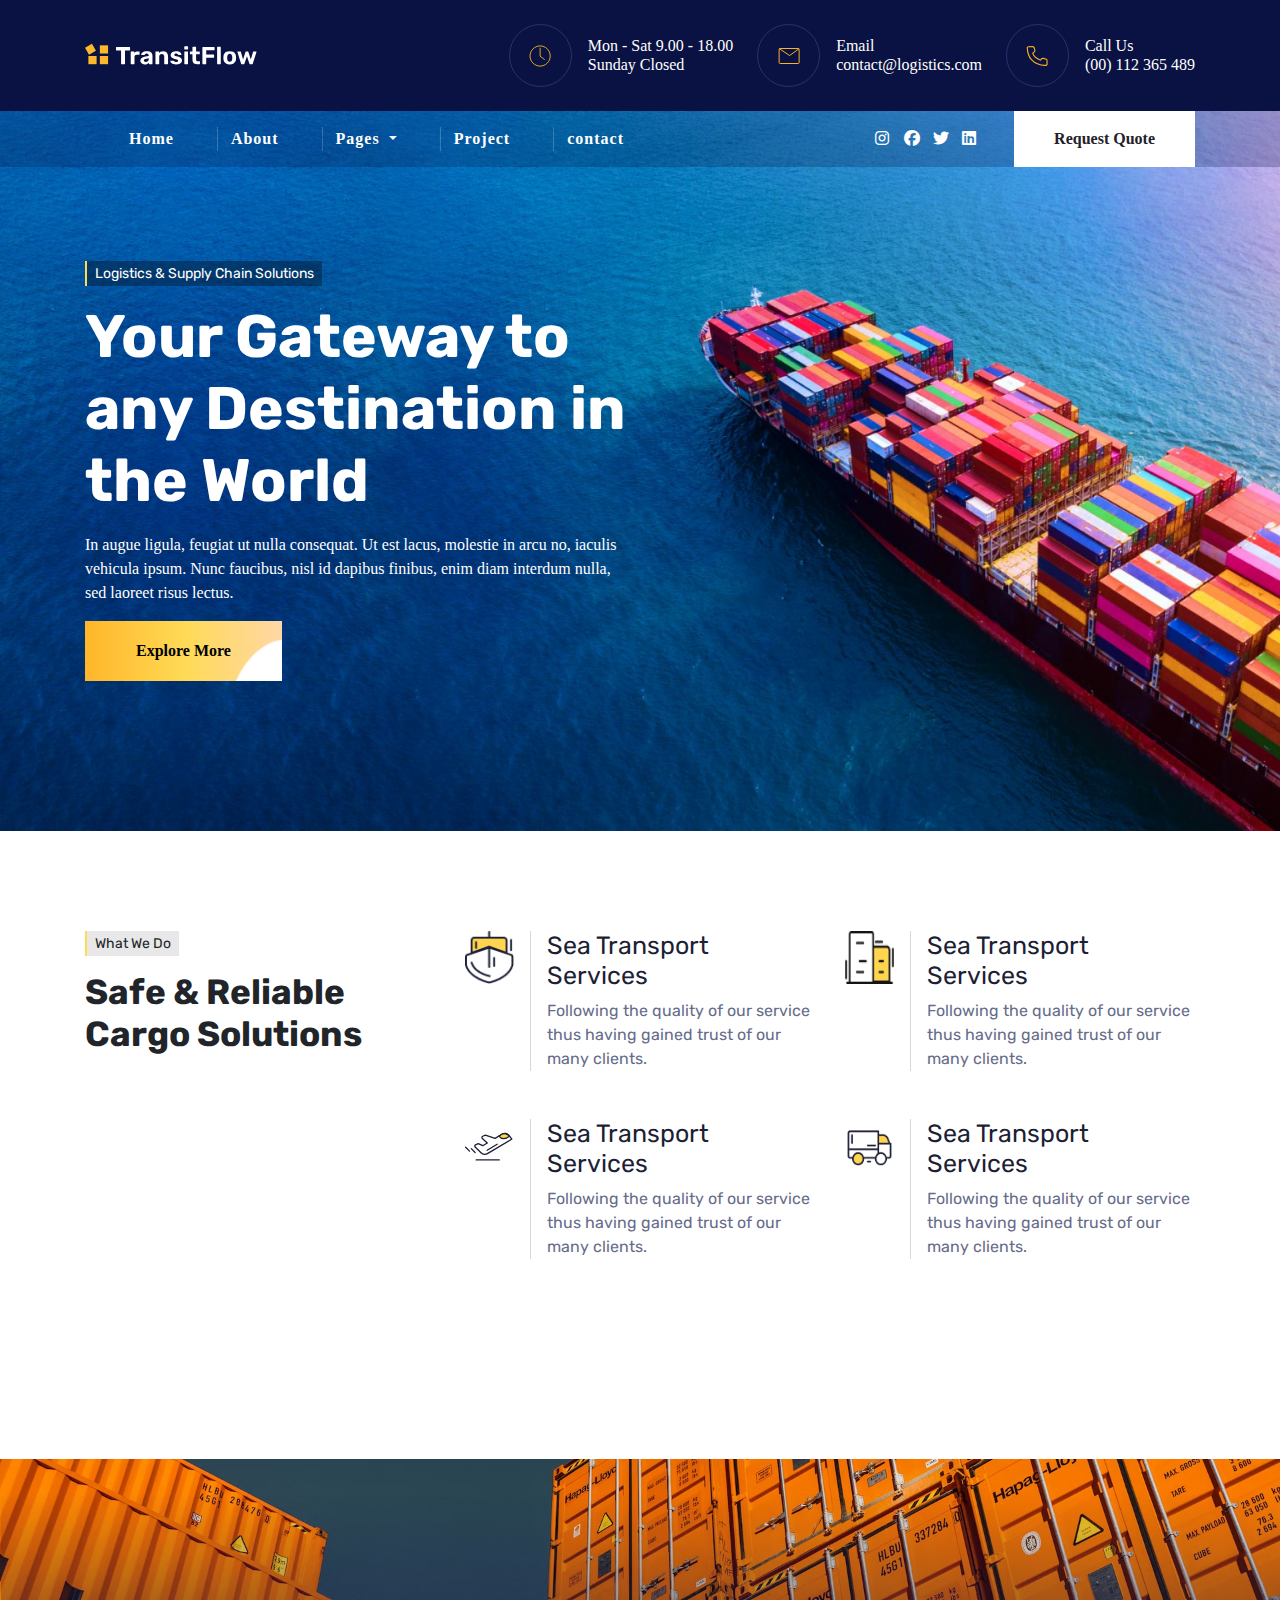
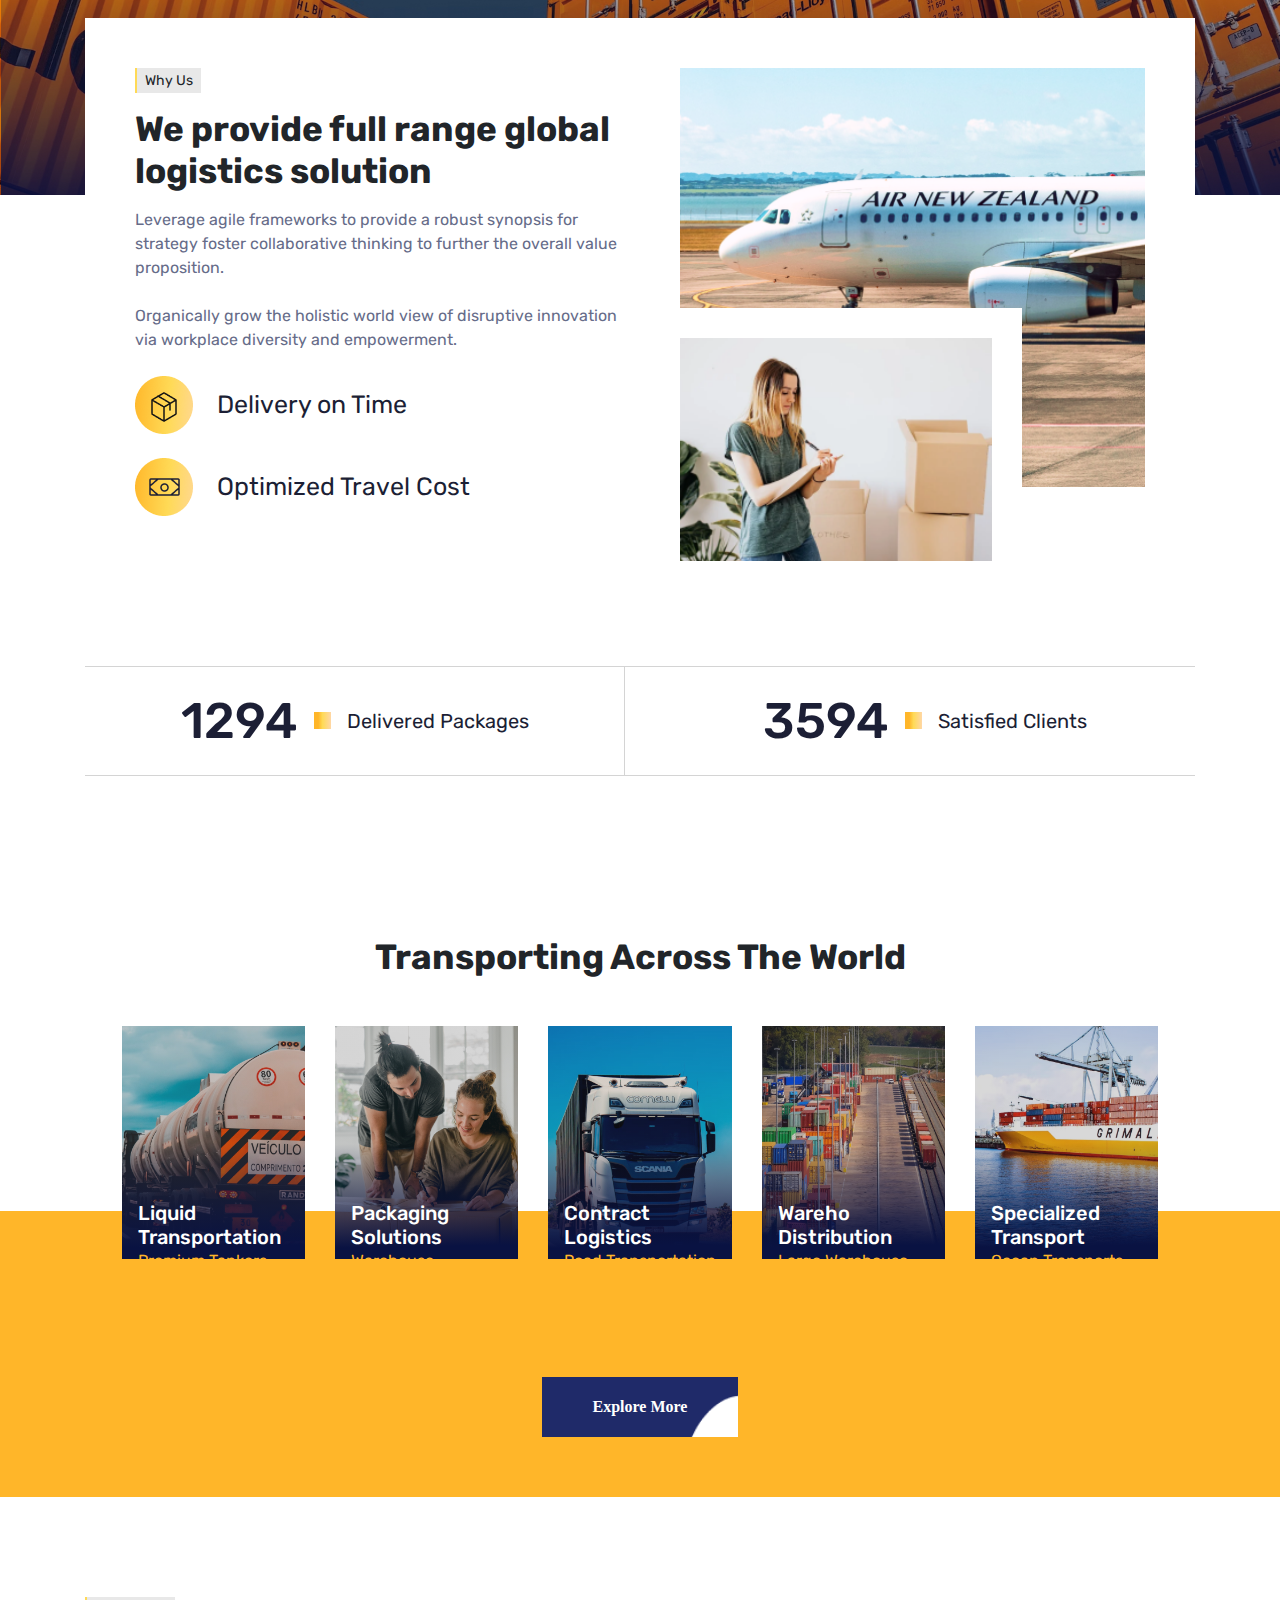
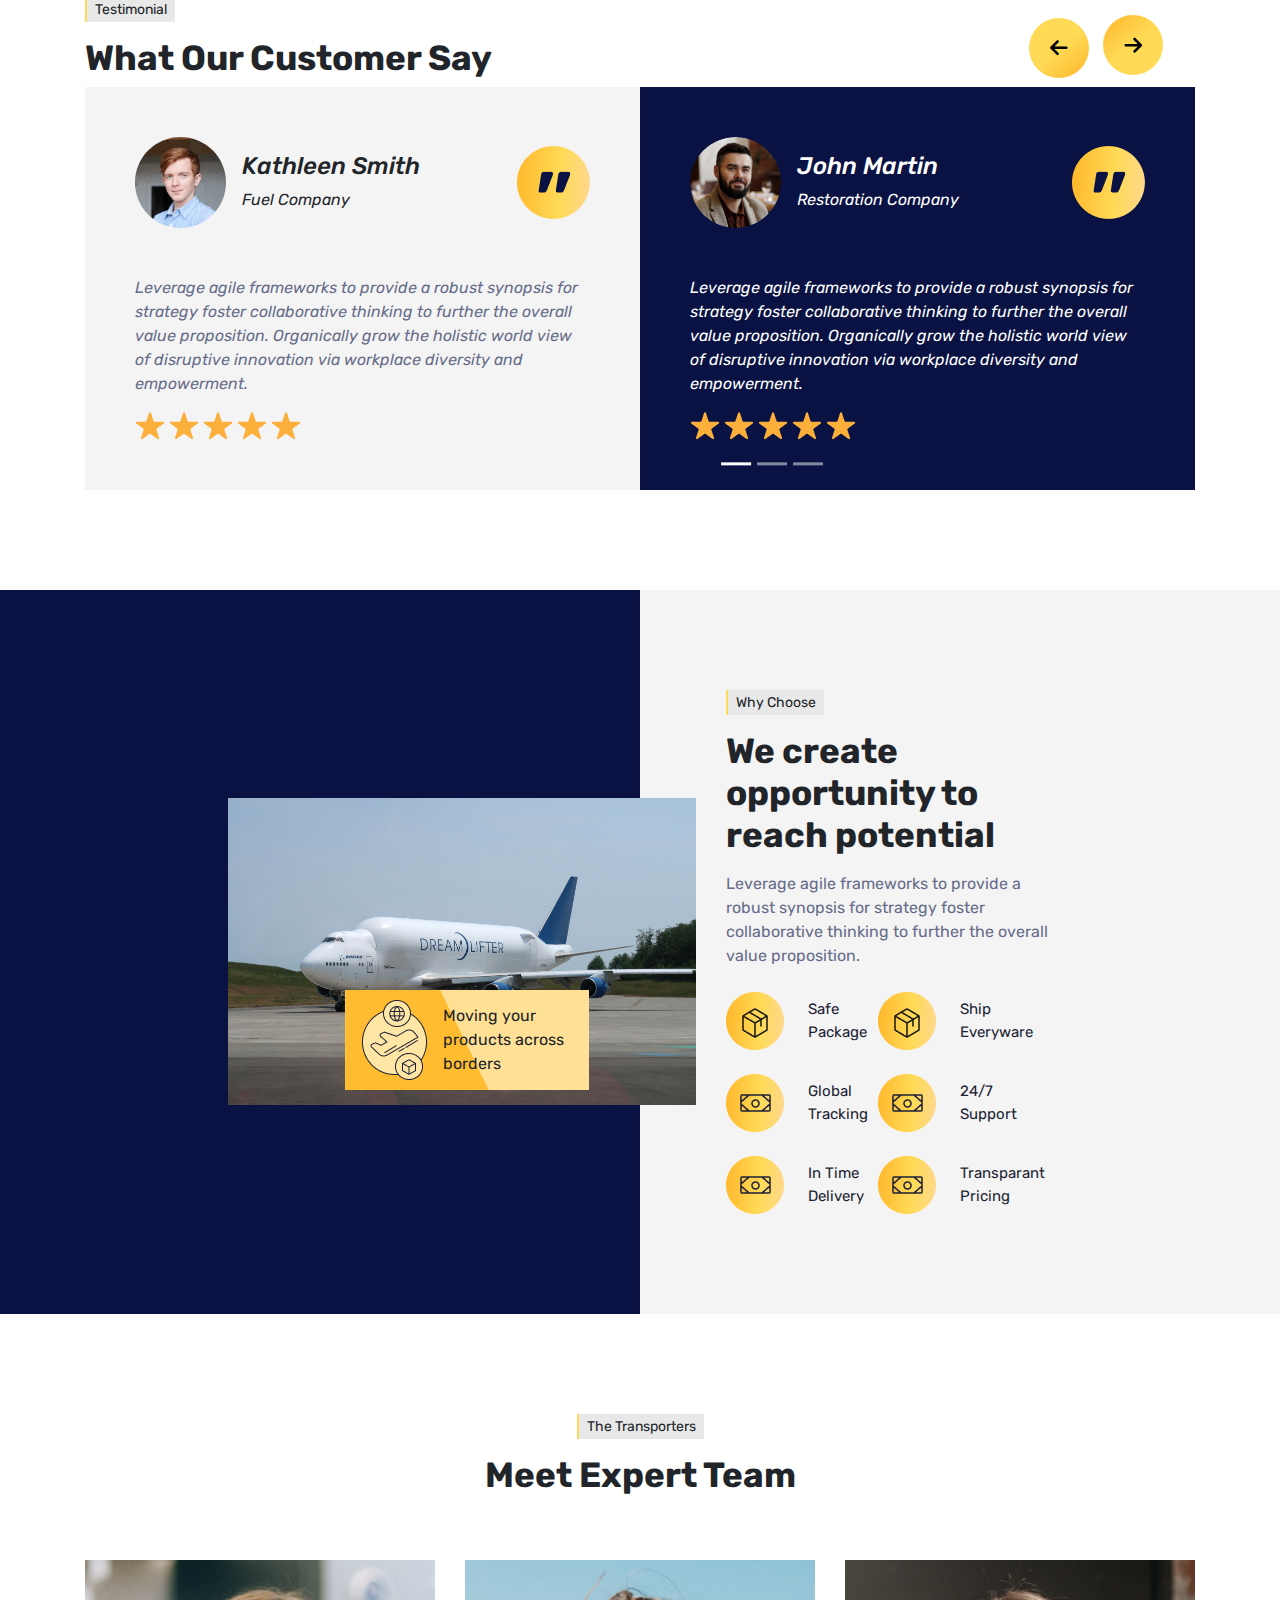
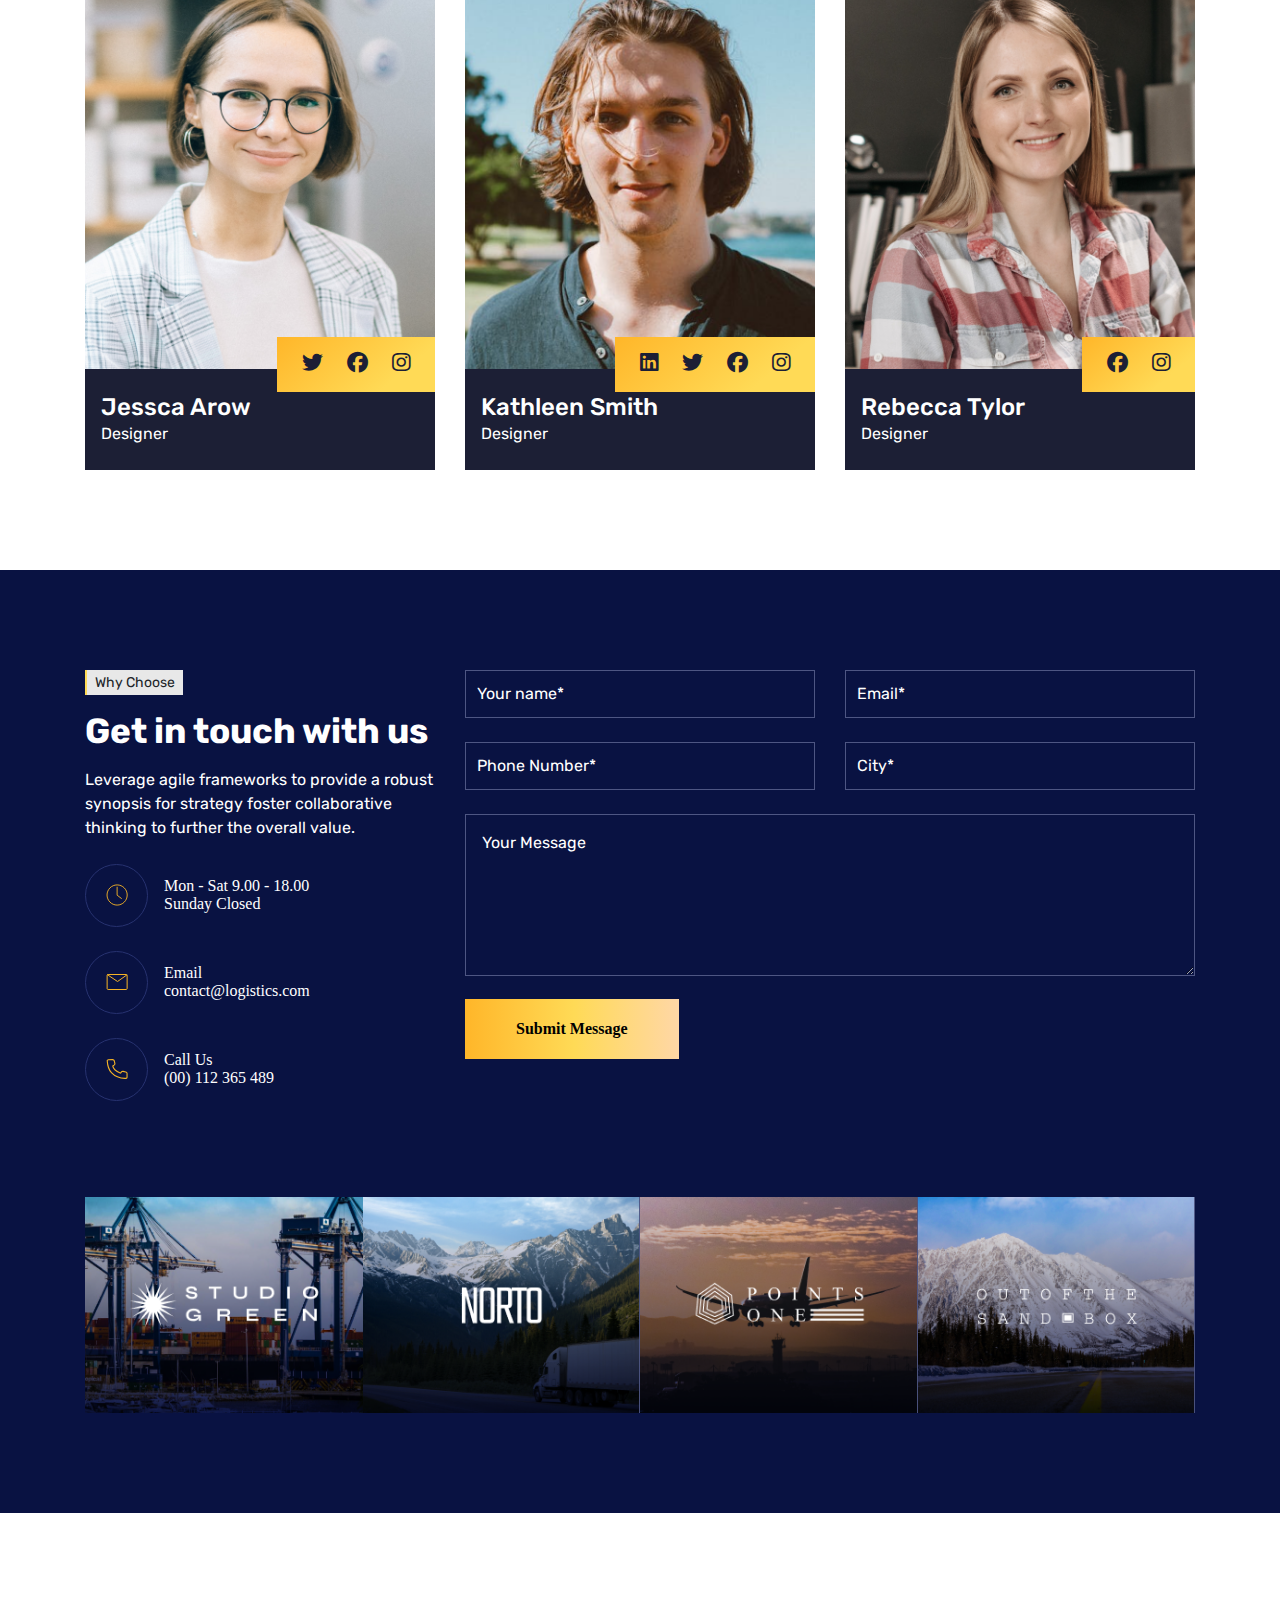
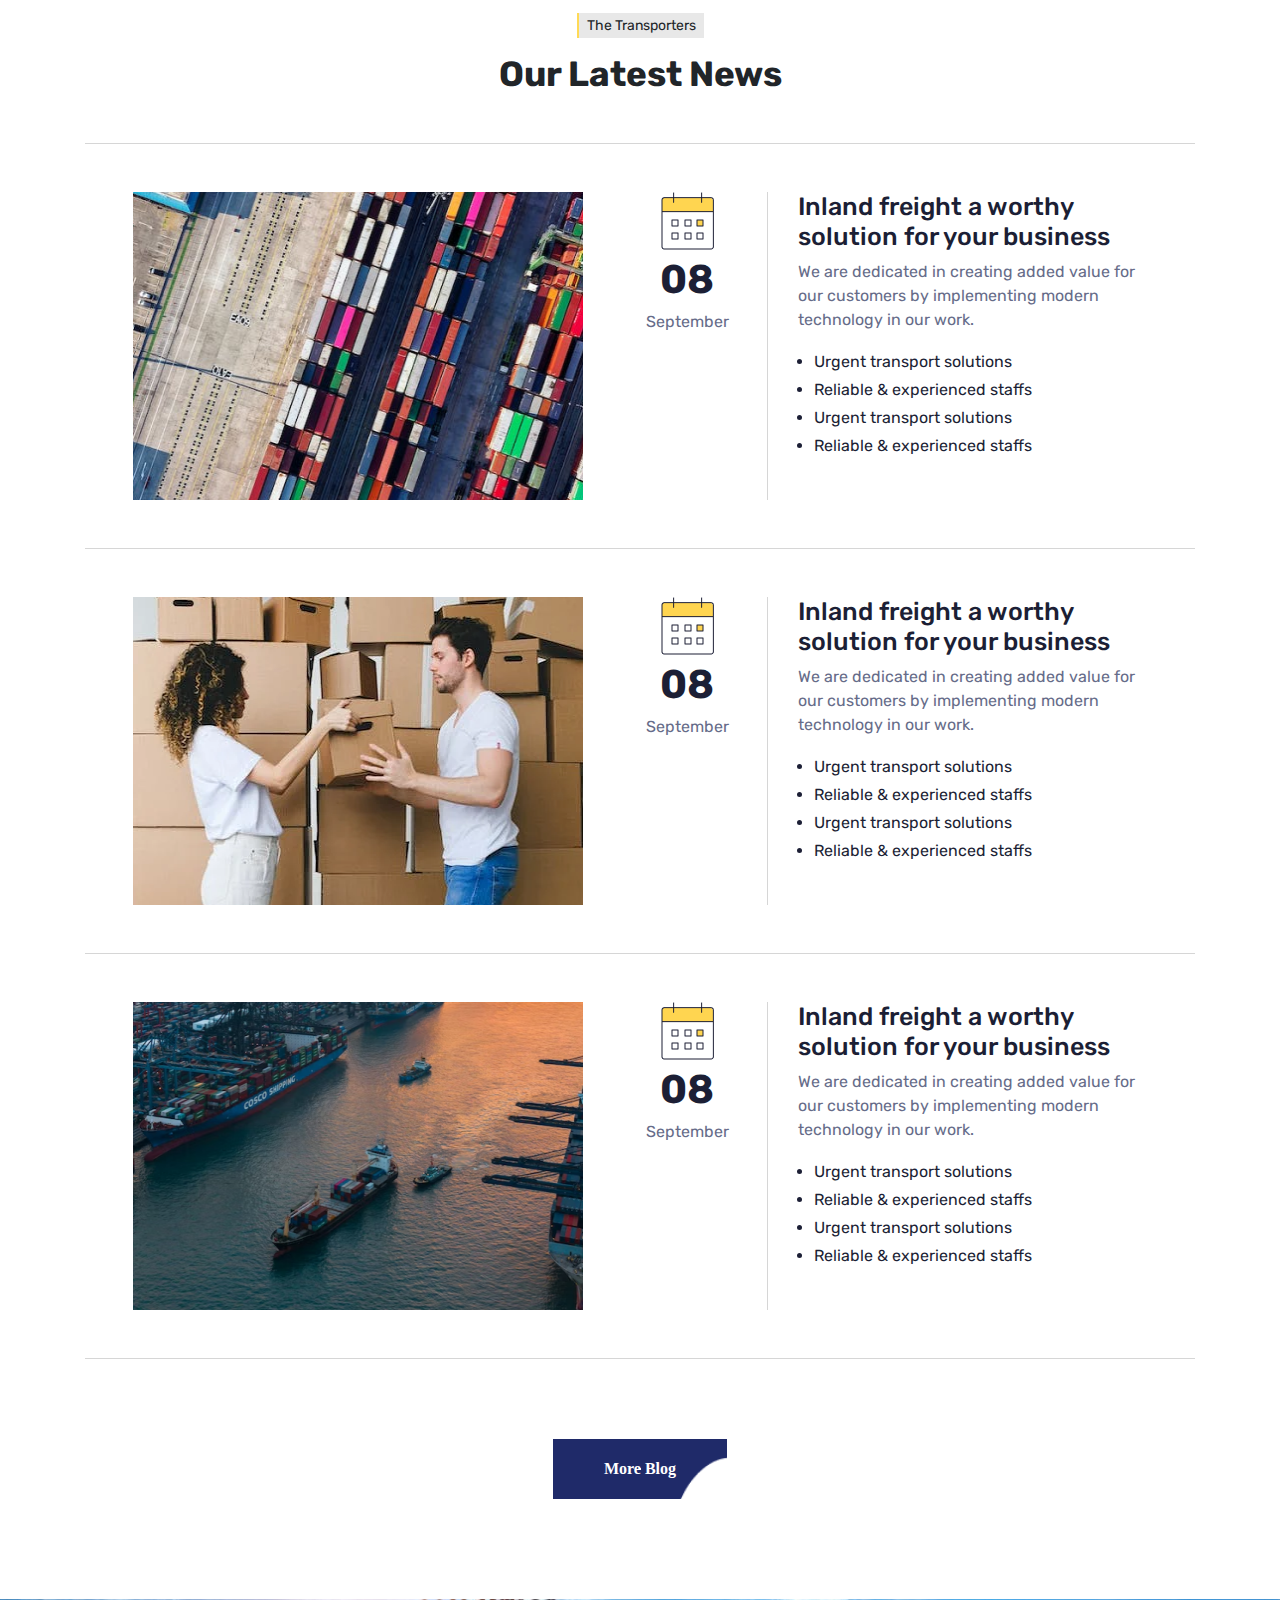
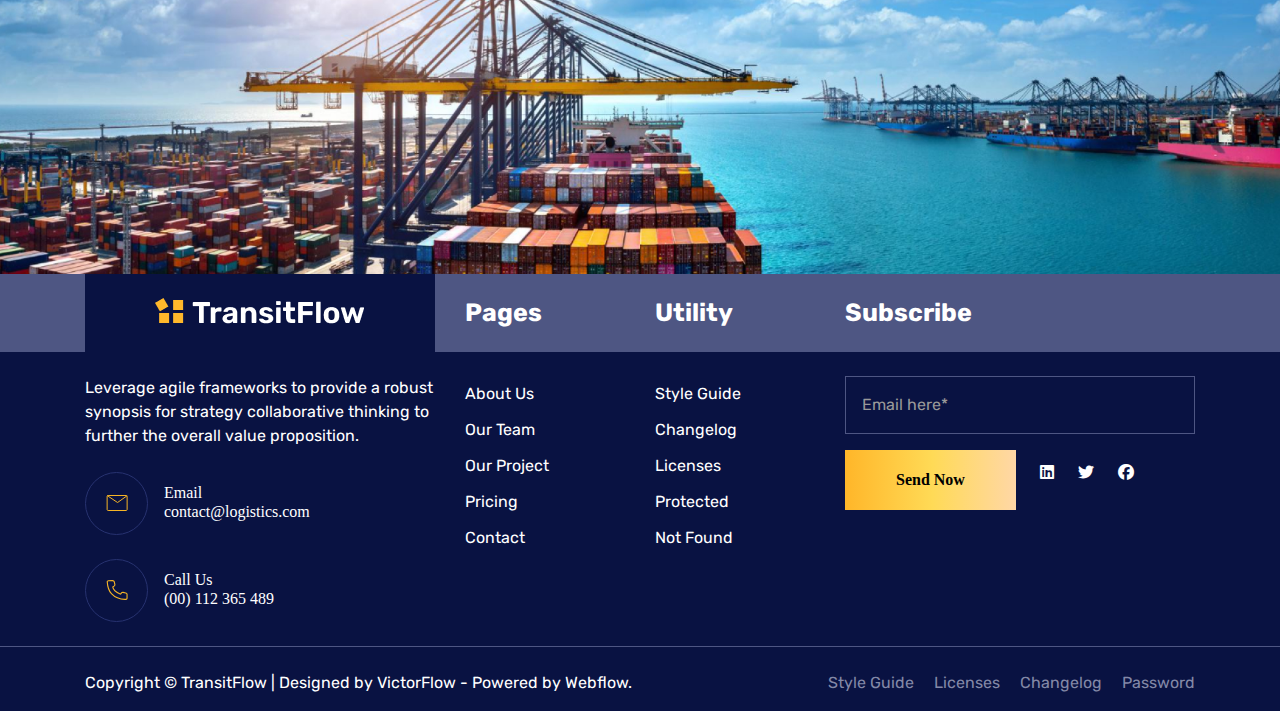
<file: index.html>
<!DOCTYPE html>
<html lang="en">

<head>
    <meta charset="UTF-8" />
    <meta name="viewport" content="width=device-width, initial-scale=1.0" />
    <title>Change Log</title>
    <link rel="stylesheet" href="https://cdn.jsdelivr.net/npm/bootstrap@4.0.0/dist/css/bootstrap.min.css" />
    <link rel="preconnect" href="https://fonts.googleapis.com" />
    <link rel="stylesheet" href="https://cdnjs.cloudflare.com/ajax/libs/font-awesome/6.5.2/css/all.min.css" class="" />
    <link rel="preconnect" href="https://fonts.gstatic.com" crossorigin />
    <link href="https://fonts.googleapis.com/css2?family=Rubik:ital,wght@0,300..900;1,300..900&display=swap"
        rel="stylesheet" />
    <link rel="stylesheet" href="https://cdnjs.cloudflare.com/ajax/libs/font-awesome/6.5.1/css/all.min.css" />
    <link rel="stylesheet" href="css/page.css" />
    <link rel="icon" href="images/fevicon-icon.png" />
    <meta property="og:image" content="" />
</head>

<body>
    <header class="header" id="header"></header>
    <section class="sec-1">
        <div class="container">
            <div class="Chain-Solutions">
                <span class="text-white py-1 px-2">Logistics & Supply Chain Solutions</span>
                <h1 class="text-white pt-3">
                    Your Gateway to any Destination in the World
                </h1>
                <p class="text-white pt-2">
                    In augue ligula, feugiat ut nulla consequat. Ut est lacus, molestie
                    in arcu no, iaculis vehicula ipsum. Nunc faucibus, nisl id dapibus
                    finibus, enim diam interdum nulla, sed laoreet risus lectus.
                </p>
                <button class="button-tab border-0">Explore More</button>
            </div>
            <div class="sec-1-222"></div>
        </div>
    </section>

    <section class="sec-2">
        <div class="container">
            <div class="row">
                <div class="col-xl-4 col-lg-4 col-md-12 col-sm-12 col-12">
                    <div class="safe-Solutions">
                        <span class="py-1 px-2"> What We Do</span>
                        <h4 class="mt-3">Safe & Reliable Cargo Solutions</h4>
                    </div>
                </div>
                <div class="col-lg-12 col-xl-8">
                    <div class="row">
                        <div class="col-xl-6 col-lg-6 col-md-6 col-sm-12 col-12">
                            <div class="d-flex justify-content-between topping">
                                <div class="icon-img">
                                    <img src="images/Icon.png" alt="" class="" />
                                </div>
                                <div class="Transport-Services pl-3 ml-3">
                                    <h4>Sea Transport Services</h4>
                                    <p class="m-0">
                                        Following the quality of our service thus having gained
                                        trust of our many clients.
                                    </p>
                                </div>
                            </div>
                        </div>
                        <div class="col-xl-6 col-lg-6 col-md-6 col-sm-12 col-12">
                            <div class="d-flex justify-content-between topping">
                                <div class="icon-img">
                                    <img src="images/Icon1.png" alt="" class="" />
                                </div>
                                <div class="Transport-Services pl-3 ml-3">
                                    <h4>Sea Transport Services</h4>
                                    <p class="m-0">
                                        Following the quality of our service thus having gained
                                        trust of our many clients.
                                    </p>
                                </div>
                            </div>
                        </div>
                        <div class="col-xl-6 col-lg-6 col-md-6 col-sm-12 col-12">
                            <div class="d-flex justify-content-between mt-5 topping">
                                <div class="icon-img">
                                    <img src="images/Icon-2.svg" alt="" class="" />
                                </div>
                                <div class="Transport-Services pl-3 ml-3">
                                    <h4>Sea Transport Services</h4>
                                    <p class="m-0">
                                        Following the quality of our service thus having gained
                                        trust of our many clients.
                                    </p>
                                </div>
                            </div>
                        </div>
                        <div class="col-xl-6 col-lg-6 col-md-6 col-sm-12 col-12">
                            <div class="d-flex justify-content-between mt-5 topping">
                                <div class="icon-img">
                                    <img src="images/Icon-3.png" alt="" class="" />
                                </div>
                                <div class="Transport-Services pl-3 ml-3">
                                    <h4>Sea Transport Services</h4>
                                    <p class="m-0">
                                        Following the quality of our service thus having gained
                                        trust of our many clients.
                                    </p>
                                </div>
                            </div>
                        </div>
                    </div>
                </div>
            </div>
        </div>
    </section>
    <section class="sec-3">
        <div class="">
            <img src="images/Background.jpg" alt="" class="" width="100%" />
        </div>
    </section>
    <section class="sec-4">
        <div class="container">
            <div class="margin-toping-0">
                <div class="row">
                    <div class="col-xl-6 col-lg-6 col-md-12 col-sm-12 col-12">
                        <div>
                            <div class="safe-Solutions">
                                <span class="py-1 px-2"> Why Us</span>
                                <h4 class="mt-3">
                                    We provide full range global logistics solution
                                </h4>
                                <div class="Transport-Services border-0">
                                    <p class="mb-0 mt-3">
                                        Leverage agile frameworks to provide a robust synopsis for
                                        strategy foster collaborative thinking to further the
                                        overall value proposition.
                                    </p>
                                    <p class="mb-0 mt-4">
                                        Organically grow the holistic world view of disruptive
                                        innovation via workplace diversity and empowerment.
                                    </p>
                                </div>

                                <div class="icon-4-img d-flex align-items-center mt-4">
                                    <img src="images/Icon4.png" alt="" class="" />
                                    <p class="pl-4 m-0">Delivery on Time</p>
                                </div>

                                <div class="icon-4-img d-flex align-items-center mt-4">
                                    <img src="images/Icon5.png" alt="" class="" />
                                    <p class="pl-4 m-0">Optimized Travel Cost</p>
                                </div>
                            </div>
                        </div>
                    </div>
                    <div class="col-xl-6 col-lg-6 col-md-12 col-sm-12 col-12">
                        <div class="year-plan text-right position-relative">
                            <img src="images/year.png" alt="" class="img-11" />
                            <img src="images/Image (1).png" alt="" class="girl-img position-absolute" />
                        </div>
                    </div>
                </div>
            </div>
        </div>
    </section>
    <section class="sec-5">
        <div class="container">
            <div class="border-i-px">
                <div class="row">
                    <div class="col-12 col-md-6 col-lg-6">
                        <div class="Delivered-Packages d-flex align-items-center justify-content-center py-4">
                            <h3 class="mb-0">1294</h3>
                            <span class="mx-3"></span>
                            <p class="mb-0">Delivered Packages</p>
                        </div>
                    </div>
                    <div class="col-12 col-md-6 col-lg-6">
                        <div class="Delivered-Packages d-flex align-items-center justify-content-center py-4 border-0">
                            <h3 class="mb-0">3594</h3>
                            <span class="mx-3"></span>
                            <p class="mb-0">Satisfied Clients</p>
                        </div>
                    </div>
                </div>
            </div>
        </div>
    </section>

    <section class="sec-6">
        <div class="container-fluid">
            <div class="safe-Solutions">
                <h4 class="Transport text-center mb-5">
                    Transporting Across The World
                </h4>
            </div>
            <div class="row justify-content-center">
                <div class="col-12 col-md-4 col-lg-6 col-xl-2">
                    <div class="after-img-color">
                        <img src="images/tone.png" alt="" class="" width="100%" />
                    </div>
                    <div class="Transportation-liquid pl-3">
                        <h4 class="m-0">Liquid Transportation</h4>
                        <p class="m-0">Premium Tankers</p>
                    </div>
                </div>
                <div class="col-12 col-md-4 col-lg-6 col-xl-2">
                    <div class="after-img-color">
                        <img src="images/ttrue.png" alt="" class="" width="100%" />
                    </div>
                    <div class="Transportation-liquid pl-3">
                        <h4 class="m-0">Packaging Solutions</h4>
                        <p class="m-0">Warehouse Management</p>
                    </div>
                </div>
                <div class="col-12 col-md-4 col-lg-6 col-xl-2">
                    <div class="after-img-color">
                        <img src="images/tthree.png" alt="" class="" width="100%" />
                    </div>
                    <div class="Transportation-liquid pl-3">
                        <h4 class="m-0">Contract Logistics</h4>
                        <p class="m-0">Road Transportation</p>
                    </div>
                </div>
                <div class="col-12 col-md-4 col-lg-6 col-xl-2">
                    <div class="after-img-color">
                        <img src="images/tfoure.png" alt="" class="" width="100%" />
                    </div>
                    <div class="Transportation-liquid pl-3">
                        <h4 class="m-0">Wareho Distribution</h4>
                        <p class="m-0">Large Warehouse</p>
                    </div>
                </div>
                <div class="col-12 col-md-4 col-lg-6 col-xl-2">
                    <div class="after-img-color">
                        <img src="images/tfive.png" alt="" class="" width="100%" />
                    </div>
                    <div class="Transportation-liquid pl-3">
                        <h4 class="m-0">Specialized Transport</h4>
                        <p class="m-0">Ocean Transports</p>
                    </div>
                </div>
            </div>
            <div class="Chain-Solutions new-bg-color">
                <button class="button-tab border-0 text-white">Explore More</button>
            </div>
        </div>
    </section>

    <section class="sec-7">
        <div class="container">
            <div class="safe-Solutions">
                <span class="py-1 px-2"> Testimonial</span>
                <h4 class="mt-3">What Our Customer Say</h4>
            </div>
            <div id="demo" class="carousel slide" data-ride="carousel">
                <!-- Indicators -->
                <ul class="carousel-indicators ca-ndicators">
                    <li data-target="#demo" data-slide-to="0" class="active"></li>
                    <li data-target="#demo" data-slide-to="1"></li>
                    <li data-target="#demo" data-slide-to="2"></li>
                </ul>
                <div class="carousel-inner">
                    <div class="carousel-item active">
                        <div class="row no-gutters">
                            <div class="col-12 col-md-12 col-lg-6 col-xl-6 col-sm-12 pr-0">
                                <div class="padding-50">
                                    <div class="d-flex align-items-center justify-content-between">
                                        <div class="d-flex align-items-center">
                                            <div class="ruled">
                                                <img src="images/1fueloto.png" alt="" />
                                            </div>
                                            <div class="1-fueloto pl-3">
                                                <h4>Kathleen Smith</h4>
                                                <span> Fuel Company </span>
                                            </div>
                                        </div>
                                        <div>
                                            <img src="images/icon-33.png" alt="" class="" />
                                        </div>
                                    </div>
                                    <div class="Transport-Services mt-5 border-0">
                                        <p>
                                            Leverage agile frameworks to provide a robust synopsis
                                            for strategy foster collaborative thinking to further
                                            the overall value proposition. Organically grow the
                                            holistic world view of disruptive innovation via
                                            workplace diversity and empowerment.
                                        </p>
                                        <div class="mt-3">
                                            <img src="images/Star 2.png" alt="" />
                                            <img src="images/Star 2.png" alt="" />
                                            <img src="images/Star 2.png" alt="" />
                                            <img src="images/Star 2.png" alt="" />
                                            <img src="images/Star 2.png" alt="" />
                                        </div>
                                    </div>
                                </div>
                            </div>
                            <div class="col-12 col-md-12 col-lg-6 col-xl-6 col-sm-12 pr-0">
                                <div class="padding-50 padding-55">
                                    <div class="d-flex align-items-center justify-content-between">
                                        <div class="d-flex align-items-center">
                                            <div class="ruled">
                                                <img src="images/User.png" alt="" />
                                            </div>
                                            <div class="1-fueloto pl-3">
                                                <h4 class="text-white">John Martin</h4>
                                                <span class="text-white"> Restoration Company </span>
                                            </div>
                                        </div>
                                        <div>
                                            <img src="images/icon-33.png" alt="" class="" />
                                        </div>
                                    </div>
                                    <div class="Transport-Services mt-5 border-0">
                                        <p class="text-white">
                                            Leverage agile frameworks to provide a robust synopsis
                                            for strategy foster collaborative thinking to further
                                            the overall value proposition. Organically grow the
                                            holistic world view of disruptive innovation via
                                            workplace diversity and empowerment.
                                        </p>
                                        <div class="mt-3">
                                            <img src="images/Star 2.png" alt="" />
                                            <img src="images/Star 2.png" alt="" />
                                            <img src="images/Star 2.png" alt="" />
                                            <img src="images/Star 2.png" alt="" />
                                            <img src="images/Star 2.png" alt="" />
                                        </div>
                                    </div>
                                </div>
                            </div>
                        </div>
                    </div>
                    <div class="carousel-item">
                        <div class="row">
                            <div class="col-12 col-md-12 col-lg-6 col-xl-6 col-sm-12 pr-0">
                                <div class="padding-50">
                                    <div class="d-flex align-items-center justify-content-between">
                                        <div class="d-flex align-items-center">
                                            <div class="ruled">
                                                <img src="images/1fueloto.png" alt="" />
                                            </div>
                                            <div class="1-fueloto pl-3">
                                                <h4>Kathleen Smith</h4>
                                                <span> Fuel Company </span>
                                            </div>
                                        </div>
                                        <div>
                                            <img src="images/icon-33.png" alt="" class="" />
                                        </div>
                                    </div>
                                    <div class="Transport-Services mt-5 border-0">
                                        <p>
                                            Leverage agile frameworks to provide a robust synopsis
                                            for strategy foster collaborative thinking to further
                                            the overall value proposition. Organically grow the
                                            holistic world view of disruptive innovation via
                                            workplace diversity and empowerment.
                                        </p>
                                        <div class="mt-3">
                                            <img src="images/Star 2.png" alt="" />
                                            <img src="images/Star 2.png" alt="" />
                                            <img src="images/Star 2.png" alt="" />
                                            <img src="images/Star 2.png" alt="" />
                                            <img src="images/Star 2.png" alt="" />
                                        </div>
                                    </div>
                                </div>
                            </div>
                            <div class="col-12 col-md-12 col-lg-6 col-xl-6 col-sm-12 pl-0">
                                <div class="padding-50 padding-55">
                                    <div class="d-flex align-items-center justify-content-between">
                                        <div class="d-flex align-items-center">
                                            <div class="ruled">
                                                <img src="images/User.png" alt="" />
                                            </div>
                                            <div class="1-fueloto pl-3">
                                                <h4 class="text-white">John Martin</h4>
                                                <span class="text-white"> Restoration Company </span>
                                            </div>
                                        </div>
                                        <div>
                                            <img src="images/icon-33.png" alt="" class="" />
                                        </div>
                                    </div>
                                    <div class="Transport-Services mt-5 border-0">
                                        <p class="text-white">
                                            Leverage agile frameworks to provide a robust synopsis
                                            for strategy foster collaborative thinking to further
                                            the overall value proposition. Organically grow the
                                            holistic world view of disruptive innovation via
                                            workplace diversity and empowerment.
                                        </p>
                                        <div class="mt-3">
                                            <img src="images/Star 2.png" alt="" />
                                            <img src="images/Star 2.png" alt="" />
                                            <img src="images/Star 2.png" alt="" />
                                            <img src="images/Star 2.png" alt="" />
                                            <img src="images/Star 2.png" alt="" />
                                        </div>
                                    </div>
                                </div>
                            </div>
                        </div>
                    </div>
                    <div class="carousel-item">
                        <div class="row">
                            <div class="col-12 col-md-12 col-lg-6 col-xl-6 col-sm-12 pr-0">
                                <div class="padding-50">
                                    <div class="d-flex align-items-center justify-content-between">
                                        <div class="d-flex align-items-center">
                                            <div class="ruled">
                                                <img src="images/1fueloto.png" alt="" />
                                            </div>
                                            <div class="1-fueloto pl-3">
                                                <h4>Kathleen Smith</h4>
                                                <span> Fuel Company </span>
                                            </div>
                                        </div>
                                        <div>
                                            <img src="images/icon-33.png" alt="" class="" />
                                        </div>
                                    </div>
                                    <div class="Transport-Services mt-5 border-0">
                                        <p>
                                            Leverage agile frameworks to provide a robust synopsis
                                            for strategy foster collaborative thinking to further
                                            the overall value proposition. Organically grow the
                                            holistic world view of disruptive innovation via
                                            workplace diversity and empowerment.
                                        </p>
                                        <div class="mt-3">
                                            <img src="images/Star 2.png" alt="" />
                                            <img src="images/Star 2.png" alt="" />
                                            <img src="images/Star 2.png" alt="" />
                                            <img src="images/Star 2.png" alt="" />
                                            <img src="images/Star 2.png" alt="" />
                                        </div>
                                    </div>
                                </div>
                            </div>
                            <div class="col-12 col-md-12 col-lg-6 col-xl-6 col-sm-12 pl-0">
                                <div class="padding-50 padding-55">
                                    <div class="d-flex align-items-center justify-content-between">
                                        <div class="d-flex align-items-center">
                                            <div class="ruled">
                                                <img src="images/User.png" alt="" />
                                            </div>
                                            <div class="1-fueloto pl-3">
                                                <h4 class="text-white">John Martin</h4>
                                                <span class="text-white"> Restoration Company </span>
                                            </div>
                                        </div>
                                        <div>
                                            <img src="images/icon-33.png" alt="" class="" />
                                        </div>
                                    </div>
                                    <div class="Transport-Services mt-5 border-0">
                                        <p class="text-white">
                                            Leverage agile frameworks to provide a robust synopsis
                                            for strategy foster collaborative thinking to further
                                            the overall value proposition. Organically grow the
                                            holistic world view of disruptive innovation via
                                            workplace diversity and empowerment.
                                        </p>
                                        <div class="mt-3">
                                            <img src="images/Star 2.png" alt="" />
                                            <img src="images/Star 2.png" alt="" />
                                            <img src="images/Star 2.png" alt="" />
                                            <img src="images/Star 2.png" alt="" />
                                            <img src="images/Star 2.png" alt="" />
                                        </div>
                                    </div>
                                </div>
                            </div>
                        </div>
                    </div>
                </div>

                <!-- Left and right controls -->
                <a class="carousel-control-prev" href="#demo" data-slide="prev">
                    <span class="carousel-control-prev-icon"><i class="fa-solid fa-arrow-left"></i></span>
                </a>
                <a class="carousel-control-next" href="#demo" data-slide="next">
                    <span class="carousel-control-next-icon"><i class="fa-solid fa-arrow-left"></i></span>
                </a>
            </div>
        </div>
    </section>

    <section class="sec-8">
        <div class="container-fluid">
            <div class="row justify-content-center">
                <div class="col-12 col-xl-8">
                    <div class="row align-items-center justify-content-between">
                        <div class="col-xl-7 col-lg-6 col-md-12 col-sm-12 col-12">
                            <div class="position-relative">
                                <img src="images/yearhoto.png" alt="" width="100%" />

                                <div class="d-flex align-items-center gragiyant mx-auto position-absolute">
                                    <div class="gragiyant-1 d-flex align-items-center">
                                        <img src="images/glob.png" alt="" class="" />
                                        <p class="m-0 pl-3">
                                            Moving your products across borders
                                        </p>
                                    </div>
                                </div>
                            </div>
                        </div>

                        <div class="col-xl-5 col-lg-6 col-md-12 col-sm-12 col-12">
                            <div class="margin-toping-0-1">
                                <div class="safe-Solutions">
                                    <span class="py-1 px-2">Why Choose</span>
                                    <h4 class="mt-3">
                                        We create opportunity to reach potential
                                    </h4>
                                    <div class="Transport-Services border-0">
                                        <p class="mb-0 mt-3">
                                            Leverage agile frameworks to provide a robust synopsis
                                            for strategy foster collaborative thinking to further
                                            the overall value proposition.
                                        </p>
                                    </div>

                                    <div class="d-flex justify-content-between didplay-noen">
                                        <div>
                                            <div class="icon-4-img d-flex align-items-center mt-4">
                                                <img src="images/Icon4.png" alt="" class="" />
                                                <p class="pl-4 m-0 support">Safe Package</p>
                                            </div>

                                            <div class="icon-4-img d-flex align-items-center mt-4">
                                                <img src="images/Icon5.png" alt="" class="" />
                                                <p class="pl-4 m-0 support">Global Tracking</p>
                                            </div>
                                            <div class="icon-4-img d-flex align-items-center mt-4">
                                                <img src="images/Icon5.png" alt="" class="" />
                                                <p class="pl-4 m-0 support">In Time Delivery</p>
                                            </div>
                                        </div>
                                        <div>
                                            <div class="icon-4-img d-flex align-items-center mt-4">
                                                <img src="images/Icon4.png" alt="" class="" />
                                                <p class="pl-4 m-0 support">Ship Everyware</p>
                                            </div>

                                            <div class="icon-4-img d-flex align-items-center mt-4">
                                                <img src="images/Icon5.png" alt="" class="" />
                                                <p class="pl-4 m-0 support">24/7 Support</p>
                                            </div>
                                            <div class="icon-4-img d-flex align-items-center mt-4">
                                                <img src="images/Icon5.png" alt="" class="" />
                                                <p class="pl-4 m-0 support">Transparant Pricing</p>
                                            </div>
                                        </div>
                                    </div>
                                </div>
                            </div>
                        </div>
                    </div>
                </div>
            </div>
        </div>
    </section>

    <section class="sec-9">
        <div class="container">
            <div class="safe-Solutions text-center mb-5">
                <span class="py-1 px-2">The Transporters</span>
                <h4 class="mt-3">Meet Expert Team</h4>
            </div>
            <div class="row">
                <div class="col-xl-4 col-lg-4 col-md-6 col-sm-12 col-12">
                    <div class="position-relative mt-3">
                        <img src="images/casmisge.png" alt="" class="" width="100%" />
                        <div class="position-absolute twitter-22">
                            <i class="fa-brands fa-twitter p-0"></i>
                            <i class="fa-brands fa-facebook"></i>
                            <i class="fa-brands fa-instagram"></i>
                        </div>
                    </div>
                    <div class="pl-3 Jessca-arrow py-4">
                        <h4 class="m-0 text-white">Jessca Arow</h4>
                        <p class="m-0 text-white">Designer</p>
                    </div>
                </div>
                <div class="col-xl-4 col-lg-4 col-md-6 col-sm-12 col-12">
                    <div class="position-relative mt-3">
                        <img src="images/manshhoto.png" alt="" class="" width="100%" />
                        <div class="position-absolute twitter-22">
                            <i class="fa-brands fa-linkedin p-0"></i>
                            <i class="fa-brands fa-twitter"></i>
                            <i class="fa-brands fa-facebook"></i>
                            <i class="fa-brands fa-instagram"></i>
                        </div>
                    </div>
                    <div class="pl-3 Jessca-arrow py-4">
                        <h4 class="m-0 text-white">Kathleen Smith</h4>
                        <p class="m-0 text-white">Designer</p>
                    </div>
                </div>
                <div class="col-xl-4 col-lg-4 col-md-6 col-sm-12 col-12">
                    <div class="position-relative mt-3">
                        <img src="images/ingrejanage.png" alt="" class="" width="100%" />
                        <div class="position-absolute twitter-22">
                            <i class="fa-brands fa-facebook p-0"></i>
                            <i class="fa-brands fa-instagram"></i>
                        </div>
                    </div>
                    <div class="pl-3 Jessca-arrow py-4">
                        <h4 class="m-0 text-white">Rebecca Tylor</h4>
                        <p class="m-0 text-white">Designer</p>
                    </div>
                </div>
            </div>
        </div>
    </section>

    <section class="sec-10">
        <div class="container">
            <div class="row">
                <div class="col-xl-4 col-lg-4 col-md-4 col-sm-12 col-12">
                    <div class="safe-Solutions">
                        <span class="py-1 px-2">Why Choose</span>
                        <h4 class="mt-3 text-white">Get in touch with us</h4>
                        <div class="Transport-Services border-0">
                            <p class="mb-0 mt-3 text-white">
                                Leverage agile frameworks to provide a robust synopsis for
                                strategy foster collaborative thinking to further the overall
                                value.
                            </p>
                        </div>
                        <div>
                            <div class="d-flex align-items-center mt-4">
                                <div class="header-top-icon d-flex justify-content-center align-items-center">
                                    <img src="images/Group 2486.svg" />
                                </div>

                                <div class="Sunday-Closed pl-3">
                                    <p class="m-0 text-white">Mon - Sat 9.00 - 18.00</p>
                                    <p class="m-0 text-white">Sunday Closed</p>
                                </div>
                            </div>

                            <div class="d-flex align-items-center mt-4">
                                <div class="header-top-icon d-flex justify-content-center align-items-center">
                                    <img src="images/Group 2487.svg" />
                                </div>

                                <div class="Sunday-Closed pl-3">
                                    <p class="m-0 text-white">Email</p>
                                    <p class="m-0 text-white">contact@logistics.com</p>
                                </div>
                            </div>

                            <div class="d-flex align-items-center mt-4 mb-5">
                                <div class="header-top-icon d-flex justify-content-center align-items-center">
                                    <img src="images/Vector.svg" />
                                </div>

                                <div class="Sunday-Closed pl-3">
                                    <p class="m-0 text-white">Call Us</p>
                                    <p class="m-0 text-white">(00) 112 365 489</p>
                                </div>
                            </div>
                        </div>
                    </div>
                </div>
                <div class="col-xl-8 col-lg-8 col-md-8 col-sm-12 col-12">
                    <div class="row">
                        <div class="col-6">
                            <div class="playsolder">
                                <input type="text" class="" placeholder="Your name*" />
                            </div>
                        </div>
                        <div class="col-6">
                            <div class="playsolder">
                                <input type="text" class="" placeholder="Email*" />
                            </div>
                        </div>
                        <div class="col-6">
                            <div class="playsolder mt-4">
                                <input type="text" class="" placeholder="Phone Number*" />
                            </div>
                        </div>
                        <div class="col-6">
                            <div class="playsolder mt-4">
                                <input type="text" class="" placeholder="City*" />
                            </div>
                        </div>
                        <div class="col-12">
                            <textarea name="" placeholder="Your Message" id="" cols="" rows="6"
                                class="text-ariya pl-3 pt-3 mt-4"></textarea>
                        </div>
                    </div>
                    <div class="Chain-Solutions-1 mt-3">
                        <button class="button-tab border-0">Submit Message</button>
                    </div>
                </div>
            </div>
            <div class="row no-gutters">
                <div class="col-xl-3 col-lg-3 col-md-3 col-sm-6 col-12">
                    <div class="mt-5 ss">
                        <img src="images/workar.png" alt="" class="" width="100%" />
                    </div>
                </div>
                <div class="col-xl-3 col-lg-3 col-md-3 col-sm-6 col-12">
                    <div class="mt-5 ss">
                        <img src="images/workkar2.png" alt="" class="" width="100%" />
                    </div>
                </div>
                <div class="col-xl-3 col-lg-3 col-md-3 col-sm-6 col-12">
                    <div class="mt-5 ss">
                        <img src="images/workkar3.png" alt="" class="" width="100%" />
                    </div>
                </div>
                <div class="col-xl-3 col-lg-3 col-md-3 col-sm-6 col-12">
                    <div class="mt-5 ss">
                        <img src="images/workkar4.png" alt="" class="" width="100%" />
                    </div>
                </div>
            </div>
        </div>
    </section>
    <section class="sec-11">
        <div class="container">
            <div class="safe-Solutions text-center mb-5">
                <span class="py-1 px-2">The Transporters </span>
                <h4 class="mt-3">Our Latest News</h4>
            </div>
            <div class="freight-2 py-5">
                <div class="row justify-content-center">
                    <div class="col-xl-5 col-lg-5 col-md-5 col-sm-12 col-12">
                        <div class="latest-news position-relative">
                            <img src="images/Psdvehoto.png" alt="" class="" />
                            <div
                                class="position-absolute d-flex justify-content-center align-items-center top-0 border-and-bg">
                                <a href="#" class="d-inline-block text-white">Read More</a>
                            </div>
                        </div>
                    </div>
                    <div class="col-xl-2 col-lg-2 col-md-2 col-sm-12 col-12">
                        <div class="text-center Inland-ss">
                            <img src="images/iconshn.png" alt="" class="" />
                            <p class="m-0">08</p>
                            <span>September</span>
                        </div>
                    </div>
                    <div class="col-xl-4 col-lg-4 col-md-4 col-sm-12 col-12">
                        <div class="">
                            <div class="Transport-Services border-0 business-text">
                                <h3>Inland freight a worthy solution for your business</h3>
                                <p>
                                    We are dedicated in creating added value for our customers
                                    by implementing modern technology in our work.
                                </p>
                            </div>
                            <ol class="list-text-wo pl-3">
                                <li class="">Urgent transport solutions</li>
                                <li class="">Reliable & experienced staffs</li>
                                <li class="">Urgent transport solutions</li>
                                <li class="">Reliable & experienced staffs</li>
                            </ol>
                        </div>
                    </div>
                </div>
            </div>
            <div class="freight-2 py-5 border-top-0">
                <div class="row justify-content-center">
                    <div class="col-xl-5 col-lg-5 col-md-5 col-sm-12 col-12">
                        <div class="latest-news">
                            <img src="images/Pssshoto.png" alt="" class="" />
                            <div
                                class="position-absolute d-flex justify-content-center align-items-center top-0 border-and-bg">
                                <a href="#" class="d-inline-block text-white">Read More</a>
                            </div>
                        </div>
                    </div>
                    <div class="col-xl-2 col-lg-2 col-md-2 col-sm-12 col-12">
                        <div class="text-center Inland-ss">
                            <img src="images/iconshn.png" alt="" class="" />
                            <p class="m-0">08</p>
                            <span>September</span>
                        </div>
                    </div>
                    <div class="col-xl-4 col-lg-4 col-md-4 col-sm-12 col-12">
                        <div class="">
                            <div class="Transport-Services border-0 business-text">
                                <h3>Inland freight a worthy solution for your business</h3>
                                <p>
                                    We are dedicated in creating added value for our customers
                                    by implementing modern technology in our work.
                                </p>
                            </div>
                            <ol class="list-text-wo pl-3">
                                <li class="">Urgent transport solutions</li>
                                <li class="">Reliable & experienced staffs</li>
                                <li class="">Urgent transport solutions</li>
                                <li class="">Reliable & experienced staffs</li>
                            </ol>
                        </div>
                    </div>
                </div>
            </div>
            <div class="freight-2 py-5 border-top-0">
                <div class="row justify-content-center">
                    <div class="col-xl-5 col-lg-5 col-md-5 col-sm-12 col-12">
                        <div class="latest-news">
                            <img src="images/Psshoto.png" alt="" class="" />
                            <div
                                class="position-absolute d-flex justify-content-center align-items-center top-0 border-and-bg">
                                <a href="#" class="d-inline-block text-white">Read More</a>
                            </div>
                        </div>
                    </div>
                    <div class="col-xl-2 col-lg-2 col-md-2 col-sm-12 col-12">
                        <div class="text-center Inland-ss">
                            <img src="images/iconshn.png" alt="" class="" />
                            <p class="m-0">08</p>
                            <span>September</span>
                        </div>
                    </div>
                    <div class="col-xl-4 col-lg-4 col-md-4 col-sm-12 col-12">
                        <div class="">
                            <div class="Transport-Services border-0 business-text">
                                <h3>Inland freight a worthy solution for your business</h3>
                                <p>
                                    We are dedicated in creating added value for our customers
                                    by implementing modern technology in our work.
                                </p>
                            </div>
                            <ol class="list-text-wo pl-3">
                                <li class="">Urgent transport solutions</li>
                                <li class="">Reliable & experienced staffs</li>
                                <li class="">Urgent transport solutions</li>
                                <li class="">Reliable & experienced staffs</li>
                            </ol>
                        </div>
                    </div>
                </div>
            </div>
            <div class="Chain-Solutions new-bg-color">
                <button class="button-tab border-0 text-white new-bg-color-1">
                    More Blog
                </button>
            </div>
        </div>
    </section>
    <section class="sec-12">
        <img src="images/hfjtuoto.png" alt="" class="" width="100%" />
    </section>
    <footer class="footer-and" id="footer"></footer>
    <script src=" https://code.jquery.com/jquery-3.2.1.slim.min.js"></script>

    <script src="https://cdn.jsdelivr.net/npm/popper.js@1.12.9/dist/umd/popper.min.js"></script>
    <script src="https://cdn.jsdelivr.net/npm/bootstrap@4.0.0/dist/js/bootstrap.min.js"></script>
    <script src="js/header.js"></script>
    <script src="js/footer.js"></script>
    <script>
        document.getElementById("likeBtn").addEventListener("click", function () {
            // Handle like button click event
        });

        document
            .getElementById("colorPicker")
            .addEventListener("input", function () {
                let color = this.value;
                document.body.style.backgroundColor = color;
            });
    </script>
</body>

</html>
</file>
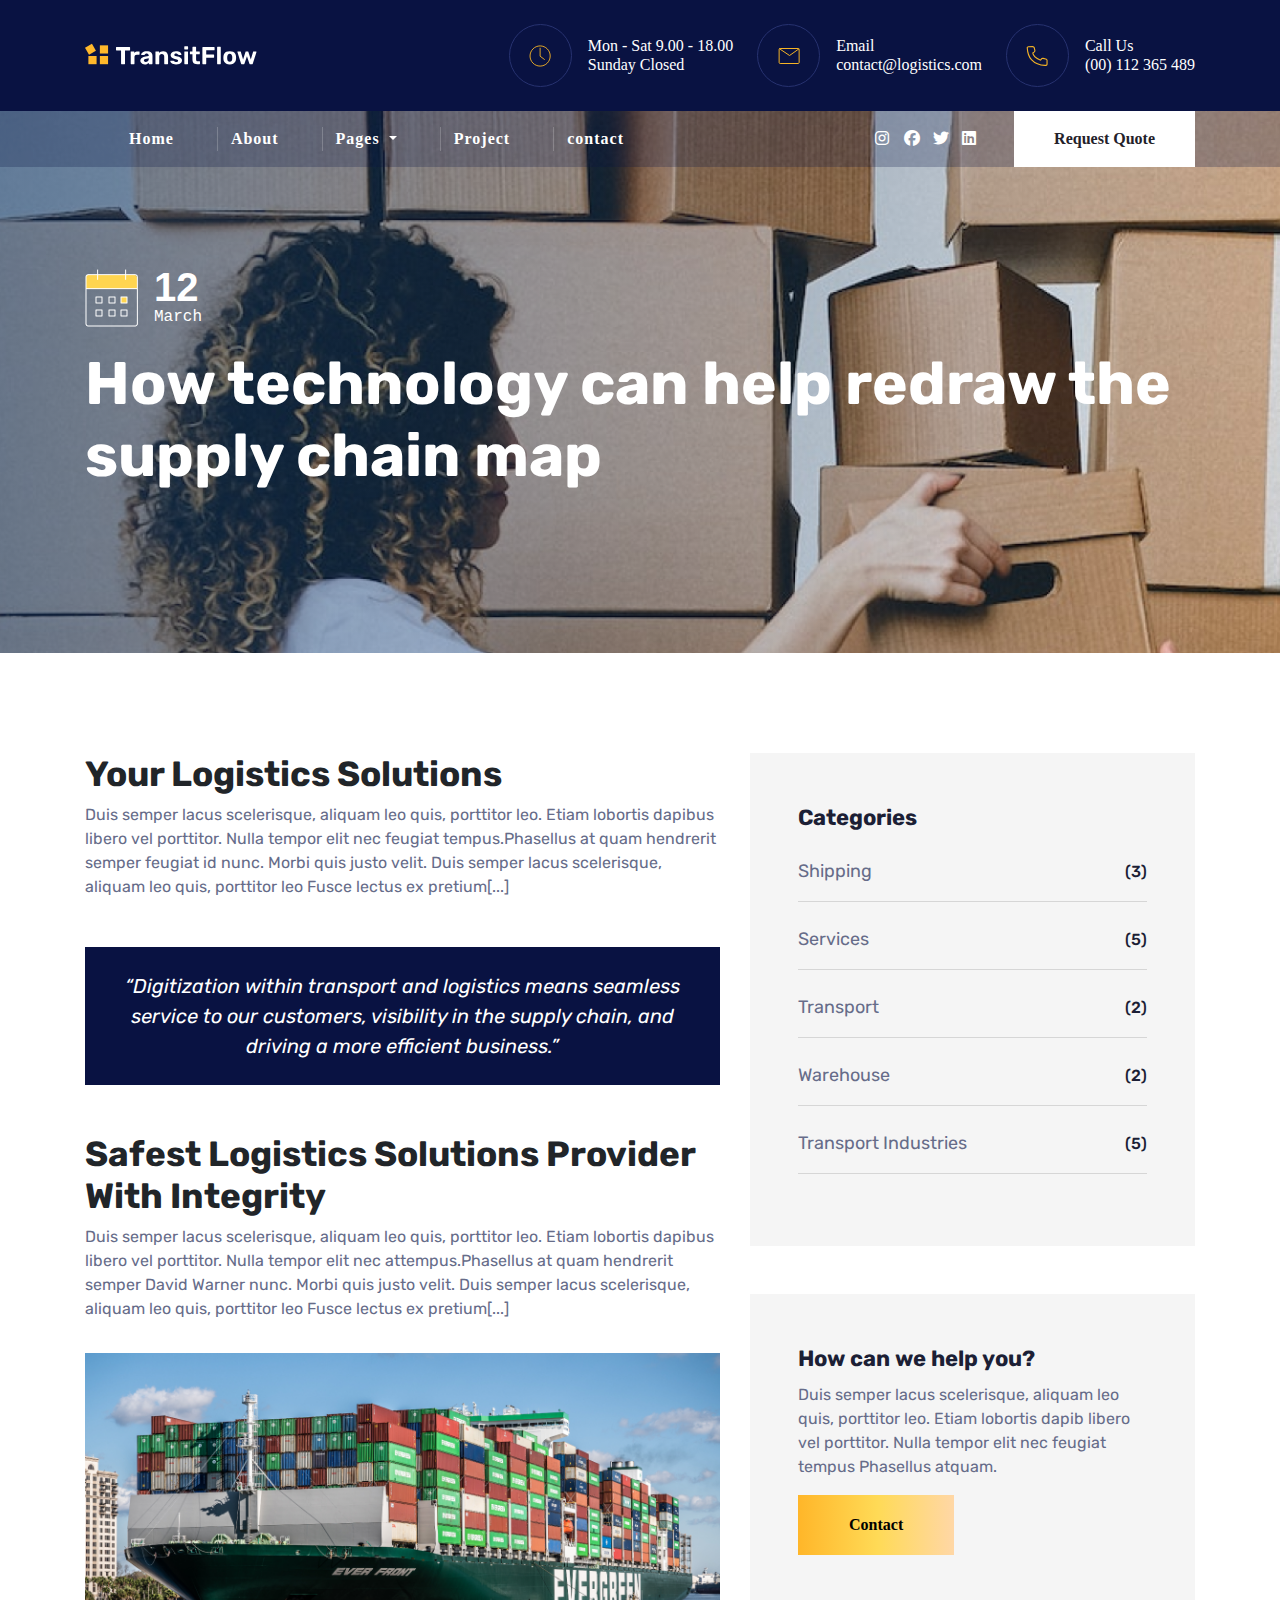
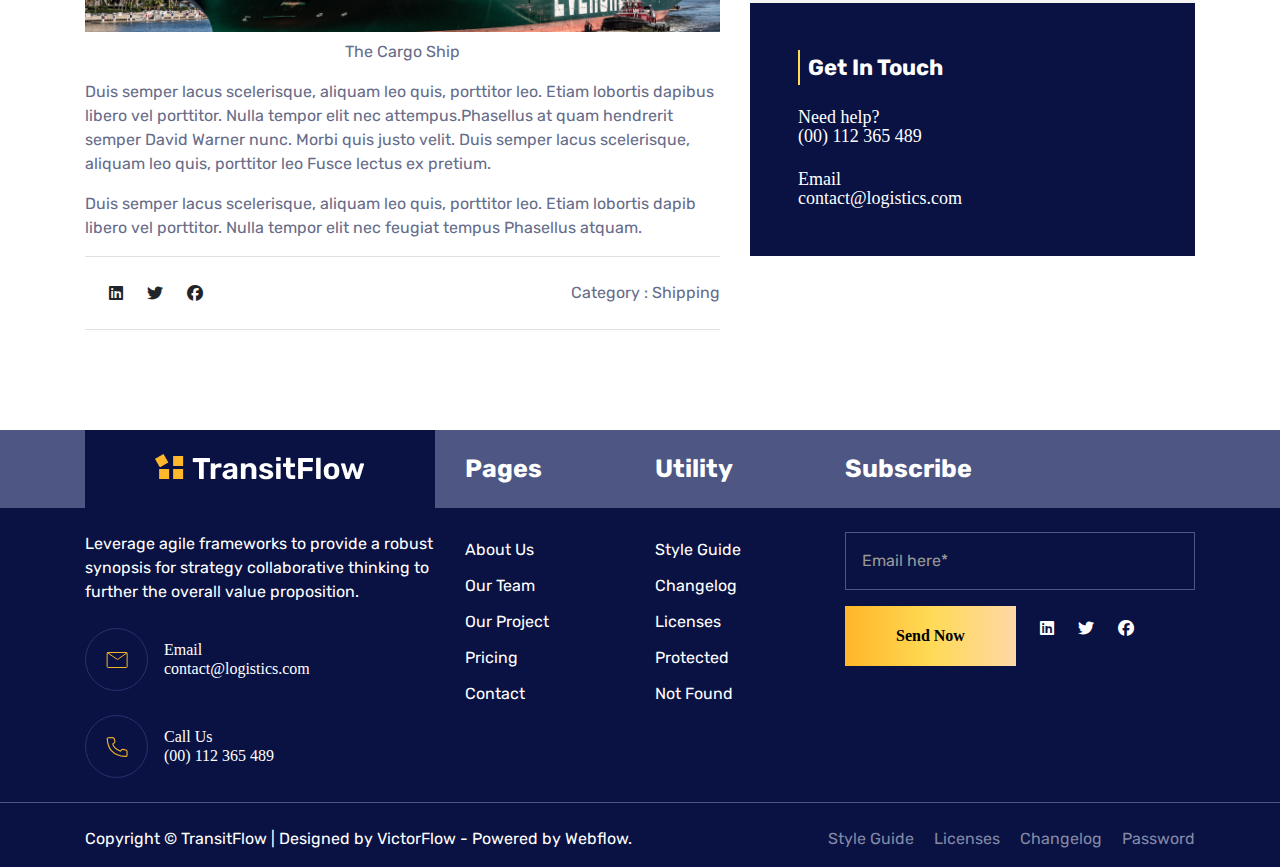
<file: 12-March.html>
<!DOCTYPE html>
<html lang="en">

<head>
    <meta charset="UTF-8" />
    <meta name="viewport" content="width=device-width, initial-scale=1.0" />
    <title>Blog</title>
    <link rel="stylesheet" href="https://cdn.jsdelivr.net/npm/bootstrap@4.0.0/dist/css/bootstrap.min.css" />
    <link rel="preconnect" href="https://fonts.googleapis.com" />
    <link rel="stylesheet" href="https://cdnjs.cloudflare.com/ajax/libs/font-awesome/6.5.2/css/all.min.css" class="" />
    <link rel="preconnect" href="https://fonts.gstatic.com" crossorigin />
    <link href="https://fonts.googleapis.com/css2?family=Rubik:ital,wght@0,300..900;1,300..900&display=swap"
        rel="stylesheet" />
    <link rel="stylesheet" href="https://cdnjs.cloudflare.com/ajax/libs/font-awesome/6.5.1/css/all.min.css" />
    <link rel="stylesheet" href="css/page.css" />
    <link rel="icon" href="images/fevicon-icon.png" />
    <meta property="og:image" content="" />
    <link rel="stylesheet" href="css/about.css" />
    <link rel="stylesheet" href="https://ka-f.fontawesome.com/releases/v6.0.0/css/pro.min.css" />
    <link rel="preconnect" href="https://fonts.googleapis.com" />
    <link rel="preconnect" href="https://fonts.gstatic.com" crossorigin />
    <link rel="stylesheet" href="css/service.css" class="" />
    <link rel="stylesheet" href="css/Project.css" class="" />
    <link rel="stylesheet" href="css/transportation.css" />
    <link rel="stylesheet" href="css/service-details.css" />
    <style>
        .march-date .pp {
            font-size: 40px;

            font-family: "Franklin Gothic Medium", "Arial Narrow", Arial, sans-serif;
        }

        .march-date .hh {
            font-size: 16px;
            font-weight: 400;
            font-family: monospace;
        }

        .march-date {
            line-height: 30px;
        }

        .march-date img {
            width: 56px;
            height: 56px;
        }

        .march-sec-1 {
            background-image: url("./images/hs-gf.png");
            background-size: cover;
            padding: 153px 0px;
            position: relative;
        }

        .march-sec-1::after {
            background-image: linear-gradient(92deg,
                    #091242 -112%,
                    #032d5f -79%,
                    rgba(191, 205, 19, 0));

            position: absolute;
            inset: 0;
            content: "";
        }

        .march-sec-2 {
            padding: 100px 0px;
        }

        .background-color-dark {
            background-color: #091242;
        }

        .background-color-dark p {
            font-size: 20px;
        }

        .categories-items {
            border-bottom: 1px solid #d6d6d6;
        }

        .categories-items span {
            color: #666c89;
            font-size: 18px;
        }

        .categories-items h2 {
            font-size: 16px;
            color: #1c1f35;
        }

        .categories strong {
            font-size: 22px;
            color: #1c1f35;
        }

        .categories {
            background-color: #f5f5f5;
        }

        .touch-span span {
            font-size: 22px;

        }

        .touch-span {
            background-color: #091242;
            width: 100%;
        }

        .font-222 .Sunday-Closed p {
            font-size: 18px;
        }
    </style>
</head>

<body>
    <header class="header" id="header"></header>
    <section class="march-sec-1">
        <div class="container">
            <div class="Chain-Solutions Solutions-cc">
                <div class="d-flex align-items-center">
                    <div>
                        <img src="images/Icon-date.png" alt="" class="" />
                    </div>
                    <div class="march-date pl-3 pt-2">
                        <p class="m-0 pp font-weight-bold text-white">12</p>
                        <p class="m-0 hh text-white">March</p>
                    </div>
                </div>
                <h1 class="text-white pt-3">
                    How technology can help redraw the supply chain map
                </h1>
            </div>
        </div>
    </section>

    <section class="march-sec-2">
        <div class="container">
            <div class="row">
                <div class="col-12 col-sm-12 col-md-6 col-xl-7">
                    <div class="safe-Solutions">
                        <h4>Your Logistics Solutions</h4>
                        <div class="Transport-Services border-0">
                            <p>
                                Duis semper lacus scelerisque, aliquam leo quis, porttitor
                                leo. Etiam lobortis dapibus libero vel porttitor. Nulla tempor
                                elit nec feugiat tempus.Phasellus at quam hendrerit semper
                                feugiat id nunc. Morbi quis justo velit. Duis semper lacus
                                scelerisque, aliquam leo quis, porttitor leo Fusce lectus ex
                                pretium[...]
                            </p>
                        </div>
                        <div class="background-color-dark">
                            <p class="text-center font-italic text-white mb-0 mt-5 p-4">
                                “Digitization within transport and logistics means seamless
                                service to our customers, visibility in the supply chain, and
                                driving a more efficient business.”
                            </p>
                        </div>
                        <h4 class="mt-5">
                            Safest Logistics Solutions Provider With Integrity
                        </h4>
                        <div class="Transport-Services border-0">
                            <p class="pb-3">
                                Duis semper lacus scelerisque, aliquam leo quis, porttitor
                                leo. Etiam lobortis dapibus libero vel porttitor. Nulla tempor
                                elit nec attempus.Phasellus at quam hendrerit semper David
                                Warner nunc. Morbi quis justo velit. Duis semper lacus
                                scelerisque, aliquam leo quis, porttitor leo Fusce lectus ex
                                pretium[...]
                            </p>
                        </div>

                        <img src="images/naw.png" alt="" class="" width="100%" />
                        <div class="Transport-Services border-0">
                            <p class="text-center pt-2">The Cargo Ship</p>
                            <p>
                                Duis semper lacus scelerisque, aliquam leo quis, porttitor
                                leo. Etiam lobortis dapibus libero vel porttitor. Nulla tempor
                                elit nec attempus.Phasellus at quam hendrerit semper David
                                Warner nunc. Morbi quis justo velit. Duis semper lacus
                                scelerisque, aliquam leo quis, porttitor leo Fusce lectus ex
                                pretium.
                            </p>
                            <p>
                                Duis semper lacus scelerisque, aliquam leo quis, porttitor
                                leo. Etiam lobortis dapib libero vel porttitor. Nulla tempor
                                elit nec feugiat tempus Phasellus atquam.
                            </p>
                        </div>

                        <div
                            class="Transport-Services border-left-0 d-flex align-items-center justify-content-between border-top border-bottom py-4">
                            <div class="d-flex">
                                <i class="fa-brands fa-linkedin pl-4"></i>
                                <i class="fa-brands fa-twitter pl-4"></i><i class="fa-brands fa-facebook pl-4"></i>
                            </div>
                            <p class="m-0">Category : Shipping</p>
                        </div>
                    </div>
                </div>
                <div class="col-12 col-sm-12 col-md-6 col-xl-5">
                    <div class="categories p-5">
                        <strong class="pb-4 d-block">Categories</strong>
                        <div class="categories-items d-flex justify-content-between align-items-center pb-3 mb-4">
                            <span>Shipping</span>
                            <h2 class="m-0">(3)</h2>
                        </div>
                        <div class="categories-items d-flex justify-content-between align-items-center pb-3 mb-4">
                            <span>Services</span>
                            <h2 class="m-0">(5)</h2>
                        </div>
                        <div class="categories-items d-flex justify-content-between align-items-center pb-3 mb-4">
                            <span>Transport</span>
                            <h2 class="m-0">(2)</h2>
                        </div>
                        <div class="categories-items d-flex justify-content-between align-items-center pb-3 mb-4">
                            <span>Warehouse</span>
                            <h2 class="m-0">(2)</h2>
                        </div>
                        <div class="categories-items d-flex justify-content-between align-items-center pb-3 mb-4">
                            <span>Transport Industries</span>
                            <h2 class="m-0">(5)</h2>
                        </div>
                    </div>
                    <div class="Transport-Services border-0 categories p-5 mt-5">
                        <strong class="d-block pb-2">How can we help you?</strong>
                        <p>Duis semper lacus scelerisque, aliquam leo quis, porttitor leo. Etiam lobortis dapib libero
                            vel
                            porttitor. Nulla tempor
                            elit nec feugiat tempus Phasellus atquam.</p>
                        <div class="Chain-Solutions-1 mt-3">
                            <button class="button-tab border-0">Contact</button>
                        </div>


                    </div>
                    <div class="Chain-Solutions touch-span p-5">
                        <span class="text-white py-1 px-2 font-weight-bold bg-transparent">Get In Touch</span>

                        <div class="font-222">
                            <div class="Sunday-Closed py-4">
                                <p class="m-0 text-white">Need help?</p>
                                <p class="m-0 text-white">(00) 112 365 489</p>
                            </div>
                            <div class="Sunday-Closed">
                                <p class="m-0 text-white">Email</p>
                                <p class="m-0 text-white">contact@logistics.com</p>
                            </div>
                        </div>
                    </div>
                </div>


            </div>
        </div>
    </section>

    <footer class="footer-and" id="footer"></footer>
    <script src=" https://code.jquery.com/jquery-3.2.1.slim.min.js"></script>

    <script src="https://cdn.jsdelivr.net/npm/popper.js@1.12.9/dist/umd/popper.min.js"></script>
    <script src="https://cdn.jsdelivr.net/npm/bootstrap@4.0.0/dist/js/bootstrap.min.js"></script>
    <script src="js/header.js"></script>
    <script src="js/footer.js"></script>
</body>

</html>
</file>
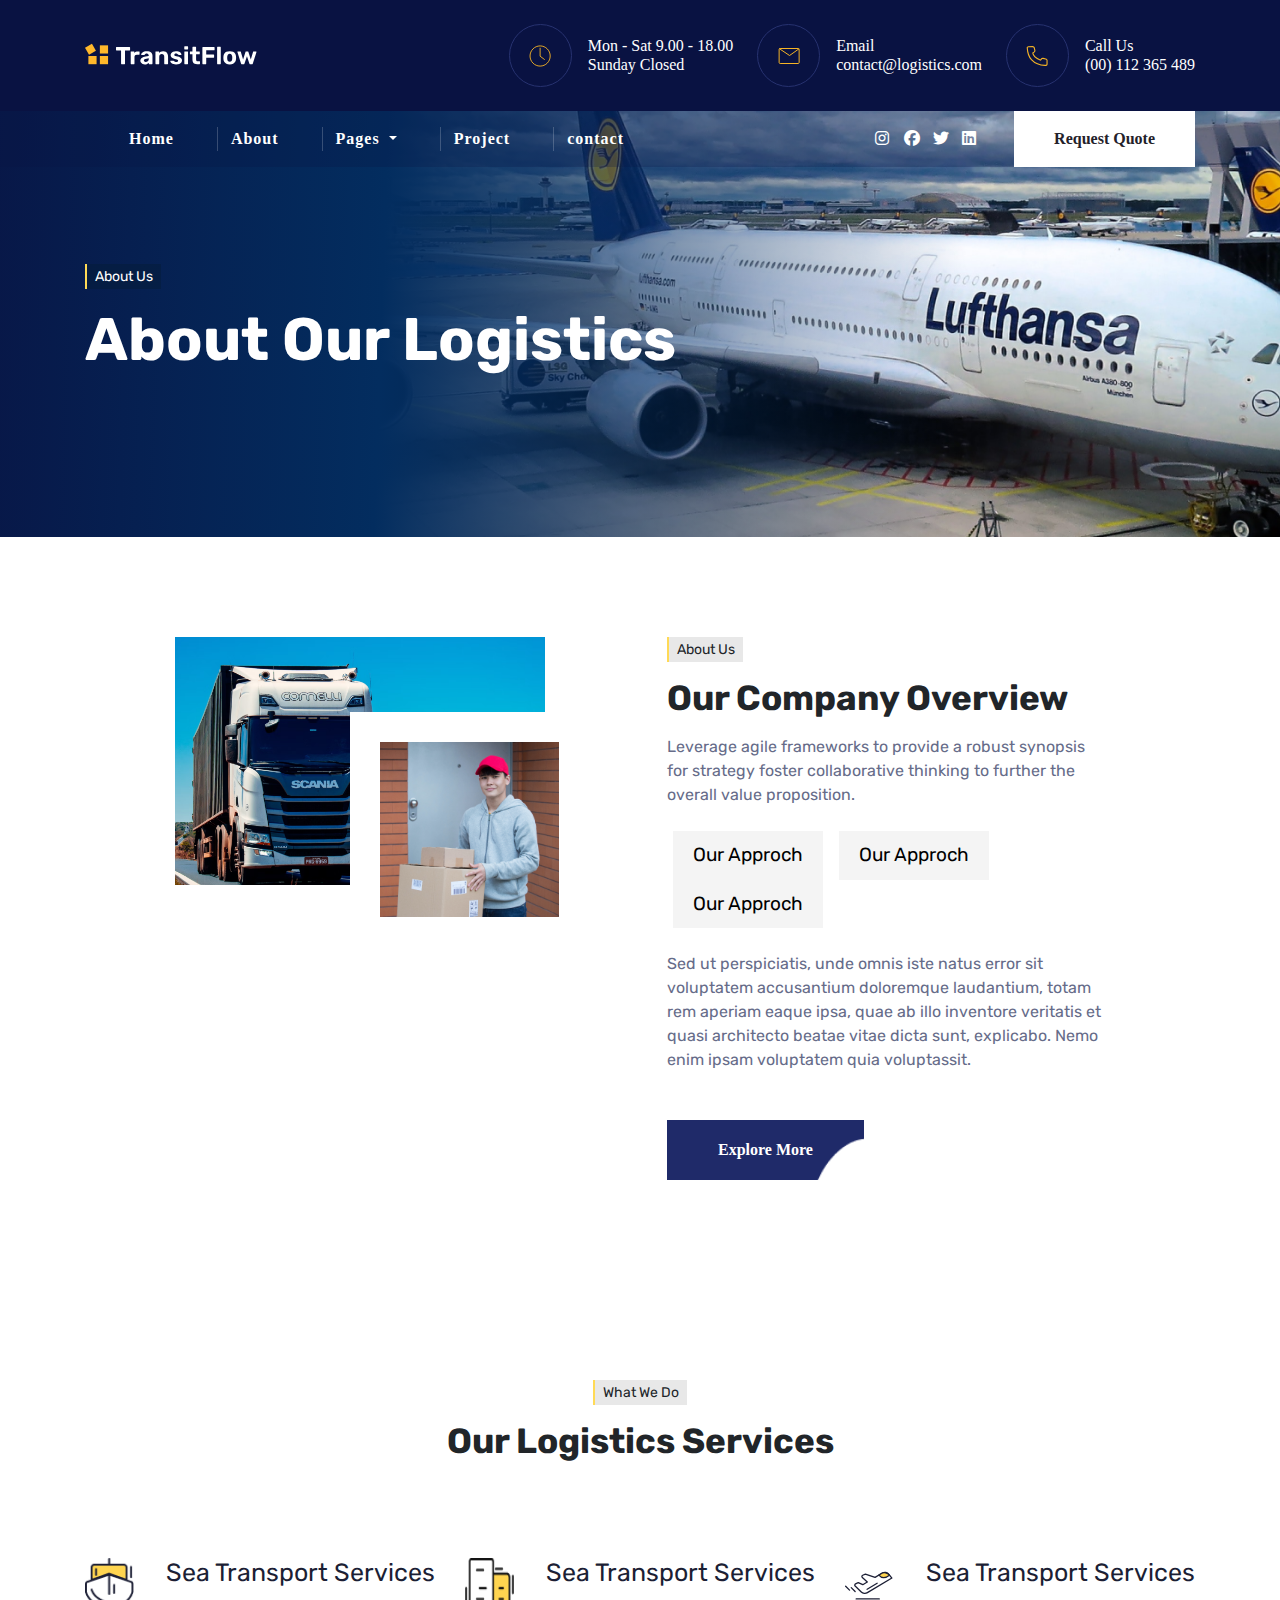
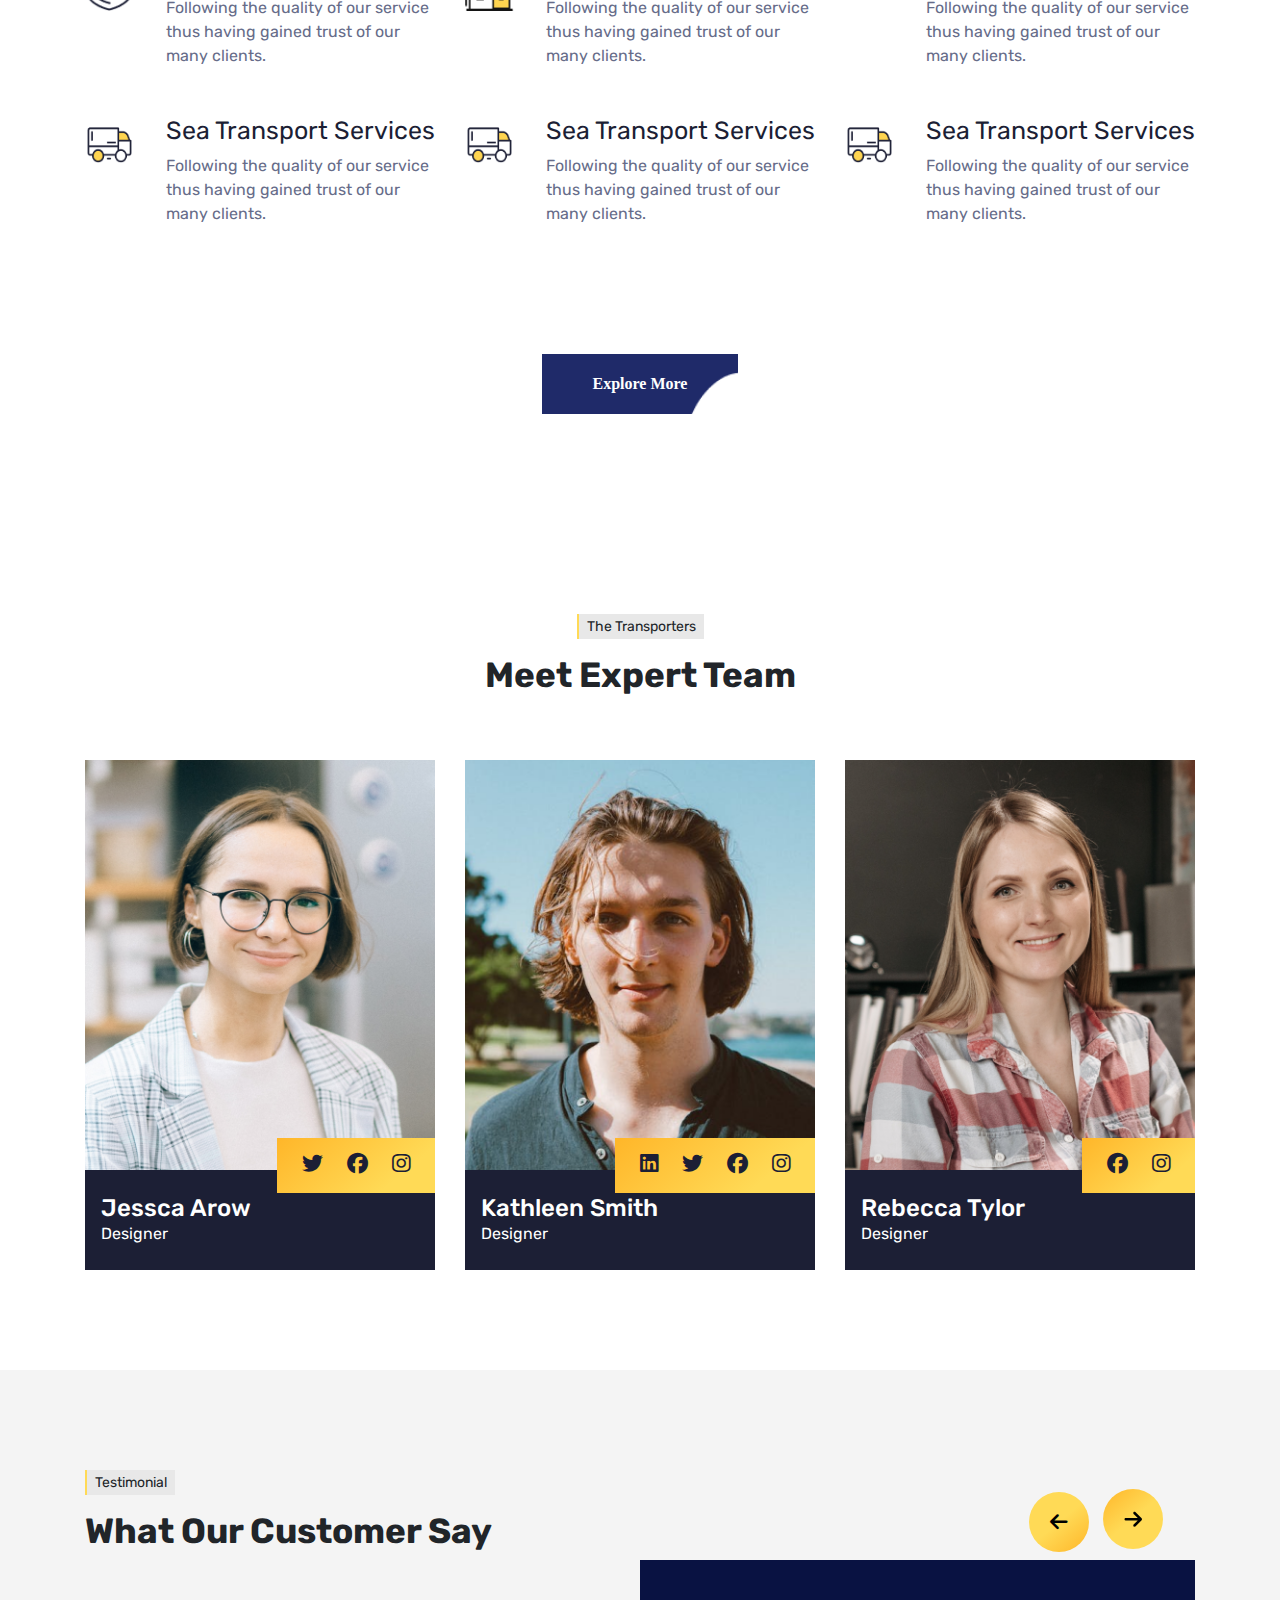
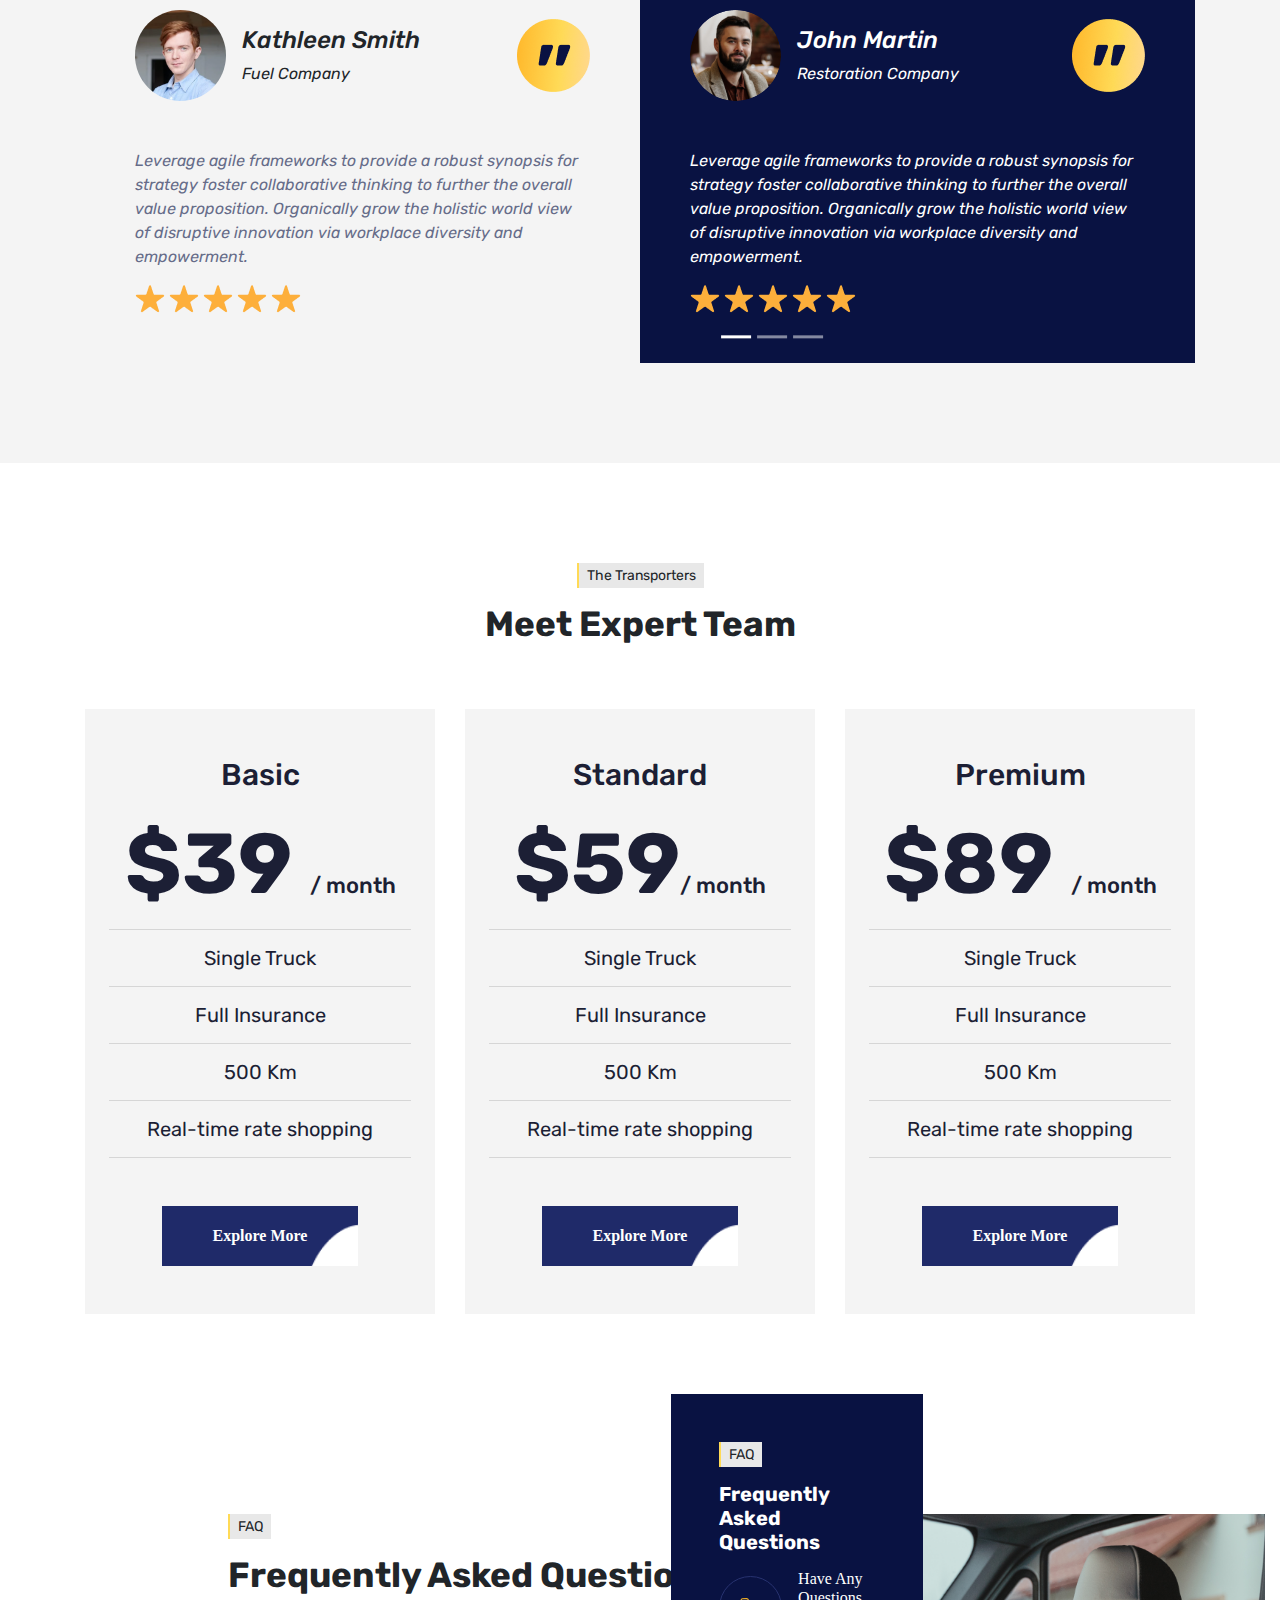
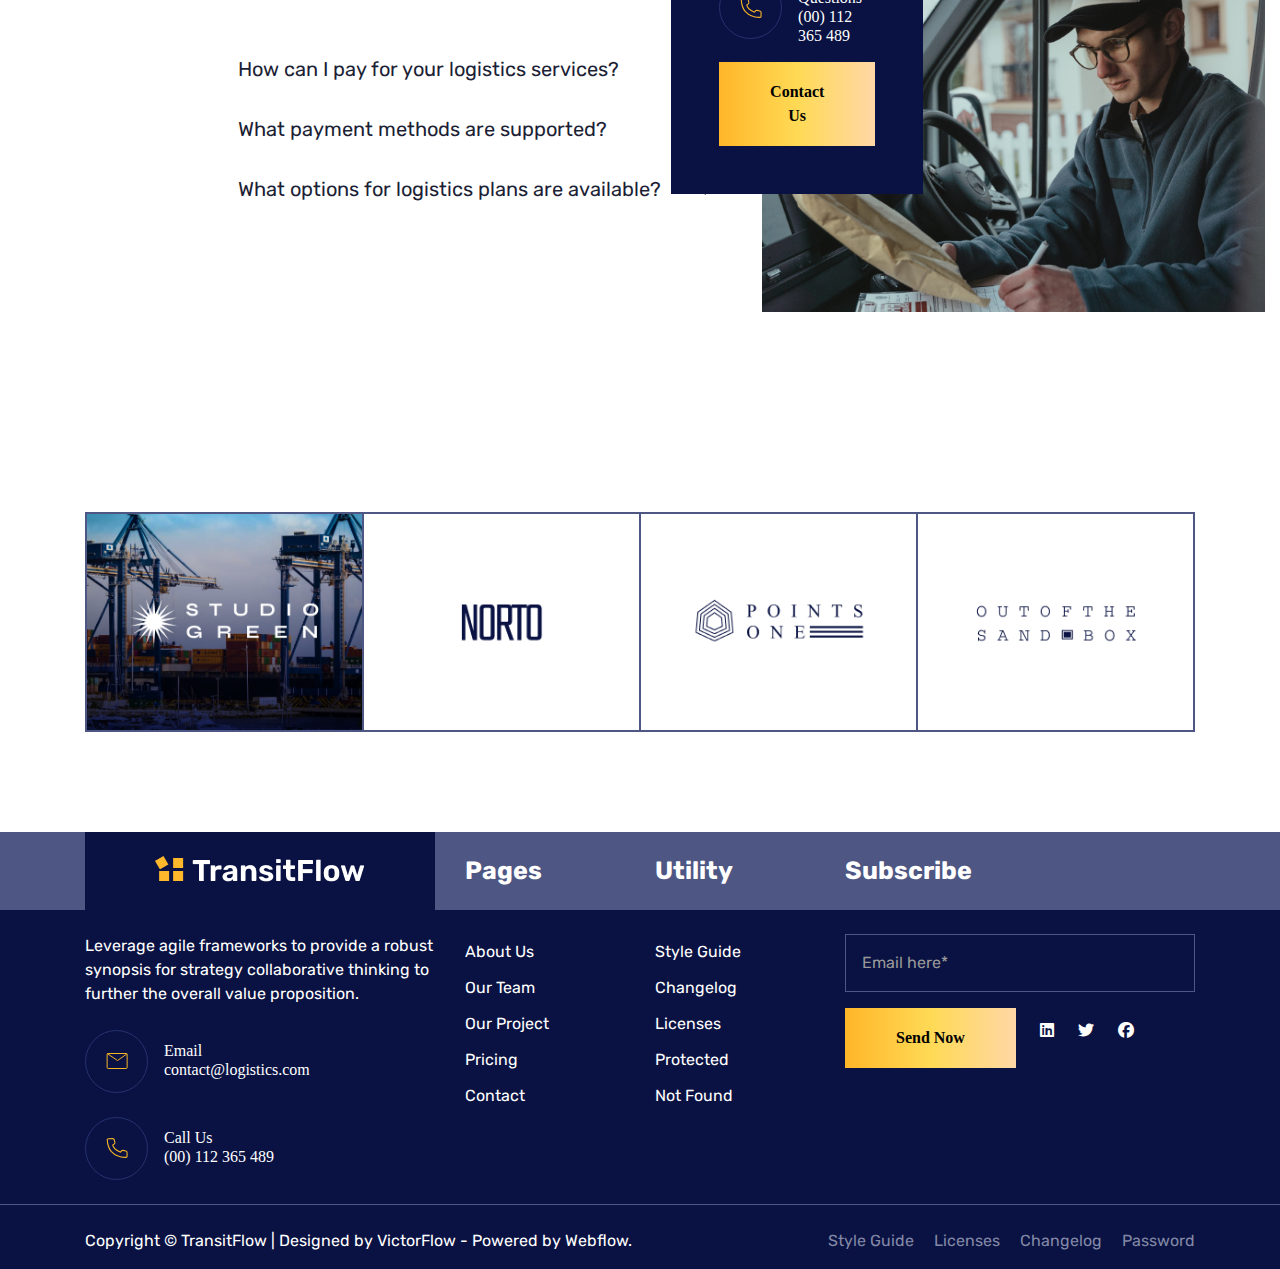
<file: about.html>
<!DOCTYPE html>
<html lang="en">

<head>
    <meta charset="UTF-8" />
    <meta name="viewport" content="width=device-width, initial-scale=1.0" />
    <title>Aboutpage</title>
    <link rel="stylesheet" href="https://cdn.jsdelivr.net/npm/bootstrap@4.0.0/dist/css/bootstrap.min.css" />
    <link rel="preconnect" href="https://fonts.googleapis.com" />
    <link rel="stylesheet" href="https://cdnjs.cloudflare.com/ajax/libs/font-awesome/6.5.2/css/all.min.css" class="" />
    <link rel="preconnect" href="https://fonts.gstatic.com" crossorigin />
    <link href="https://fonts.googleapis.com/css2?family=Rubik:ital,wght@0,300..900;1,300..900&display=swap"
        rel="stylesheet" />
    <link rel="stylesheet" href="https://cdnjs.cloudflare.com/ajax/libs/font-awesome/6.5.1/css/all.min.css" />
    <link rel="stylesheet" href="css/page.css" />
    <link rel="icon" href="images/fevicon-icon.png" />
    <meta property="og:image" content="" />
    <link rel="stylesheet" href="css/about.css" />
    <link rel="stylesheet" href="https://ka-f.fontawesome.com/releases/v6.0.0/css/pro.min.css">
    <link rel="preconnect" href="https://fonts.googleapis.com">
    <link rel="preconnect" href="https://fonts.gstatic.com" crossorigin>
</head>

<body>
    <header class="header" id="header"></header>
    <section class="about-sec-1">
        <div class="container">
            <div class="Chain-Solutions Solutions-cc">
                <span class="text-white py-1 px-2">About Us</span>
                <h1 class="text-white pt-3">About Our Logistics</h1>
            </div>
        </div>
    </section>

    <section class="about-sec-2">
        <div class="container-fluid">
            <div class="row justify-content-center">
                <div class="col-12 col-xl-9">
                    <div class="row">
                        <div class="col-xl-5 col-lg-6 col-md-12 col-sm-12 col-12">
                            <div class="position-relative">
                                <img src="images/tirakto.png" alt="" class="" width="100%">
                                <div class="position-absolute booking-man">
                                    <img src="images/boking.png" alt="">
                                </div>
                            </div>
                        </div>

                        <div class="col-xl-7 col-lg-6 col-md-12 col-sm-12 col-12">
                            <div class="safe-Solutions padding-about">
                                <span class=" py-1 px-2">About Us</span>
                                <h4 class="mt-3">
                                    Our Company Overview
                                </h4>
                                <div class="Transport-Services border-0">

                                    <p class="mb-0 mt-3">Leverage agile frameworks to provide a robust synopsis for
                                        strategy foster collaborative thinking to further the overall
                                        value proposition.</p>
                                    <ul class="approch mb-0 my-4">
                                        <li class="d-inline-block"><a href="javascript:void(0)" class="">Our Approch</a>
                                        </li>
                                        <li class="d-inline-block"><a href="javascript:void(0)" class="">Our Approch</a>
                                        </li>
                                        <li class="d-inline-block"><a href="javascript:void(0)" class="">Our Approch</a>
                                        </li>
                                    </ul>
                                    <p class="mb-0 ">Sed ut perspiciatis, unde omnis iste natus error sit voluptatem
                                        accusantium doloremque laudantium, totam rem aperiam
                                        eaque ipsa, quae ab illo inventore veritatis et quasi architecto beatae vitae
                                        dicta sunt, explicabo. Nemo enim ipsam
                                        voluptatem quia voluptassit.</p>
                                </div>

                                <div class="Chain-Solutions new-bg-color mt-5 text-left Ecport-button">
                                    <button class="button-tab border-0 text-white ">Explore More</button>
                                </div>
                            </div>
                        </div>
                    </div>
                </div>

            </div>
        </div>
    </section>
    <section class="about-sec-3">
        <div class="container">
            <div class="safe-Solutions text-center mb-5">
                <span class=" py-1 px-2">What We Do</span>
                <h4 class="mt-3">
                    Our Logistics Services
                </h4>
            </div>
            <div class="row">
                <div class="col-xl-4 col-lg-6 col-md-6 col-sm-12 col-12">
                    <div class="d-flex justify-content-between topping mt-5 ">
                        <div class="icon-img">
                            <img src="images/Icon.png" alt="" class="">
                        </div>
                        <div class="Transport-Services pl-3 border-0 ml-3">
                            <h4>Sea Transport Services</h4>
                            <p class="m-0">Following the quality of our service thus having gained trust of our
                                many
                                clients.</p>
                        </div>
                    </div>

                </div>
                <div class="col-xl-4 col-lg-6 col-md-6 col-sm-12 col-12">
                    <div class="d-flex justify-content-between  topping mt-5">
                        <div class="icon-img">
                            <img src="images/Icon1.png" alt="" class="">
                        </div>
                        <div class="Transport-Services pl-3 ml-3 border-0">
                            <h4>Sea Transport Services</h4>
                            <p class="m-0">Following the quality of our service thus having gained trust of our
                                many clients.</p>
                        </div>
                    </div>
                </div>
                <div class="col-xl-4 col-lg-6 col-md-6 col-sm-12 col-12">
                    <div class="d-flex justify-content-between topping mt-5">
                        <div class="icon-img">
                            <img src="images/Icon-2.svg" alt="" class="">
                        </div>
                        <div class="Transport-Services pl-3 ml-3 border-0">
                            <h4>Sea Transport Services</h4>
                            <p class="m-0">Following the quality of our service thus having gained trust of our
                                many
                                clients.</p>
                        </div>
                    </div>
                </div>
                <div class="col-xl-4 col-lg-6 col-md-6 col-sm-12 col-12">
                    <div class="d-flex justify-content-between mt-5  topping">
                        <div class="icon-img">
                            <img src="images/Icon-3.png" alt="" class="">
                        </div>
                        <div class="Transport-Services pl-3 ml-3 border-0">
                            <h4>Sea Transport Services</h4>
                            <p class="m-0">Following the quality of our service thus having gained trust of our
                                many
                                clients.</p>
                        </div>
                    </div>
                </div>
                <div class="col-xl-4 col-lg-6 col-md-6 col-sm-12 col-12">
                    <div class="d-flex justify-content-between mt-5  topping">
                        <div class="icon-img">
                            <img src="images/Icon-3.png" alt="" class="">
                        </div>
                        <div class="Transport-Services pl-3 ml-3 border-0">
                            <h4>Sea Transport Services</h4>
                            <p class="m-0">Following the quality of our service thus having gained trust of our
                                many
                                clients.</p>
                        </div>
                    </div>
                </div>
                <div class="col-xl-4 col-lg-6 col-md-6 col-sm-12 col-12">
                    <div class="d-flex justify-content-between mt-5  topping">
                        <div class="icon-img">
                            <img src="images/Icon-3.png" alt="" class="">
                        </div>
                        <div class="Transport-Services pl-3 ml-3 border-0">
                            <h4>Sea Transport Services</h4>
                            <p class="m-0">Following the quality of our service thus having gained trust of our
                                many
                                clients.</p>
                        </div>
                    </div>
                </div>
            </div>
            <div class="Chain-Solutions new-bg-color mt-5  ">
                <button class="button-tab border-0 text-white ">Explore More</button>
            </div>
        </div>

    </section>


    <section class="about-sec-4">
        <div class="container">
            <div class="safe-Solutions text-center mb-5">
                <span class=" py-1 px-2">The Transporters</span>
                <h4 class="mt-3">
                    Meet Expert Team
                </h4>
            </div>
            <div class="row">
                <div class="col-xl-4 col-lg-4 col-md-6 col-sm-12 col-12">
                    <div class="position-relative mt-3">
                        <img src="images/casmisge.png" alt="" class="" width="100%">
                        <div class="position-absolute twitter-22">
                            <i class="fa-brands fa-twitter p-0"></i> <i class="fa-brands fa-facebook"></i> <i
                                class="fa-brands fa-instagram"></i>
                        </div>

                    </div>
                    <div class=" pl-3 Jessca-arrow py-4">
                        <h4 class="m-0 text-white">Jessca Arow</h4>
                        <p class="m-0  text-white">Designer</p>
                    </div>

                </div>
                <div class="col-xl-4 col-lg-4 col-md-6 col-sm-12 col-12">
                    <div class="position-relative mt-3">
                        <img src="images/manshhoto.png" alt="" class="" width="100%">
                        <div class="position-absolute twitter-22">
                            <i class="fa-brands fa-linkedin p-0"></i> <i class="fa-brands fa-twitter"></i> <i
                                class="fa-brands fa-facebook"></i> <i class="fa-brands fa-instagram"></i>
                        </div>

                    </div>
                    <div class=" pl-3 Jessca-arrow py-4">
                        <h4 class="m-0 text-white">Kathleen Smith</h4>
                        <p class="m-0  text-white">Designer</p>
                    </div>

                </div>
                <div class="col-xl-4 col-lg-4 col-md-6 col-sm-12 col-12">
                    <div class="position-relative mt-3">
                        <img src="images/ingrejanage.png" alt="" class="" width="100%">
                        <div class="position-absolute twitter-22">
                            <i class="fa-brands fa-facebook p-0"></i> <i class="fa-brands fa-instagram"></i>
                        </div>

                    </div>
                    <div class=" pl-3 Jessca-arrow py-4">
                        <h4 class="m-0 text-white">Rebecca Tylor</h4>
                        <p class="m-0  text-white">Designer</p>
                    </div>

                </div>
            </div>
        </div>



    </section>
    <section class="about-sec-5 sec-7">
        <div class="container">
            <div class="safe-Solutions">
                <span class=" py-1 px-2"> Testimonial</span>
                <h4 class="mt-3">
                    What Our Customer Say
                </h4>
            </div>
            <div id="demo" class="carousel slide" data-ride="carousel">

                <!-- Indicators -->
                <ul class="carousel-indicators ca-ndicators ">
                    <li data-target="#demo" data-slide-to="0" class="active"></li>
                    <li data-target="#demo" data-slide-to="1"></li>
                    <li data-target="#demo" data-slide-to="2"></li>
                </ul>
                <div class="carousel-inner">
                    <div class="carousel-item active">

                        <div class="row no-gutters">

                            <div class="col-12 col-md-12 col-lg-6 col-xl-6 col-sm-12 pr-0">
                                <div class="padding-50">
                                    <div class="d-flex align-items-center justify-content-between">
                                        <div class="d-flex align-items-center">
                                            <div class="ruled">
                                                <img src="images/1fueloto.png" alt="">
                                            </div>
                                            <div class="1-fueloto pl-3">
                                                <h4>Kathleen Smith</h4>
                                                <span>
                                                    Fuel Company
                                                </span>
                                            </div>
                                        </div>
                                        <div>
                                            <img src="images/icon-33.png" alt="" class="">
                                        </div>
                                    </div>
                                    <div class="Transport-Services mt-5 border-0
                                        ">
                                        <p>Leverage agile frameworks to provide a robust synopsis for strategy foster
                                            collaborative
                                            thinking
                                            to further the overall
                                            value proposition. Organically grow the holistic world view of disruptive
                                            innovation via
                                            workplace diversity and
                                            empowerment.</p>
                                        <div class="mt-3">
                                            <img src="images/Star 2.png" alt="">
                                            <img src="images/Star 2.png" alt="">
                                            <img src="images/Star 2.png" alt="">
                                            <img src="images/Star 2.png" alt="">
                                            <img src="images/Star 2.png" alt="">
                                        </div>

                                    </div>
                                </div>
                            </div>
                            <div class="col-12 col-md-12 col-lg-6 col-xl-6 col-sm-12 pr-0">
                                <div class="padding-50 padding-55">
                                    <div class="d-flex align-items-center justify-content-between">
                                        <div class="d-flex align-items-center">
                                            <div class="ruled">
                                                <img src="images/User.png" alt="">
                                            </div>
                                            <div class="1-fueloto pl-3">
                                                <h4 class="text-white">John Martin</h4>
                                                <span class="text-white">
                                                    Restoration Company
                                                </span>
                                            </div>
                                        </div>
                                        <div>
                                            <img src="images/icon-33.png" alt="" class="">
                                        </div>
                                    </div>
                                    <div class="Transport-Services mt-5 border-0
                                                        ">
                                        <p class="text-white">Leverage agile frameworks to provide a robust synopsis for
                                            strategy
                                            foster collaborative
                                            thinking
                                            to further the overall
                                            value proposition. Organically grow the holistic world view of disruptive
                                            innovation via
                                            workplace diversity and
                                            empowerment.</p>
                                        <div class="mt-3">
                                            <img src="images/Star 2.png" alt="">
                                            <img src="images/Star 2.png" alt="">
                                            <img src="images/Star 2.png" alt="">
                                            <img src="images/Star 2.png" alt="">
                                            <img src="images/Star 2.png" alt="">
                                        </div>

                                    </div>
                                </div>
                            </div>

                        </div>
                    </div>
                    <div class="carousel-item">
                        <div class="row">

                            <div class="col-12 col-md-12 col-lg-6 col-xl-6 col-sm-12 pr-0">
                                <div class="padding-50">
                                    <div class="d-flex align-items-center justify-content-between">
                                        <div class="d-flex align-items-center">
                                            <div class="ruled">
                                                <img src="images/1fueloto.png" alt="">
                                            </div>
                                            <div class="1-fueloto pl-3">
                                                <h4>Kathleen Smith</h4>
                                                <span>
                                                    Fuel Company
                                                </span>
                                            </div>
                                        </div>
                                        <div>
                                            <img src="images/icon-33.png" alt="" class="">
                                        </div>
                                    </div>
                                    <div class="Transport-Services mt-5 border-0
                                        ">
                                        <p>Leverage agile frameworks to provide a robust synopsis for strategy foster
                                            collaborative
                                            thinking
                                            to further the overall
                                            value proposition. Organically grow the holistic world view of disruptive
                                            innovation via
                                            workplace diversity and
                                            empowerment.</p>
                                        <div class="mt-3">
                                            <img src="images/Star 2.png" alt="">
                                            <img src="images/Star 2.png" alt="">
                                            <img src="images/Star 2.png" alt="">
                                            <img src="images/Star 2.png" alt="">
                                            <img src="images/Star 2.png" alt="">
                                        </div>

                                    </div>
                                </div>
                            </div>
                            <div class="col-12 col-md-12 col-lg-6 col-xl-6 col-sm-12 pl-0">
                                <div class="padding-50 padding-55">
                                    <div class="d-flex align-items-center justify-content-between">
                                        <div class="d-flex align-items-center">
                                            <div class="ruled">
                                                <img src="images/User.png" alt="">
                                            </div>
                                            <div class="1-fueloto pl-3">
                                                <h4 class="text-white">John Martin</h4>
                                                <span class="text-white">
                                                    Restoration Company
                                                </span>
                                            </div>
                                        </div>
                                        <div>
                                            <img src="images/icon-33.png" alt="" class="">
                                        </div>
                                    </div>
                                    <div class="Transport-Services mt-5 border-0
                                                        ">
                                        <p class="text-white">Leverage agile frameworks to provide a robust synopsis for
                                            strategy
                                            foster collaborative
                                            thinking
                                            to further the overall
                                            value proposition. Organically grow the holistic world view of disruptive
                                            innovation via
                                            workplace diversity and
                                            empowerment.</p>
                                        <div class="mt-3">
                                            <img src="images/Star 2.png" alt="">
                                            <img src="images/Star 2.png" alt="">
                                            <img src="images/Star 2.png" alt="">
                                            <img src="images/Star 2.png" alt="">
                                            <img src="images/Star 2.png" alt="">
                                        </div>

                                    </div>
                                </div>
                            </div>

                        </div>
                    </div>
                    <div class="carousel-item">
                        <div class="row">

                            <div class="col-12 col-md-12 col-lg-6 col-xl-6 col-sm-12  pr-0">
                                <div class="padding-50">
                                    <div class="d-flex align-items-center justify-content-between">
                                        <div class="d-flex align-items-center">
                                            <div class="ruled">
                                                <img src="images/1fueloto.png" alt="">
                                            </div>
                                            <div class="1-fueloto pl-3">
                                                <h4>Kathleen Smith</h4>
                                                <span>
                                                    Fuel Company
                                                </span>
                                            </div>
                                        </div>
                                        <div>
                                            <img src="images/icon-33.png" alt="" class="">
                                        </div>
                                    </div>
                                    <div class="Transport-Services mt-5 border-0
                                        ">
                                        <p>Leverage agile frameworks to provide a robust synopsis for strategy foster
                                            collaborative
                                            thinking
                                            to further the overall
                                            value proposition. Organically grow the holistic world view of disruptive
                                            innovation via
                                            workplace diversity and
                                            empowerment.</p>
                                        <div class="mt-3">
                                            <img src="images/Star 2.png" alt="">
                                            <img src="images/Star 2.png" alt="">
                                            <img src="images/Star 2.png" alt="">
                                            <img src="images/Star 2.png" alt="">
                                            <img src="images/Star 2.png" alt="">
                                        </div>

                                    </div>
                                </div>
                            </div>
                            <div class="col-12 col-md-12 col-lg-6 col-xl-6 col-sm-12 pl-0">
                                <div class="padding-50 padding-55">
                                    <div class="d-flex align-items-center justify-content-between">
                                        <div class="d-flex align-items-center">
                                            <div class="ruled">
                                                <img src="images/User.png" alt="">
                                            </div>
                                            <div class="1-fueloto pl-3">
                                                <h4 class="text-white">John Martin</h4>
                                                <span class="text-white">
                                                    Restoration Company
                                                </span>
                                            </div>
                                        </div>
                                        <div>
                                            <img src="images/icon-33.png" alt="" class="">
                                        </div>
                                    </div>
                                    <div class="Transport-Services mt-5 border-0
                                                        ">
                                        <p class="text-white">Leverage agile frameworks to provide a robust synopsis for
                                            strategy
                                            foster collaborative
                                            thinking
                                            to further the overall
                                            value proposition. Organically grow the holistic world view of disruptive
                                            innovation via
                                            workplace diversity and
                                            empowerment.</p>
                                        <div class="mt-3">
                                            <img src="images/Star 2.png" alt="">
                                            <img src="images/Star 2.png" alt="">
                                            <img src="images/Star 2.png" alt="">
                                            <img src="images/Star 2.png" alt="">
                                            <img src="images/Star 2.png" alt="">
                                        </div>

                                    </div>
                                </div>
                            </div>

                        </div>

                    </div>
                </div>

                <!-- Left and right controls -->
                <a class="carousel-control-prev" href="#demo" data-slide="prev">
                    <span class="carousel-control-prev-icon"><i class="fa-solid fa-arrow-left"></i></span>
                </a>
                <a class="carousel-control-next" href="#demo" data-slide="next">
                    <span class="carousel-control-next-icon"><i class="fa-solid fa-arrow-left"></i></span>
                </a>
            </div>


        </div>

    </section>
    <section class="about-sec-6">
        <div class="container">
            <div class="safe-Solutions text-center mb-5">
                <span class=" py-1 px-2">The Transporters</span>
                <h4 class="mt-3">
                    Meet Expert Team
                </h4>
            </div>
            <div class="row">
                <div class="col-xl-4 col-lg-6 col-md-6 col-sm-12 col-12">
                    <div class="hover-box text-center px-4 py-5 mt-3">
                        <h5>Basic</h5>
                        <p class="m-0">$39 <span>/ month</span></p>
                        <h3 class="py-3">Single Truck</h3>
                        <h3 class="py-3">Full Insurance </h3>
                        <h3 class="py-3">500 Km</h3>
                        <h3 class="py-3">Real-time rate shopping</h3>
                        <div class="Chain-Solutions new-bg-color  list-topick mt-5  ">
                            <button class="button-tab border-0 m-0 text-center text-white ">Explore More</button>
                        </div>
                    </div>

                </div>
                <div class="col-xl-4 col-lg-6 col-md-6 col-sm-12 col-12">
                    <div class="hover-box text-center px-4 py-5 mt-3">
                        <h5>Standard</h5>
                        <p class="m-0">$59<span>/ month</span></p>
                        <h3 class="py-3">Single Truck</h3>
                        <h3 class="py-3">Full Insurance </h3>
                        <h3 class="py-3">500 Km</h3>
                        <h3 class="py-3">Real-time rate shopping</h3>
                        <div class="Chain-Solutions new-bg-color  list-topick mt-5  ">
                            <button class="button-tab border-0 m-0 text-center text-white ">Explore More</button>
                        </div>
                    </div>

                </div>
                <div class="col-xl-4 col-lg-6 col-md-6 col-sm-12 col-12">
                    <div class="hover-box text-center px-4 py-5 mt-3">
                        <h5>Premium</h5>
                        <p class="m-0">$89 <span>/ month</span></p>
                        <h3 class="py-3">Single Truck</h3>
                        <h3 class="py-3">Full Insurance </h3>
                        <h3 class="py-3">500 Km</h3>
                        <h3 class="py-3">Real-time rate shopping</h3>
                        <div class="Chain-Solutions new-bg-color  list-topick mt-5  ">
                            <button class="button-tab border-0 m-0 text-center text-white ">Explore More</button>
                        </div>
                    </div>

                </div>

            </div>

        </div>
    </section>
    <section class="abuot-sec-7">
        <div class="container-fluid">
            <div class="row justify-content-end">
                <div class="col-xl-5 col-lg-6 col-md-12 col-sm-12 col-12">
                    <div class="safe-Solutions ">
                        <span class=" py-1 px-2">FAQ</span>
                        <h4 class="mt-3">
                            Frequently Asked Questions
                        </h4>
                        <div class="Transport-Services border-0">
                            <main class="mt-5">
                                <div class="accordion">
                                    <div class="accordion-item">
                                        <div class="accordion-item-header">
                                            <p class="accordion-item-header-title accordion-item-header-title-33 m-0">
                                                How can I pay for your logistics
                                                services?</p>
                                            <svg xmlns="http://www.w3.org/2000/svg" width="20" height="20"
                                                viewBox="0 0 24 24" fill="none" stroke="currentColor" stroke-width="2"
                                                stroke-linecap="round" stroke-linejoin="round"
                                                class="lucide lucide-chevron-down accordion-item-header-icon">
                                                <path d="m6 9 6 6 6-6" />
                                            </svg>
                                        </div>
                                        <div class="accordion-item-description-wrapper">
                                            <div class="accordion-item-description">

                                                <p>Leverage agile frameworks to provide a robust synopsis for strategy
                                                    foster collaborative thinking to further the overall
                                                    value proposition. Organically grow the holistic world view of
                                                    disruptive.</p>
                                            </div>
                                        </div>
                                    </div>
                                    <div class="accordion-item">
                                        <div class="accordion-item-header">
                                            <p class="accordion-item-header-title accordion-item-header-title-33 m-0">
                                                What payment methods are supported?</p>
                                            <svg xmlns="http://www.w3.org/2000/svg" width="20" height="20"
                                                viewBox="0 0 24 24" fill="none" stroke="currentColor" stroke-width="2"
                                                stroke-linecap="round" stroke-linejoin="round"
                                                class="lucide lucide-chevron-down accordion-item-header-icon">
                                                <path d="m6 9 6 6 6-6" />
                                            </svg>
                                        </div>
                                        <div class="accordion-item-description-wrapper">
                                            <div class="accordion-item-description">

                                                <p>This is the description for Accordion Item 2. This is the description
                                                    for Accordion Item 2. This
                                                    is the description for Accordion Item 2. This is the description for
                                                    Accordion Item 2.</p>
                                            </div>
                                        </div>
                                    </div>
                                    <div class="accordion-item">
                                        <div class="accordion-item-header">
                                            <p class="accordion-item-header-title accordion-item-header-title-33 m-0">
                                                What options for logistics plans
                                                are available?</p>
                                            <svg xmlns="http://www.w3.org/2000/svg" width="20" height="20"
                                                viewBox="0 0 24 24" fill="none" stroke="currentColor" stroke-width="2"
                                                stroke-linecap="round" stroke-linejoin="round"
                                                class="lucide lucide-chevron-down accordion-item-header-icon">
                                                <path d="m6 9 6 6 6-6" />
                                            </svg>
                                        </div>
                                        <div class="accordion-item-description-wrapper">
                                            <div class="accordion-item-description">

                                                <p>This is the description for Accordion Item 3. This is the description
                                                    for Accordion Item 3. This
                                                    is the description for Accordion Item 3. This is the description for
                                                    Accordion Item 3. This is
                                                    the description for Accordion Item 3. This is the description for
                                                    Accordion Item 3. This is the
                                                    description for Accordion Item 3.</p>
                                            </div>
                                        </div>
                                    </div>
                                </div>
                            </main>


                        </div>
                    </div>

                </div>
                <div class="col-xl-5 col-lg-6 col-md-12 col-sm-12 col-12">
                    <div class="position-relative position-absolute-11">
                        <img src="images/carto.png" alt="" class="" width="100%">
                        <div class="back-box p-5">
                            <div class="safe-Solutions  asked-man">
                                <span class=" py-1 px-2">FAQ</span>
                                <h4 class="mt-3 text-white">
                                    Frequently Asked Questions
                                </h4>
                                <div class="d-flex justify-content-between">
                                    <div class="d-flex align-items-center mt-2">
                                        <div class="header-top-icon d-flex justify-content-center align-items-center">
                                            <img src="images/Vector.svg">
                                        </div>

                                        <div class="Sunday-Closed pl-3">
                                            <p class="m-0 text-white">Have Any Questions
                                            </p>
                                            <p class="m-0 text-white">(00) 112 365 489</p>

                                        </div>

                                    </div>



                                </div>

                            </div>
                            <div class="Chain-Solutions-1 mt-3">
                                <button class="button-tab border-0">Contact Us</button>
                            </div>
                        </div>
                    </div>
                </div>

            </div>



    </section>
    <section class="abuot-sec-8">
        <div class="container">
            <div class="row no-gutters border-0-redff">
                <div class="col-xl-3 col-lg-3 col-md-3 col-sm-6 col-12">
                    <div class=" ss border-0-redff">
                        <img src="images/1.png" alt="" class="" width="100%">
                    </div>
                </div>
                <div class="col-xl-3 col-lg-3 col-md-3 col-sm-6 col-12">
                    <div class=" ss border-0-redff">
                        <img src="images/2.png" alt="" class="" width="100%">
                    </div>
                </div>
                <div class="col-xl-3 col-lg-3 col-md-3 col-sm-6 col-12">
                    <div class=" ss border-0-redff">
                        <img src="images/3.png" alt="" class="" width="100%">
                    </div>
                </div>
                <div class="col-xl-3 col-lg-3 col-md-3 col-sm-6 col-12">
                    <div class=" ss border-0-redff">
                        <img src="images/4.png" alt="" class="" width="100%">
                    </div>
                </div>

            </div>

        </div>
    </section>
    <footer class="footer-and" id="footer"></footer>
    <script src=" https://code.jquery.com/jquery-3.2.1.slim.min.js"></script>

    <script src="https://cdn.jsdelivr.net/npm/popper.js@1.12.9/dist/umd/popper.min.js"></script>
    <script src="https://cdn.jsdelivr.net/npm/bootstrap@4.0.0/dist/js/bootstrap.min.js"></script>
    <script src="js/header.js"></script>
    <script src="js/footer.js">
    </script>
    <script>
        document.querySelectorAll(".accordion-item").forEach((item) => {
            item.querySelector(".accordion-item-header").addEventListener("click", () => {
                item.classList.toggle("open");
            });
        });
    </script>


</body>

</html>
</file>
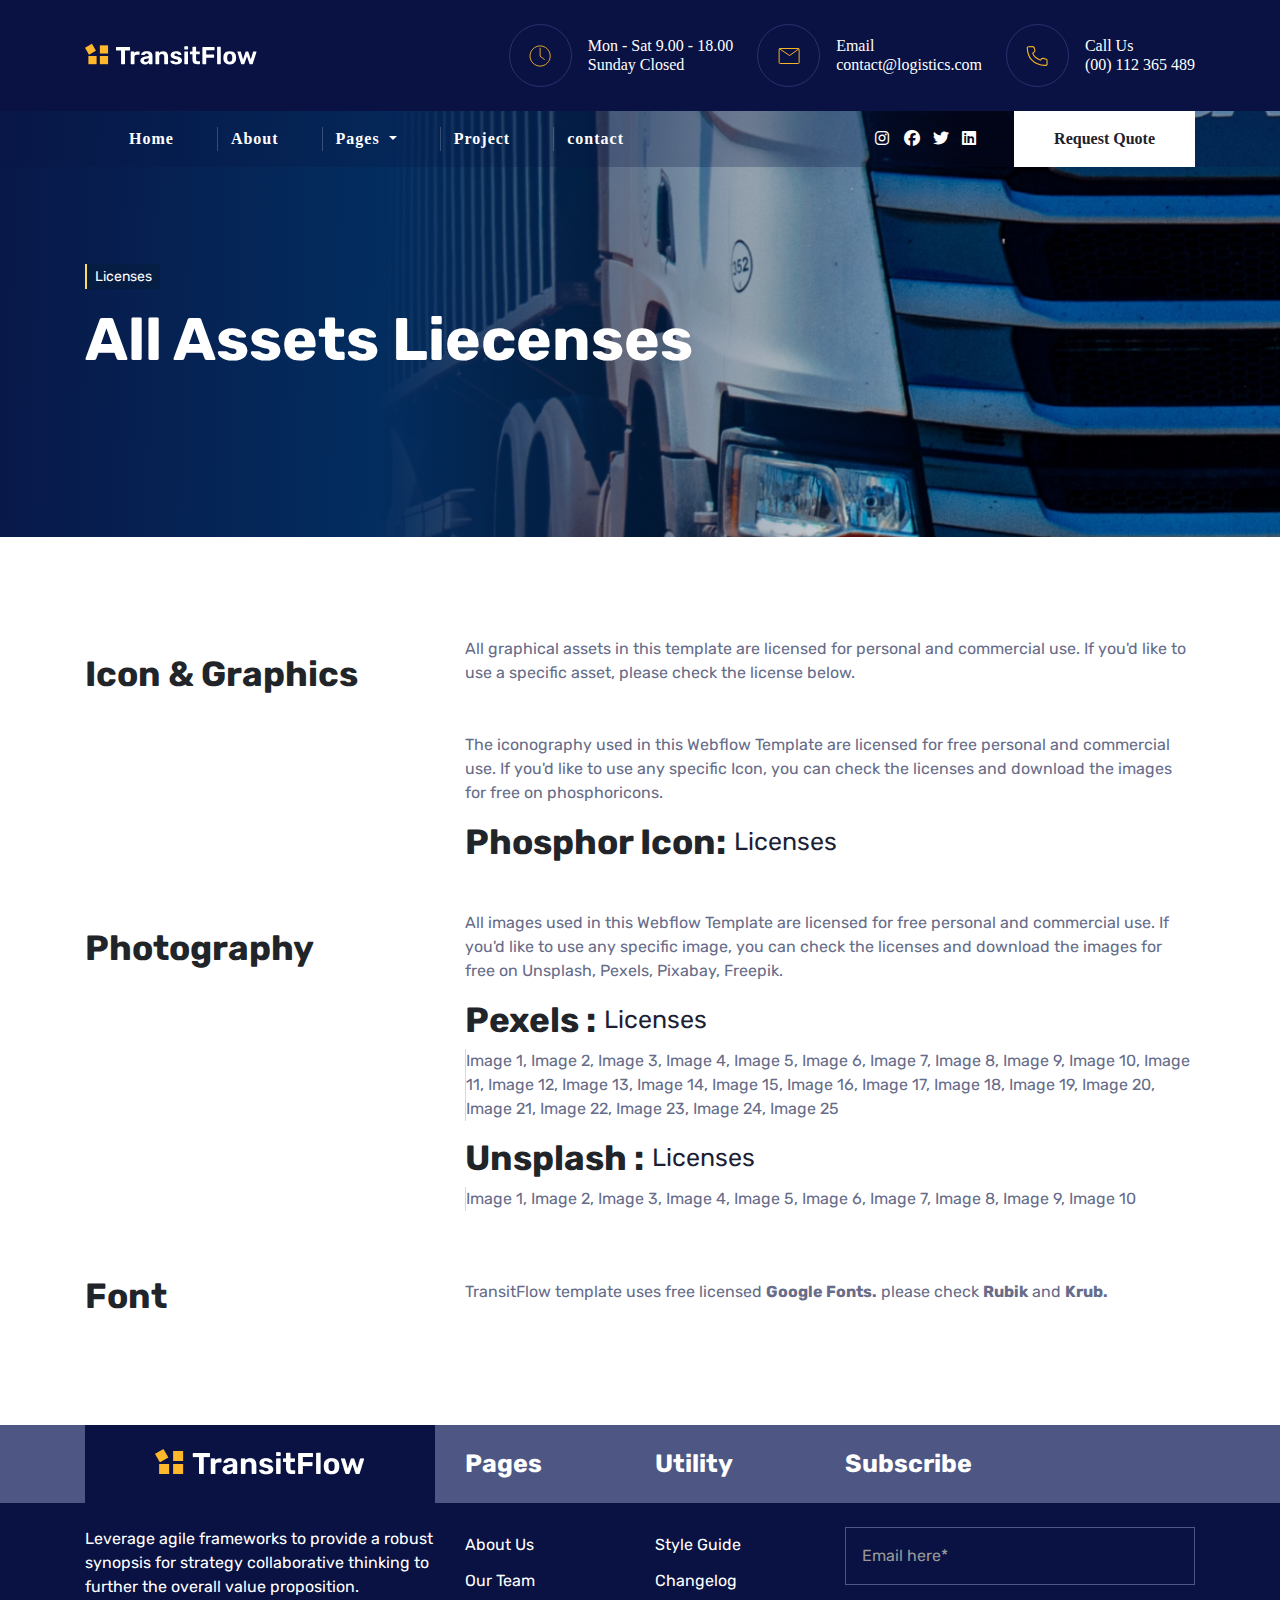
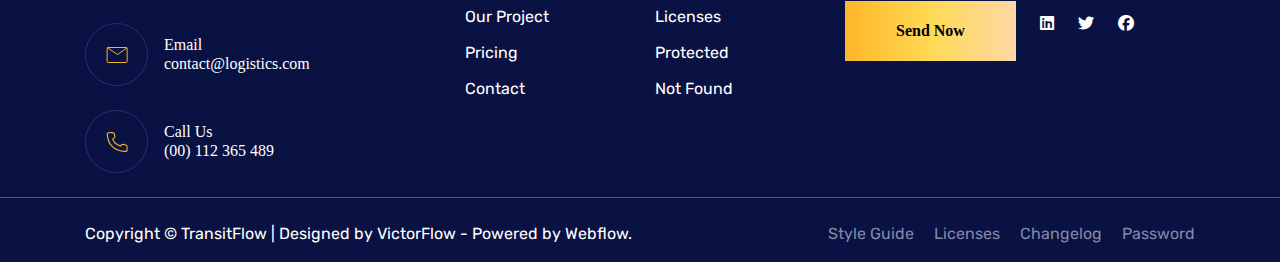
<file: assets-liecenses.html>
<!DOCTYPE html>
<html lang="en">

<head>
    <meta charset="UTF-8" />
    <meta name="viewport" content="width=device-width, initial-scale=1.0" />
    <title>assets</title>
    <link rel="stylesheet" href="https://cdn.jsdelivr.net/npm/bootstrap@4.0.0/dist/css/bootstrap.min.css" />
    <link rel="preconnect" href="https://fonts.googleapis.com" />
    <link rel="stylesheet" href="https://cdnjs.cloudflare.com/ajax/libs/font-awesome/6.5.2/css/all.min.css" class="" />
    <link rel="preconnect" href="https://fonts.gstatic.com" crossorigin />
    <link href="https://fonts.googleapis.com/css2?family=Rubik:ital,wght@0,300..900;1,300..900&display=swap"
        rel="stylesheet" />
    <link rel="stylesheet" href="https://cdnjs.cloudflare.com/ajax/libs/font-awesome/6.5.1/css/all.min.css" />
    <link rel="stylesheet" href="css/page.css" />
    <link rel="icon" href="images/fevicon-icon.png" />
    <meta property="og:image" content="" />
    <link rel="stylesheet" href="css/about.css" />
    <link rel="stylesheet" href="https://ka-f.fontawesome.com/releases/v6.0.0/css/pro.min.css" />
    <link rel="preconnect" href="https://fonts.googleapis.com" />
    <link rel="preconnect" href="https://fonts.gstatic.com" crossorigin />
    <link rel="stylesheet" href="css/service.css" class="" />
    <link rel="stylesheet" href="css/Project.css" class="" />
    <link rel="stylesheet" href="css/transportation.css" />
    <link rel="stylesheet" href="css/service-details.css">
    <link rel="stylesheet" href="css/latest.css" class="">
    <style>
        .assets-log-sec-1 {
            background-image: url("./images/haymam.png");
            ;
        }

        .assets-log-sec-2 {
            padding: 100px 0px;
        }

        .text-span {
            font-size: 25px;
            color: #1C1F35;
        }
    </style>
</head>

<body>
    <header class="header" id="header"></header>
    <section class="about-sec-1 assets-log-sec-1">
        <div class="container">
            <div class="Chain-Solutions Solutions-cc">
                <span class="text-white py-1 px-2">Licenses</span>
                <h1 class="text-white pt-3">All Assets Liecenses</h1>
            </div>
        </div>
    </section>
    <section class="assets-log-sec-2">
        <div class="container">
            <div class="row ">
                <div class="col-12 col-sm-12 col-md-6 col-lg-6 col-xl-4">
                    <div class="safe-Solutions">

                        <h4 class="mt-3">
                            Icon & Graphics
                        </h4>
                    </div>
                </div>
                <div class="col-12 col-sm-12 col-md-6 col-lg-6 col-xl-8">
                    <div class="safe-Solutions">
                        <div class="Transport-Services border-0">
                            <p class="m-0">All graphical assets in this template are licensed for personal and
                                commercial use. If you'd like to use a specific
                                asset, please check the license below.</p>
                            <p class="mb-0 mt-5">The iconography used in this Webflow Template are licensed for free
                                personal
                                and commercial use. If you'd like to use
                                any specific Icon, you can check the licenses and download the images for free on
                                phosphoricons.</p>


                        </div>
                        <div class="d-flex align-items-center mt-3">
                            <h4 class="m-0">
                                Phosphor Icon:
                            </h4>
                            <p class="m-0 text-span pl-2"> Licenses</p>
                        </div>
                    </div>

                </div>
            </div>
            <div class="row mt-5 ">
                <div class="col-12 col-sm-12 col-md-6 col-lg-6 col-xl-4">
                    <div class="safe-Solutions">

                        <h4 class="mt-3">
                            Photography
                        </h4>
                    </div>
                </div>
                <div class="col-12 col-sm-12 col-md-6 col-lg-6 col-xl-8">
                    <div class="safe-Solutions">
                        <div class="Transport-Services border-0">
                            <p class="m-0">All images used in this Webflow Template are licensed for free personal and
                                commercial use. If you'd like to use any
                                specific image, you can check the licenses and download the images for free on Unsplash,
                                Pexels, Pixabay, Freepik.</p>



                        </div>
                        <div class="d-flex align-items-center mt-3">
                            <h4 class="m-0">
                                Pexels :
                            </h4>
                            <p class="m-0 text-span pl-2"> Licenses</p>

                        </div>
                        <div class="Transport-Services ">
                            <p class="mb-0 mt-2">Image 1, Image 2, Image 3, Image 4, Image 5, Image 6, Image 7, Image 8,
                                Image
                                9, Image 10, Image 11, Image 12, Image 13,
                                Image 14, Image 15, Image 16, Image 17, Image 18, Image 19, Image 20, Image 21, Image
                                22, Image 23, Image 24, Image 25</p>
                        </div>

                        <div class="d-flex align-items-center mt-3">
                            <h4 class="m-0">
                                Unsplash :
                            </h4>
                            <p class="m-0 text-span pl-2"> Licenses</p>

                        </div>
                        <div class="Transport-Services ">
                            <p class="mb-0 mt-2">Image 1, Image 2, Image 3, Image 4, Image 5, Image 6, Image 7, Image 8,
                                Image 9, Image 10</p>
                        </div>
                    </div>

                </div>
            </div>
            <div class="row align-items-center mt-5">
                <div class="col-12 col-sm-12 col-md-6 col-lg-6 col-xl-4">
                    <div class="safe-Solutions">

                        <h4 class="mt-3">
                            Font
                        </h4>
                    </div>
                </div>
                <div class="col-12 col-sm-12 col-md-6 col-lg-6 col-xl-8">
                    <div class="safe-Solutions">
                        <div class="Transport-Services border-0">
                            <p class="m-0">TransitFlow template uses free licensed <b>Google Fonts.</b> please check
                                <b>Rubik</b> and
                                <b>Krub.</b>
                            </p>

                        </div>

                    </div>

                </div>
            </div>
        </div>

    </section>


    <footer class="footer-and" id="footer"></footer>
    <script src=" https://code.jquery.com/jquery-3.2.1.slim.min.js"></script>

    <script src="https://cdn.jsdelivr.net/npm/popper.js@1.12.9/dist/umd/popper.min.js"></script>
    <script src="https://cdn.jsdelivr.net/npm/bootstrap@4.0.0/dist/js/bootstrap.min.js"></script>
    <script src="js/header.js"></script>
    <script src="js/footer.js"></script>
</body>

</html>
</file>
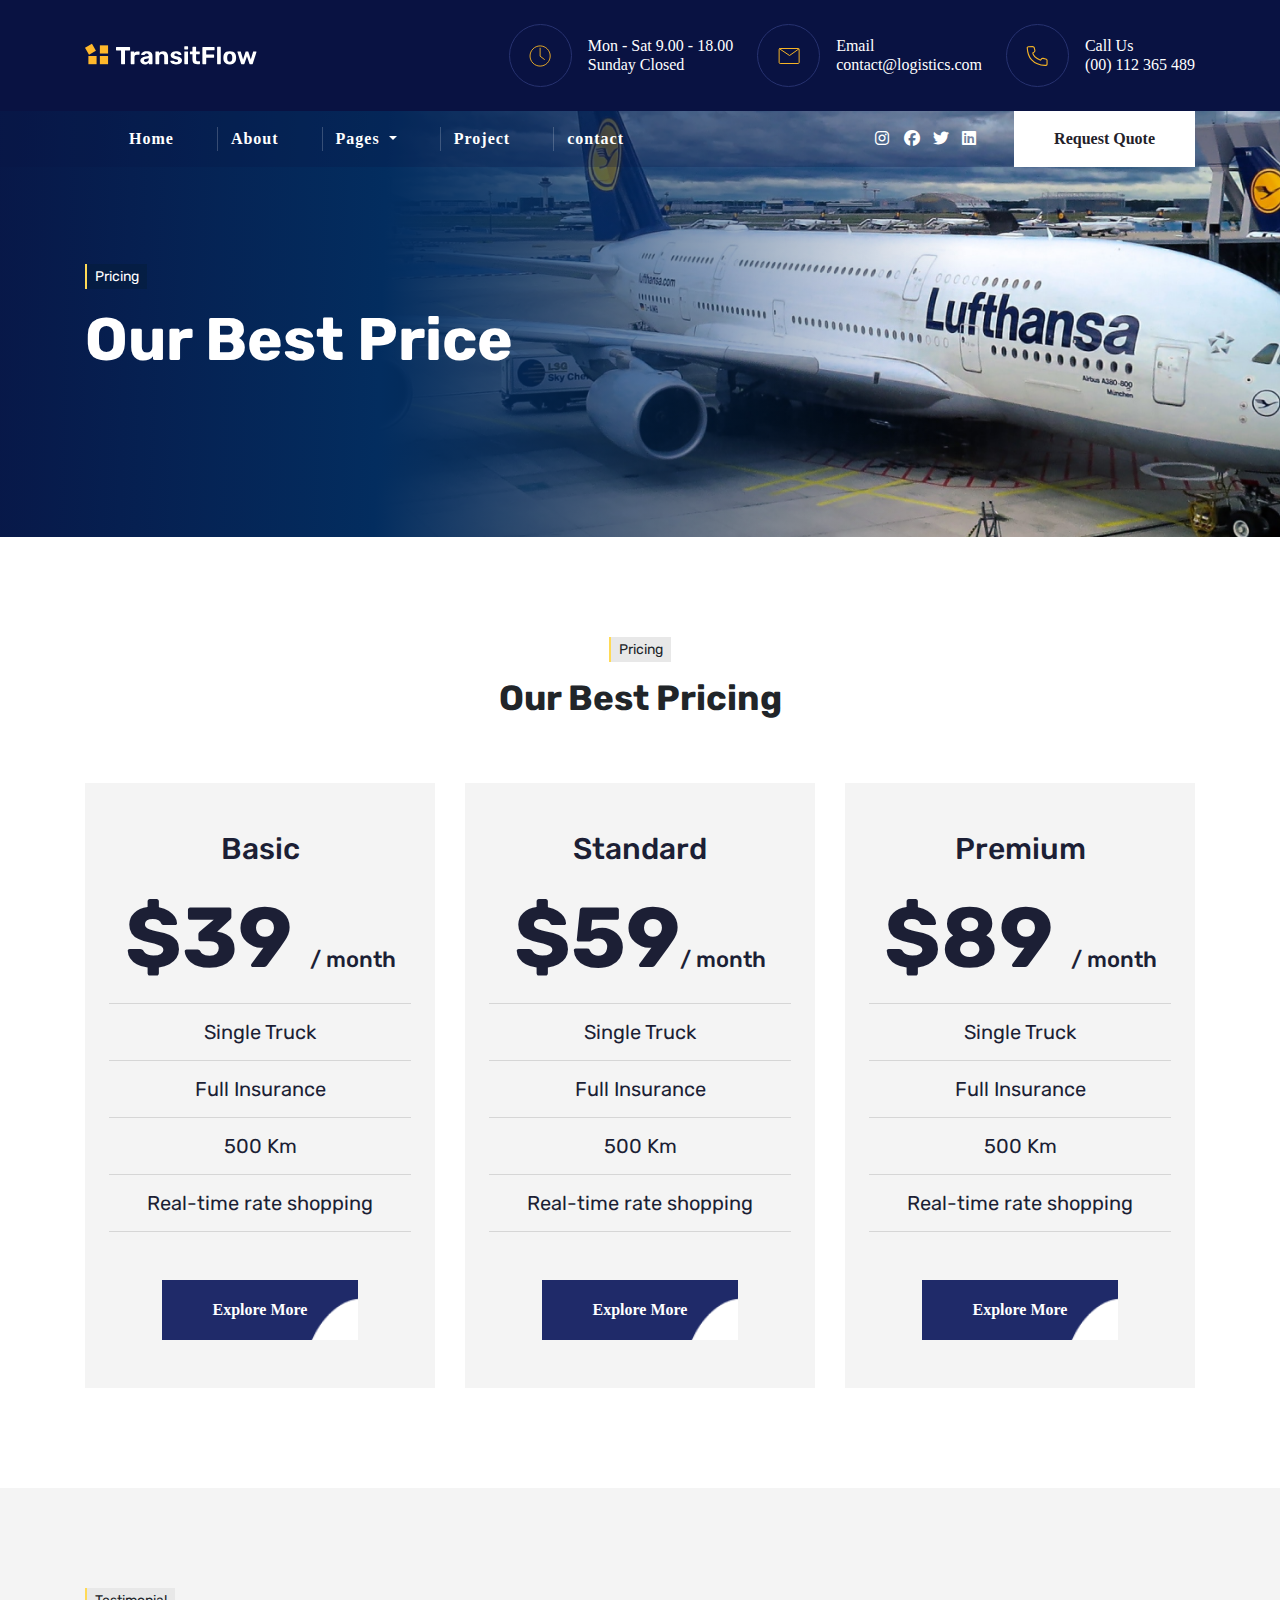
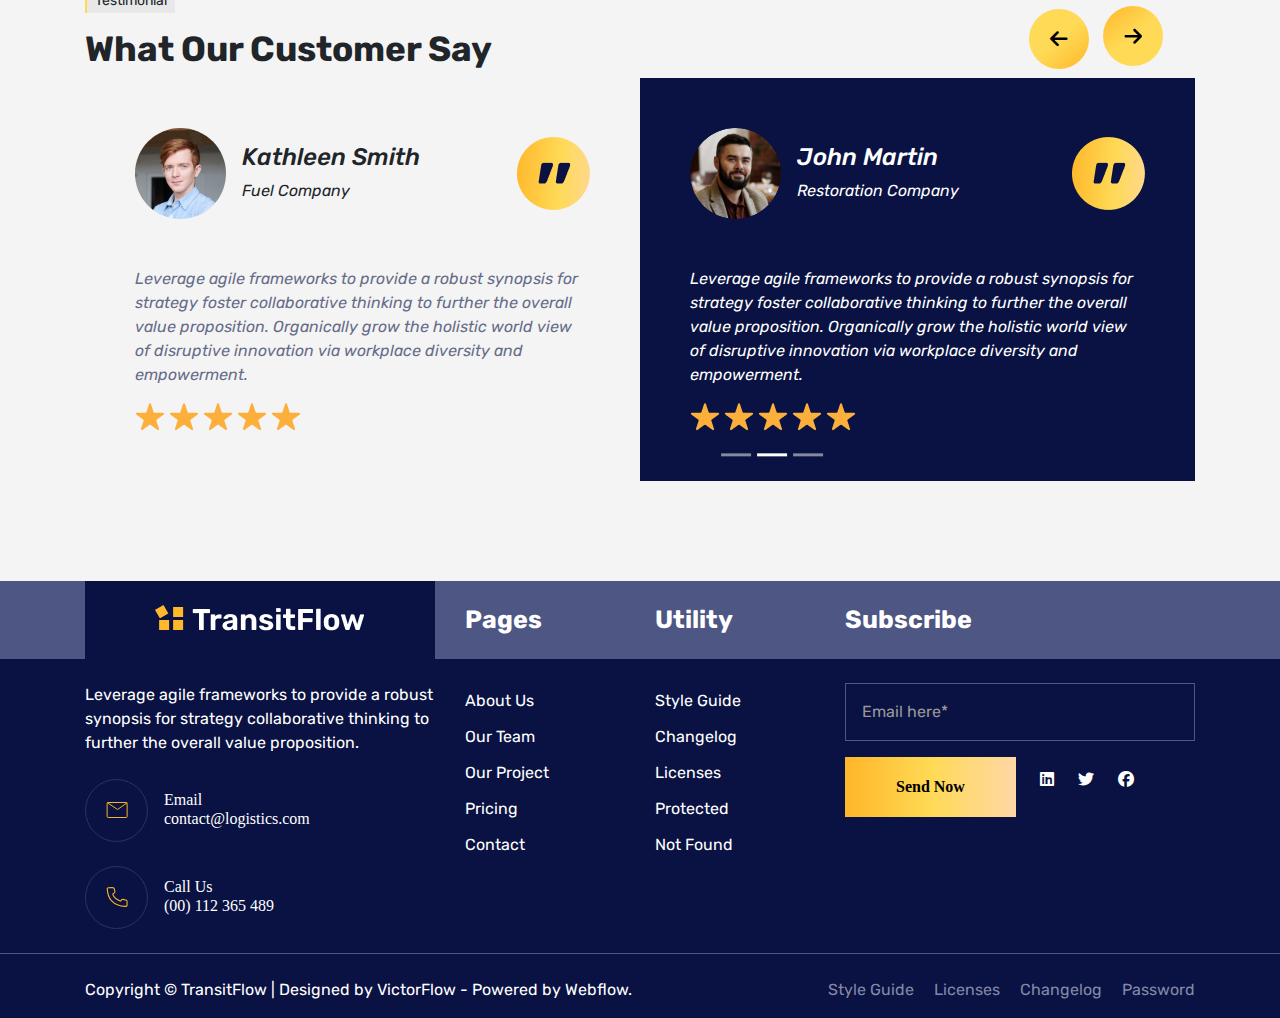
<file: best-price.html>
<!DOCTYPE html>
<html lang="en">

<head>
    <meta charset="UTF-8" />
    <meta name="viewport" content="width=device-width, initial-scale=1.0" />
    <title>best-price</title>
    <link rel="stylesheet" href="https://cdn.jsdelivr.net/npm/bootstrap@4.0.0/dist/css/bootstrap.min.css" />
    <link rel="preconnect" href="https://fonts.googleapis.com" />
    <link rel="stylesheet" href="https://cdnjs.cloudflare.com/ajax/libs/font-awesome/6.5.2/css/all.min.css" class="" />
    <link rel="preconnect" href="https://fonts.gstatic.com" crossorigin />
    <link href="https://fonts.googleapis.com/css2?family=Rubik:ital,wght@0,300..900;1,300..900&display=swap"
        rel="stylesheet" />
    <link rel="stylesheet" href="https://cdnjs.cloudflare.com/ajax/libs/font-awesome/6.5.1/css/all.min.css" />
    <link rel="stylesheet" href="css/page.css" />
    <link rel="icon" href="images/fevicon-icon.png" />
    <meta property="og:image" content="" />
    <link rel="stylesheet" href="css/about.css" />
    <link rel="stylesheet" href="https://ka-f.fontawesome.com/releases/v6.0.0/css/pro.min.css" />
    <link rel="preconnect" href="https://fonts.googleapis.com" />
    <link rel="preconnect" href="https://fonts.gstatic.com" crossorigin />
    <link rel="stylesheet" href="css/service.css" class="" />
    <link rel="stylesheet" href="css/Project.css" class="" />
    <style>
        .best-price-sec-2 {
            background-image: url("../images/jhaj-1.png");
        }
    </style>
</head>

<body>
    <header class="header" id="header"></header>
    <section class="about-sec-1">
        <div class="container">
            <div class="Chain-Solutions Solutions-cc">
                <span class="text-white py-1 px-2">Pricing</span>
                <h1 class="text-white pt-3">Our Best Price</h1>
            </div>
        </div>
    </section>

    <section class="about-sec-6">
        <div class="container">
            <div class="safe-Solutions text-center mb-5">
                <span class="py-1 px-2">Pricing</span>
                <h4 class="mt-3">Our Best Pricing</h4>
            </div>
            <div class="row">
                <div class="col-xl-4 col-lg-6 col-md-6 col-sm-12 col-12">
                    <div class="hover-box text-center px-4 py-5 mt-3">
                        <h5>Basic</h5>
                        <p class="m-0">$39 <span>/ month</span></p>
                        <h3 class="py-3">Single Truck</h3>
                        <h3 class="py-3">Full Insurance</h3>
                        <h3 class="py-3">500 Km</h3>
                        <h3 class="py-3">Real-time rate shopping</h3>
                        <div class="Chain-Solutions new-bg-color list-topick mt-5">
                            <button class="button-tab border-0 m-0 text-center text-white">
                                Explore More
                            </button>
                        </div>
                    </div>
                </div>
                <div class="col-xl-4 col-lg-6 col-md-6 col-sm-12 col-12">
                    <div class="hover-box text-center px-4 py-5 mt-3">
                        <h5>Standard</h5>
                        <p class="m-0">$59<span>/ month</span></p>
                        <h3 class="py-3">Single Truck</h3>
                        <h3 class="py-3">Full Insurance</h3>
                        <h3 class="py-3">500 Km</h3>
                        <h3 class="py-3">Real-time rate shopping</h3>
                        <div class="Chain-Solutions new-bg-color list-topick mt-5">
                            <button class="button-tab border-0 m-0 text-center text-white">
                                Explore More
                            </button>
                        </div>
                    </div>
                </div>
                <div class="col-xl-4 col-lg-6 col-md-6 col-sm-12 col-12">
                    <div class="hover-box text-center px-4 py-5 mt-3">
                        <h5>Premium</h5>
                        <p class="m-0">$89 <span>/ month</span></p>
                        <h3 class="py-3">Single Truck</h3>
                        <h3 class="py-3">Full Insurance</h3>
                        <h3 class="py-3">500 Km</h3>
                        <h3 class="py-3">Real-time rate shopping</h3>
                        <div class="Chain-Solutions new-bg-color list-topick mt-5">
                            <button class="button-tab border-0 m-0 text-center text-white">
                                Explore More
                            </button>
                        </div>
                    </div>
                </div>
            </div>
        </div>
    </section>
    <section class="about-sec-5 sec-7">
        <div class="container">
            <div class="safe-Solutions">
                <span class="py-1 px-2"> Testimonial</span>
                <h4 class="mt-3">What Our Customer Say</h4>
            </div>
            <div id="demo" class="carousel slide" data-ride="carousel">
                <!-- Indicators -->
                <ul class="carousel-indicators ca-ndicators">
                    <li data-target="#demo" data-slide-to="0" class=""></li>
                    <li data-target="#demo" data-slide-to="1" class="active"></li>
                    <li data-target="#demo" data-slide-to="2"></li>
                </ul>
                <div class="carousel-inner">
                    <div class="carousel-item active carousel-item-left">
                        <div class="row no-gutters">
                            <div class="col-12 col-md-12 col-lg-6 col-xl-6 col-sm-12 pr-0">
                                <div class="padding-50">
                                    <div class="d-flex align-items-center justify-content-between">
                                        <div class="d-flex align-items-center">
                                            <div class="ruled">
                                                <img src="images/1fueloto.png" alt="" />
                                            </div>
                                            <div class="1-fueloto pl-3">
                                                <h4>Kathleen Smith</h4>
                                                <span> Fuel Company </span>
                                            </div>
                                        </div>
                                        <div>
                                            <img src="images/icon-33.png" alt="" class="" />
                                        </div>
                                    </div>
                                    <div class="Transport-Services mt-5 border-0">
                                        <p>
                                            Leverage agile frameworks to provide a robust synopsis
                                            for strategy foster collaborative thinking to further
                                            the overall value proposition. Organically grow the
                                            holistic world view of disruptive innovation via
                                            workplace diversity and empowerment.
                                        </p>
                                        <div class="mt-3">
                                            <img src="images/Star 2.png" alt="" />
                                            <img src="images/Star 2.png" alt="" />
                                            <img src="images/Star 2.png" alt="" />
                                            <img src="images/Star 2.png" alt="" />
                                            <img src="images/Star 2.png" alt="" />
                                        </div>
                                    </div>
                                </div>
                            </div>
                            <div class="col-12 col-md-12 col-lg-6 col-xl-6 col-sm-12 pr-0">
                                <div class="padding-50 padding-55">
                                    <div class="d-flex align-items-center justify-content-between">
                                        <div class="d-flex align-items-center">
                                            <div class="ruled">
                                                <img src="images/User.png" alt="" />
                                            </div>
                                            <div class="1-fueloto pl-3">
                                                <h4 class="text-white">John Martin</h4>
                                                <span class="text-white"> Restoration Company </span>
                                            </div>
                                        </div>
                                        <div>
                                            <img src="images/icon-33.png" alt="" class="" />
                                        </div>
                                    </div>
                                    <div class="Transport-Services mt-5 border-0">
                                        <p class="text-white">
                                            Leverage agile frameworks to provide a robust synopsis
                                            for strategy foster collaborative thinking to further
                                            the overall value proposition. Organically grow the
                                            holistic world view of disruptive innovation via
                                            workplace diversity and empowerment.
                                        </p>
                                        <div class="mt-3">
                                            <img src="images/Star 2.png" alt="" />
                                            <img src="images/Star 2.png" alt="" />
                                            <img src="images/Star 2.png" alt="" />
                                            <img src="images/Star 2.png" alt="" />
                                            <img src="images/Star 2.png" alt="" />
                                        </div>
                                    </div>
                                </div>
                            </div>
                        </div>
                    </div>
                    <div class="carousel-item carousel-item-next carousel-item-left">
                        <div class="row">
                            <div class="col-12 col-md-12 col-lg-6 col-xl-6 col-sm-12 pr-0">
                                <div class="padding-50">
                                    <div class="d-flex align-items-center justify-content-between">
                                        <div class="d-flex align-items-center">
                                            <div class="ruled">
                                                <img src="images/1fueloto.png" alt="" />
                                            </div>
                                            <div class="1-fueloto pl-3">
                                                <h4>Kathleen Smith</h4>
                                                <span> Fuel Company </span>
                                            </div>
                                        </div>
                                        <div>
                                            <img src="images/icon-33.png" alt="" class="" />
                                        </div>
                                    </div>
                                    <div class="Transport-Services mt-5 border-0">
                                        <p>
                                            Leverage agile frameworks to provide a robust synopsis
                                            for strategy foster collaborative thinking to further
                                            the overall value proposition. Organically grow the
                                            holistic world view of disruptive innovation via
                                            workplace diversity and empowerment.
                                        </p>
                                        <div class="mt-3">
                                            <img src="images/Star 2.png" alt="" />
                                            <img src="images/Star 2.png" alt="" />
                                            <img src="images/Star 2.png" alt="" />
                                            <img src="images/Star 2.png" alt="" />
                                            <img src="images/Star 2.png" alt="" />
                                        </div>
                                    </div>
                                </div>
                            </div>
                            <div class="col-12 col-md-12 col-lg-6 col-xl-6 col-sm-12 pl-0">
                                <div class="padding-50 padding-55">
                                    <div class="d-flex align-items-center justify-content-between">
                                        <div class="d-flex align-items-center">
                                            <div class="ruled">
                                                <img src="images/User.png" alt="" />
                                            </div>
                                            <div class="1-fueloto pl-3">
                                                <h4 class="text-white">John Martin</h4>
                                                <span class="text-white"> Restoration Company </span>
                                            </div>
                                        </div>
                                        <div>
                                            <img src="images/icon-33.png" alt="" class="" />
                                        </div>
                                    </div>
                                    <div class="Transport-Services mt-5 border-0">
                                        <p class="text-white">
                                            Leverage agile frameworks to provide a robust synopsis
                                            for strategy foster collaborative thinking to further
                                            the overall value proposition. Organically grow the
                                            holistic world view of disruptive innovation via
                                            workplace diversity and empowerment.
                                        </p>
                                        <div class="mt-3">
                                            <img src="images/Star 2.png" alt="" />
                                            <img src="images/Star 2.png" alt="" />
                                            <img src="images/Star 2.png" alt="" />
                                            <img src="images/Star 2.png" alt="" />
                                            <img src="images/Star 2.png" alt="" />
                                        </div>
                                    </div>
                                </div>
                            </div>
                        </div>
                    </div>
                    <div class="carousel-item">
                        <div class="row">
                            <div class="col-12 col-md-12 col-lg-6 col-xl-6 col-sm-12 pr-0">
                                <div class="padding-50">
                                    <div class="d-flex align-items-center justify-content-between">
                                        <div class="d-flex align-items-center">
                                            <div class="ruled">
                                                <img src="images/1fueloto.png" alt="" />
                                            </div>
                                            <div class="1-fueloto pl-3">
                                                <h4>Kathleen Smith</h4>
                                                <span> Fuel Company </span>
                                            </div>
                                        </div>
                                        <div>
                                            <img src="images/icon-33.png" alt="" class="" />
                                        </div>
                                    </div>
                                    <div class="Transport-Services mt-5 border-0">
                                        <p>
                                            Leverage agile frameworks to provide a robust synopsis
                                            for strategy foster collaborative thinking to further
                                            the overall value proposition. Organically grow the
                                            holistic world view of disruptive innovation via
                                            workplace diversity and empowerment.
                                        </p>
                                        <div class="mt-3">
                                            <img src="images/Star 2.png" alt="" />
                                            <img src="images/Star 2.png" alt="" />
                                            <img src="images/Star 2.png" alt="" />
                                            <img src="images/Star 2.png" alt="" />
                                            <img src="images/Star 2.png" alt="" />
                                        </div>
                                    </div>
                                </div>
                            </div>
                            <div class="col-12 col-md-12 col-lg-6 col-xl-6 col-sm-12 pl-0">
                                <div class="padding-50 padding-55">
                                    <div class="d-flex align-items-center justify-content-between">
                                        <div class="d-flex align-items-center">
                                            <div class="ruled">
                                                <img src="images/User.png" alt="" />
                                            </div>
                                            <div class="1-fueloto pl-3">
                                                <h4 class="text-white">John Martin</h4>
                                                <span class="text-white"> Restoration Company </span>
                                            </div>
                                        </div>
                                        <div>
                                            <img src="images/icon-33.png" alt="" class="" />
                                        </div>
                                    </div>
                                    <div class="Transport-Services mt-5 border-0">
                                        <p class="text-white">
                                            Leverage agile frameworks to provide a robust synopsis
                                            for strategy foster collaborative thinking to further
                                            the overall value proposition. Organically grow the
                                            holistic world view of disruptive innovation via
                                            workplace diversity and empowerment.
                                        </p>
                                        <div class="mt-3">
                                            <img src="images/Star 2.png" alt="" />
                                            <img src="images/Star 2.png" alt="" />
                                            <img src="images/Star 2.png" alt="" />
                                            <img src="images/Star 2.png" alt="" />
                                            <img src="images/Star 2.png" alt="" />
                                        </div>
                                    </div>
                                </div>
                            </div>
                        </div>
                    </div>
                </div>

                <a class="carousel-control-prev" href="#demo" data-slide="prev">
                    <span class="carousel-control-prev-icon"><i class="fa-solid fa-arrow-left"></i></span>
                </a>
                <a class="carousel-control-next" href="#demo" data-slide="next">
                    <span class="carousel-control-next-icon"><i class="fa-solid fa-arrow-left"></i></span>
                </a>
            </div>
        </div>
    </section>
    <footer class="footer-and" id="footer"></footer>
    <script src=" https://code.jquery.com/jquery-3.2.1.slim.min.js"></script>

    <script src="https://cdn.jsdelivr.net/npm/popper.js@1.12.9/dist/umd/popper.min.js"></script>
    <script src="https://cdn.jsdelivr.net/npm/bootstrap@4.0.0/dist/js/bootstrap.min.js"></script>
    <script src="js/header.js"></script>
    <script src="js/footer.js"></script>
</body>

</html>
</file>
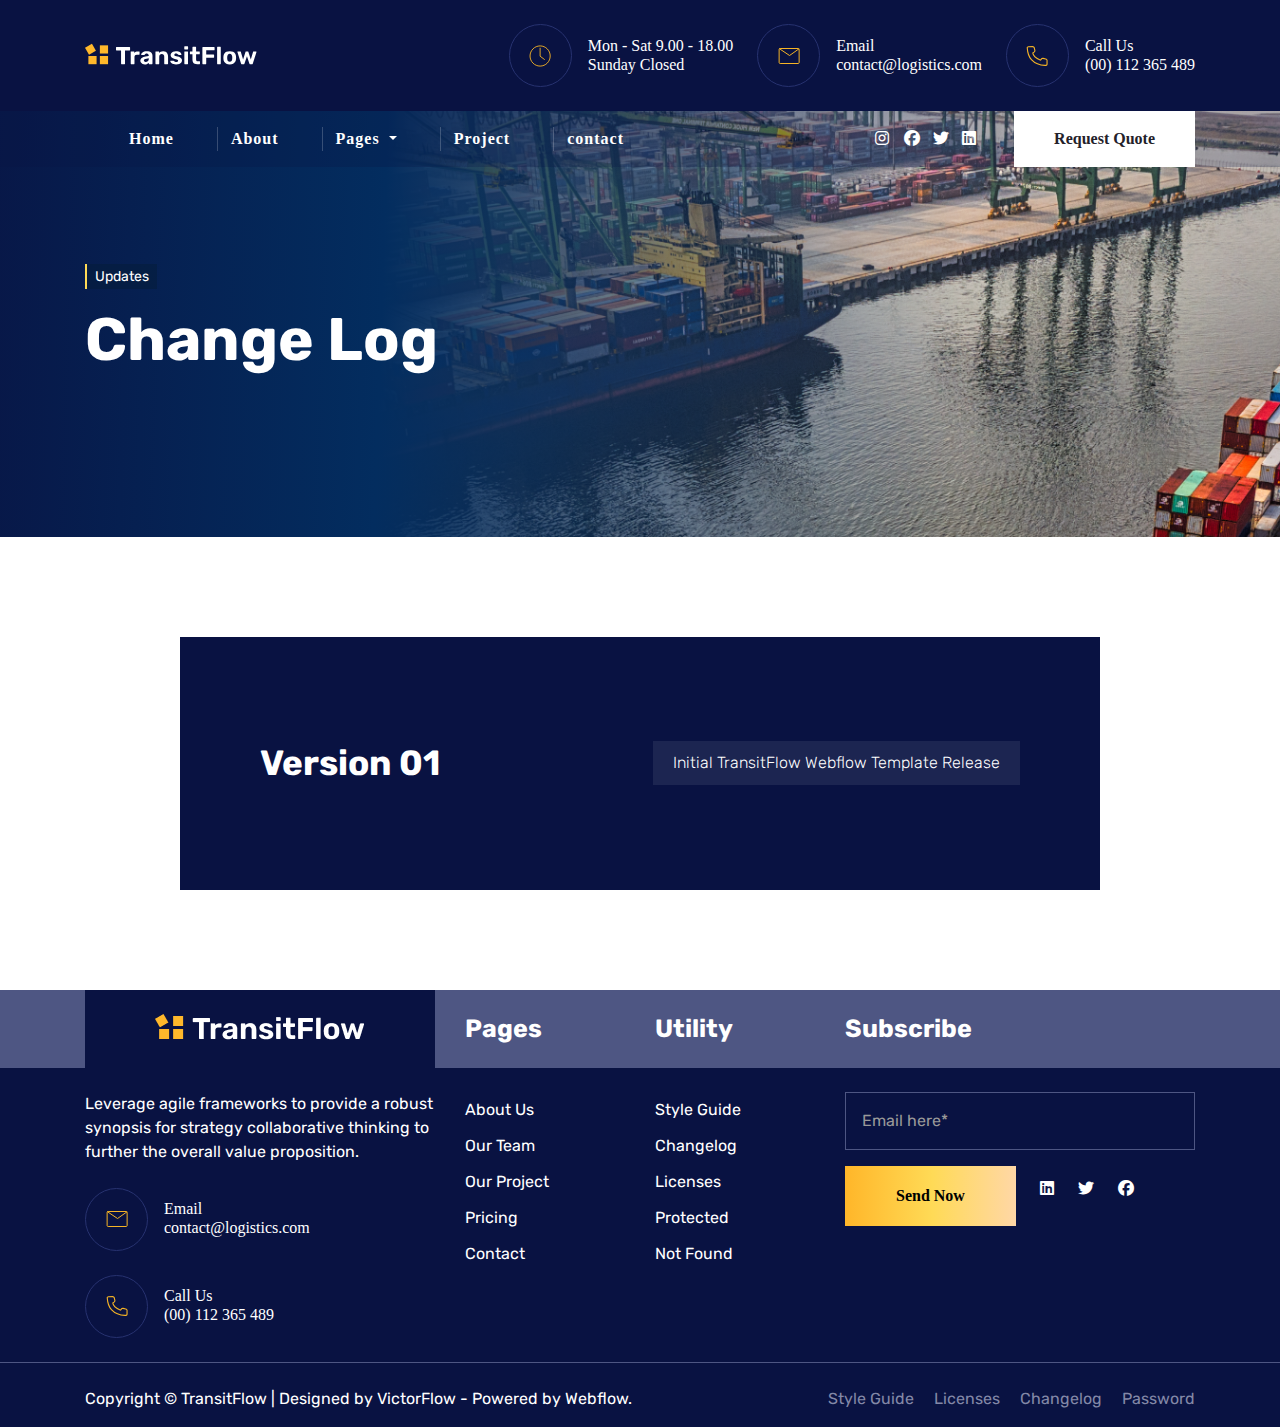
<file: change-log.html>
<!DOCTYPE html>
<html lang="en">

<head>
    <meta charset="UTF-8" />
    <meta name="viewport" content="width=device-width, initial-scale=1.0" />
    <title>change-log</title>
    <link rel="stylesheet" href="https://cdn.jsdelivr.net/npm/bootstrap@4.0.0/dist/css/bootstrap.min.css" />
    <link rel="preconnect" href="https://fonts.googleapis.com" />
    <link rel="stylesheet" href="https://cdnjs.cloudflare.com/ajax/libs/font-awesome/6.5.2/css/all.min.css" class="" />
    <link rel="preconnect" href="https://fonts.gstatic.com" crossorigin />
    <link href="https://fonts.googleapis.com/css2?family=Rubik:ital,wght@0,300..900;1,300..900&display=swap"
        rel="stylesheet" />
    <link rel="stylesheet" href="https://cdnjs.cloudflare.com/ajax/libs/font-awesome/6.5.1/css/all.min.css" />
    <link rel="stylesheet" href="css/page.css" />
    <link rel="icon" href="images/fevicon-icon.png" />
    <meta property="og:image" content="" />
    <link rel="stylesheet" href="css/about.css" />
    <link rel="stylesheet" href="https://ka-f.fontawesome.com/releases/v6.0.0/css/pro.min.css" />
    <link rel="preconnect" href="https://fonts.googleapis.com" />
    <link rel="preconnect" href="https://fonts.gstatic.com" crossorigin />
    <link rel="stylesheet" href="css/service.css" class="" />
    <link rel="stylesheet" href="css/Project.css" class="" />
    <link rel="stylesheet" href="css/transportation.css" />
    <link rel="stylesheet" href="css/service-details.css">
    <link rel="stylesheet" href="css/latest.css" class="">
    <style>
        .change-log-sec-1 {
            background-image: url("./images/worter-tank.png");
            ;
        }

        .Change-se-2 {
            padding: 100px 0px;
        }

        .transitflow {
            background-color: #091242;
        }

        .transitflow {
            display: flex;
            justify-content: space-between;
            align-items: center;
            padding: 100px 80px;
        }

        .transitflow p:nth-child(1) {
            font-size: 35px;
            font-weight: bold;
        }

        .transitflow p:nth-child(2) {
            font-size: 16px;
            font-weight: 300;
            background-color: #1C2551;
            padding: 10px 20px;

        }

        @media (max-width:992px) {
            .transitflow {
                display: block;
                padding: 64px 9px;
            }
        }
    </style>
</head>

<body>
    <header class="header" id="header"></header>
    <section class="about-sec-1 change-log-sec-1">
        <div class="container">
            <div class="Chain-Solutions Solutions-cc">
                <span class="text-white py-1 px-2">Updates</span>
                <h1 class="text-white pt-3">Change Log</h1>
            </div>
        </div>
    </section>
    <section class="Change-se-2">
        <div class="container">
            <div class="row justify-content-center">
                <div class="col-10">
                    <div class="transitflow ">
                        <p class="text-white m-0">Version 01</p>
                        <p class="text-white m-0">Initial TransitFlow Webflow Template Release</p>
                    </div>

                </div>
            </div>
        </div>
    </section>


    <footer class="footer-and" id="footer"></footer>
    <script src=" https://code.jquery.com/jquery-3.2.1.slim.min.js"></script>

    <script src="https://cdn.jsdelivr.net/npm/popper.js@1.12.9/dist/umd/popper.min.js"></script>
    <script src="https://cdn.jsdelivr.net/npm/bootstrap@4.0.0/dist/js/bootstrap.min.js"></script>
    <script src="js/header.js"></script>
    <script src="js/footer.js"></script>
</body>

</html>
</file>
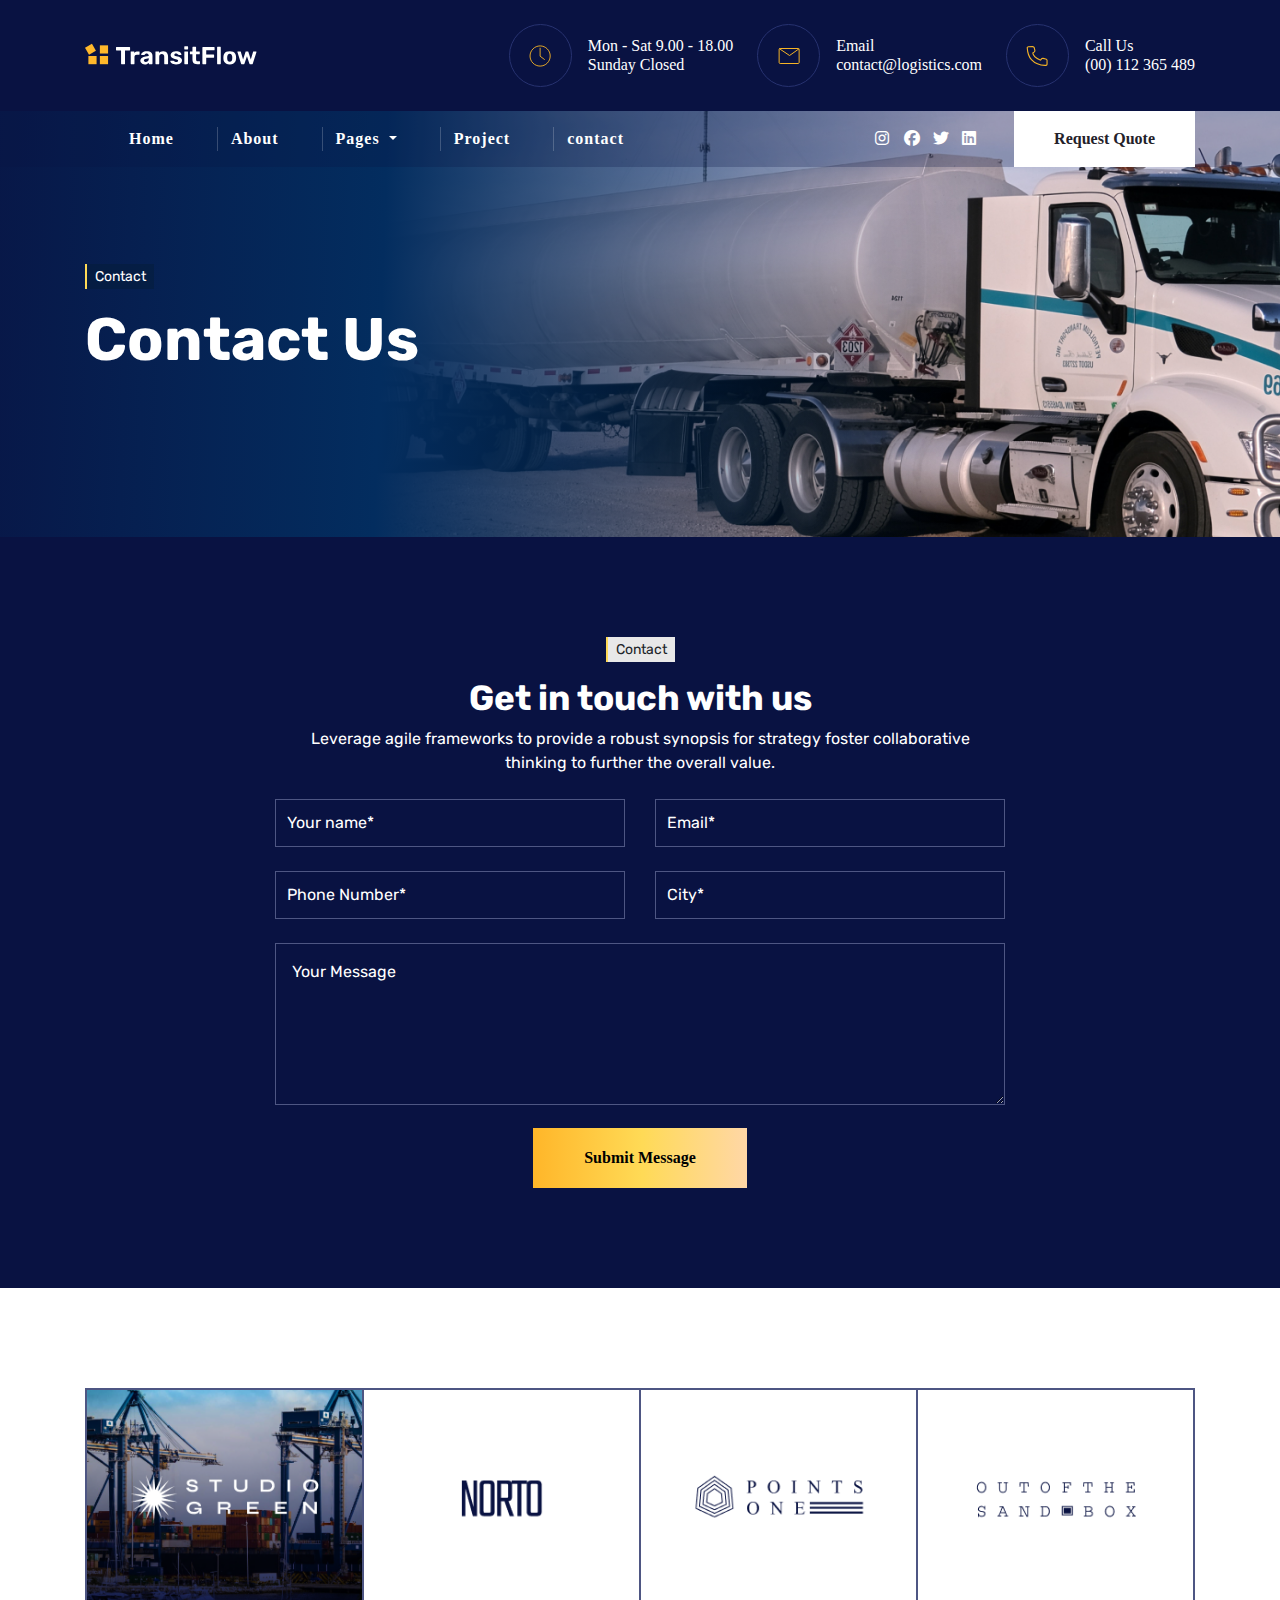
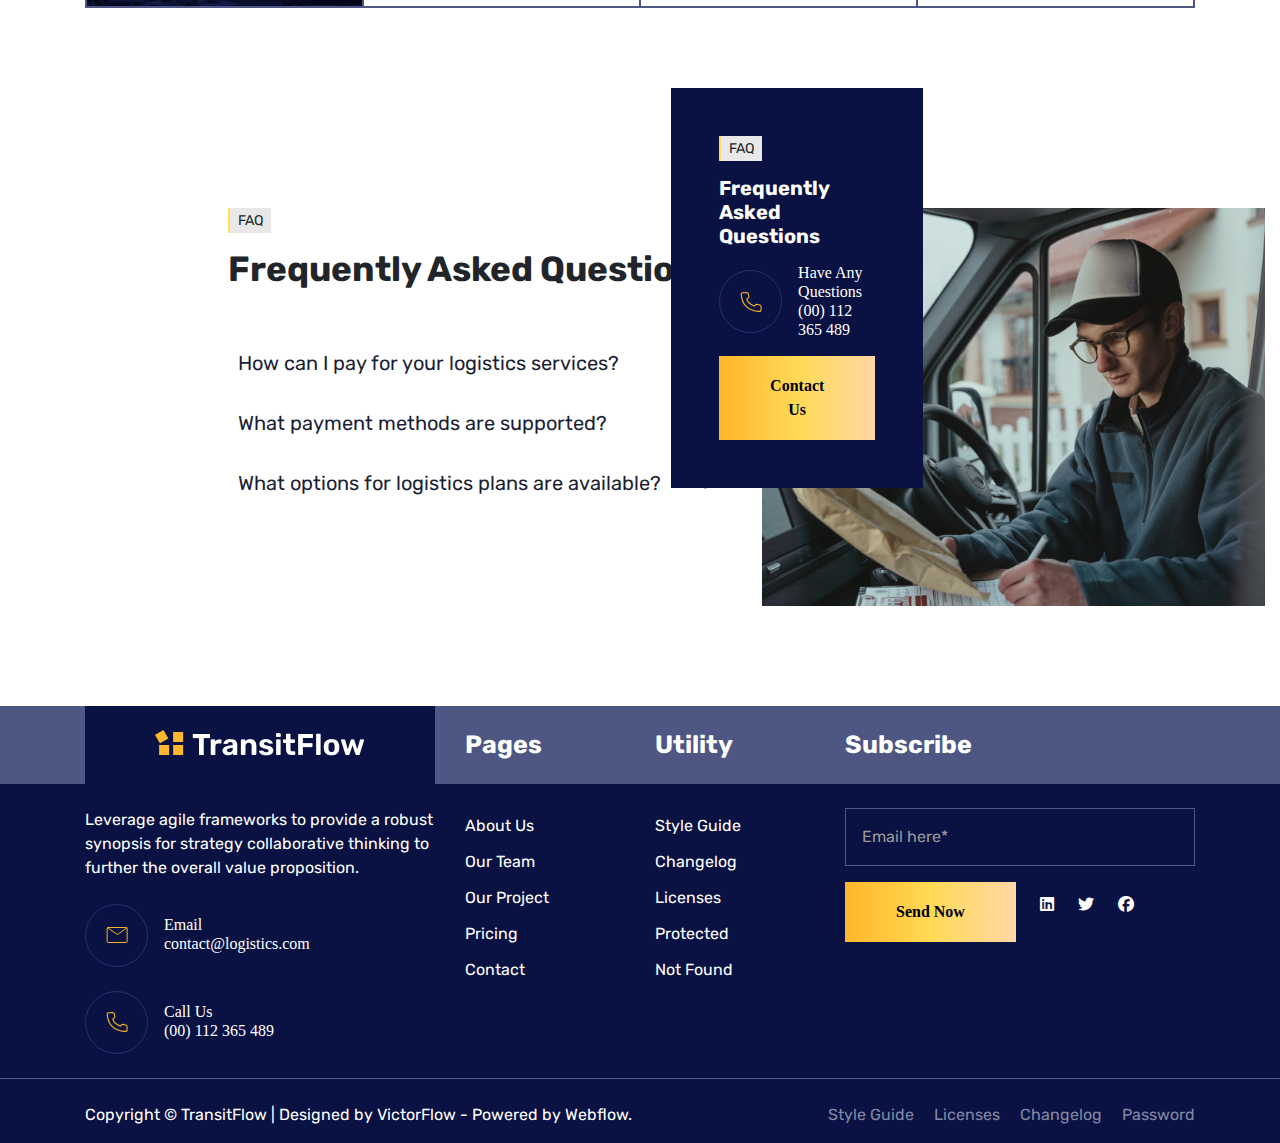
<file: contact-us.html>
<!DOCTYPE html>
<html lang="en">

<head>
    <meta charset="UTF-8" />
    <meta name="viewport" content="width=device-width, initial-scale=1.0" />
    <title>content</title>
    <link rel="stylesheet" href="https://cdn.jsdelivr.net/npm/bootstrap@4.0.0/dist/css/bootstrap.min.css" />
    <link rel="preconnect" href="https://fonts.googleapis.com" />
    <link rel="stylesheet" href="https://cdnjs.cloudflare.com/ajax/libs/font-awesome/6.5.2/css/all.min.css" class="" />
    <link rel="preconnect" href="https://fonts.gstatic.com" crossorigin />
    <link href="https://fonts.googleapis.com/css2?family=Rubik:ital,wght@0,300..900;1,300..900&display=swap"
        rel="stylesheet" />
    <link rel="stylesheet" href="https://cdnjs.cloudflare.com/ajax/libs/font-awesome/6.5.1/css/all.min.css" />
    <link rel="stylesheet" href="css/page.css" />
    <link rel="icon" href="images/fevicon-icon.png" />
    <meta property="og:image" content="" />
    <link rel="stylesheet" href="css/about.css" />
    <link rel="stylesheet" href="https://ka-f.fontawesome.com/releases/v6.0.0/css/pro.min.css" />
    <link rel="preconnect" href="https://fonts.googleapis.com" />
    <link rel="preconnect" href="https://fonts.gstatic.com" crossorigin />
    <link rel="stylesheet" href="css/service.css" class="" />
    <link rel="stylesheet" href="css/Project.css" class="" />
    <style>
        .contact-sec-2 {
            background-image: url("../images/container-lood.png");
        }
    </style>
</head>

<body>
    <header class="header" id="header"></header>
    <section class="about-sec-1 contact-sec-2">
        <div class="container">
            <div class="Chain-Solutions Solutions-cc">
                <span class="text-white py-1 px-2">Contact</span>
                <h1 class="text-white pt-3">Contact Us</h1>
            </div>
        </div>
    </section>

    <section class="sec-10">
        <div class="container">

            <div class="margin-toping-0-1">
                <div class="safe-Solutions text-center">
                    <span class="py-1 px-2 ">Contact</span>
                    <h4 class="mt-3 mb-0 text-white text-center">
                        Get in touch with us
                    </h4>
                    <div class="Transport-Services border-0 text-center">
                        <p class="mb-0 mt-2 mb-4 text-white">
                            Leverage agile frameworks to provide a robust synopsis for strategy foster collaborative
                            <br> thinking to further the overall
                            value.
                        </p>
                    </div>


                </div>
            </div>
            <div class="row justify-content-center">

                <div class="col-xl-8 col-lg-8 col-md-8 col-sm-12 col-12">
                    <div class="row">
                        <div class="col-6">
                            <div class="playsolder">
                                <input type="text" class="" placeholder="Your name*">
                            </div>
                        </div>
                        <div class="col-6">
                            <div class="playsolder">
                                <input type="text" class="" placeholder="Email*">
                            </div>
                        </div>
                        <div class="col-6">
                            <div class="playsolder mt-4">
                                <input type="text" class="" placeholder="Phone Number*">
                            </div>
                        </div>
                        <div class="col-6">
                            <div class="playsolder mt-4">
                                <input type="text" class="" placeholder="City*">
                            </div>
                        </div>
                        <div class="col-12">
                            <textarea name="" placeholder="Your Message" id="" cols="" rows="6"
                                class="text-ariya pl-3 pt-3 mt-4"></textarea>
                        </div>
                    </div>
                    <div class="Chain-Solutions-1 mt-3 text-center">
                        <button class="button-tab border-0">Submit Message</button>
                    </div>
                </div>
            </div>

        </div>
    </section>
    <section class="abuot-sec-8">
        <div class="container">
            <div class="row no-gutters border-0-redff">
                <div class="col-xl-3 col-lg-3 col-md-3 col-sm-6 col-12">
                    <div class=" ss border-0-redff">
                        <img src="images/1.png" alt="" class="" width="100%">
                    </div>
                </div>
                <div class="col-xl-3 col-lg-3 col-md-3 col-sm-6 col-12">
                    <div class=" ss border-0-redff">
                        <img src="images/2.png" alt="" class="" width="100%">
                    </div>
                </div>
                <div class="col-xl-3 col-lg-3 col-md-3 col-sm-6 col-12">
                    <div class=" ss border-0-redff">
                        <img src="images/3.png" alt="" class="" width="100%">
                    </div>
                </div>
                <div class="col-xl-3 col-lg-3 col-md-3 col-sm-6 col-12">
                    <div class=" ss border-0-redff">
                        <img src="images/4.png" alt="" class="" width="100%">
                    </div>
                </div>

            </div>

        </div>
    </section>
    <section class="abuot-sec-7">
        <div class="container-fluid">
            <div class="row justify-content-end">
                <div class="col-xl-5 col-lg-6 col-md-12 col-sm-12 col-12">
                    <div class="safe-Solutions">
                        <span class="py-1 px-2">FAQ</span>
                        <h4 class="mt-3">Frequently Asked Questions</h4>
                        <div class="Transport-Services border-0">
                            <main class="mt-5">
                                <div class="accordion">
                                    <div class="accordion-item">
                                        <div class="accordion-item-header">
                                            <p class="accordion-item-header-title accordion-item-header-title-33 m-0">
                                                How can I pay for your logistics services?
                                            </p>
                                            <svg xmlns="http://www.w3.org/2000/svg" width="20" height="20"
                                                viewBox="0 0 24 24" fill="none" stroke="currentColor" stroke-width="2"
                                                stroke-linecap="round" stroke-linejoin="round"
                                                class="lucide lucide-chevron-down accordion-item-header-icon">
                                                <path d="m6 9 6 6 6-6"></path>
                                            </svg>
                                        </div>
                                        <div class="accordion-item-description-wrapper">
                                            <div class="accordion-item-description">
                                                <p>
                                                    Leverage agile frameworks to provide a robust
                                                    synopsis for strategy foster collaborative thinking
                                                    to further the overall value proposition.
                                                    Organically grow the holistic world view of
                                                    disruptive.
                                                </p>
                                            </div>
                                        </div>
                                    </div>
                                    <div class="accordion-item">
                                        <div class="accordion-item-header">
                                            <p class="accordion-item-header-title accordion-item-header-title-33 m-0">
                                                What payment methods are supported?
                                            </p>
                                            <svg xmlns="http://www.w3.org/2000/svg" width="20" height="20"
                                                viewBox="0 0 24 24" fill="none" stroke="currentColor" stroke-width="2"
                                                stroke-linecap="round" stroke-linejoin="round"
                                                class="lucide lucide-chevron-down accordion-item-header-icon">
                                                <path d="m6 9 6 6 6-6"></path>
                                            </svg>
                                        </div>
                                        <div class="accordion-item-description-wrapper">
                                            <div class="accordion-item-description">
                                                <p>
                                                    This is the description for Accordion Item 2. This
                                                    is the description for Accordion Item 2. This is the
                                                    description for Accordion Item 2. This is the
                                                    description for Accordion Item 2.
                                                </p>
                                            </div>
                                        </div>
                                    </div>
                                    <div class="accordion-item">
                                        <div class="accordion-item-header">
                                            <p class="accordion-item-header-title accordion-item-header-title-33 m-0">
                                                What options for logistics plans are available?
                                            </p>
                                            <svg xmlns="http://www.w3.org/2000/svg" width="20" height="20"
                                                viewBox="0 0 24 24" fill="none" stroke="currentColor" stroke-width="2"
                                                stroke-linecap="round" stroke-linejoin="round"
                                                class="lucide lucide-chevron-down accordion-item-header-icon">
                                                <path d="m6 9 6 6 6-6"></path>
                                            </svg>
                                        </div>
                                        <div class="accordion-item-description-wrapper">
                                            <div class="accordion-item-description">
                                                <p>
                                                    This is the description for Accordion Item 3. This
                                                    is the description for Accordion Item 3. This is the
                                                    description for Accordion Item 3. This is the
                                                    description for Accordion Item 3. This is the
                                                    description for Accordion Item 3. This is the
                                                    description for Accordion Item 3. This is the
                                                    description for Accordion Item 3.
                                                </p>
                                            </div>
                                        </div>
                                    </div>
                                </div>
                            </main>
                        </div>
                    </div>
                </div>
                <div class="col-xl-5 col-lg-6 col-md-12 col-sm-12 col-12">
                    <div class="position-relative position-absolute-11">
                        <img src="images/carto.png" alt="" class="" width="100%" />
                        <div class="back-box p-5">
                            <div class="safe-Solutions asked-man">
                                <span class="py-1 px-2">FAQ</span>
                                <h4 class="mt-3 text-white">Frequently Asked Questions</h4>
                                <div class="d-flex justify-content-between">
                                    <div class="d-flex align-items-center mt-2">
                                        <div class="header-top-icon d-flex justify-content-center align-items-center">
                                            <img src="images/Vector.svg" />
                                        </div>

                                        <div class="Sunday-Closed pl-3">
                                            <p class="m-0 text-white">Have Any Questions</p>
                                            <p class="m-0 text-white">(00) 112 365 489</p>
                                        </div>
                                    </div>
                                </div>
                            </div>
                            <div class="Chain-Solutions-1 mt-3">
                                <button class="button-tab border-0">Contact Us</button>
                            </div>
                        </div>
                    </div>
                </div>
            </div>
        </div>
    </section>
    <footer class="footer-and" id="footer"></footer>
    <script src=" https://code.jquery.com/jquery-3.2.1.slim.min.js"></script>

    <script src="https://cdn.jsdelivr.net/npm/popper.js@1.12.9/dist/umd/popper.min.js"></script>
    <script src="https://cdn.jsdelivr.net/npm/bootstrap@4.0.0/dist/js/bootstrap.min.js"></script>
    <script src="js/header.js"></script>
    <script src="js/footer.js"></script>

    <script>
        document.querySelectorAll(".accordion-item").forEach((item) => {
            item
                .querySelector(".accordion-item-header")
                .addEventListener("click", () => {
                    item.classList.toggle("open");
                });
        });
    </script>


</body>

</html>
</file>
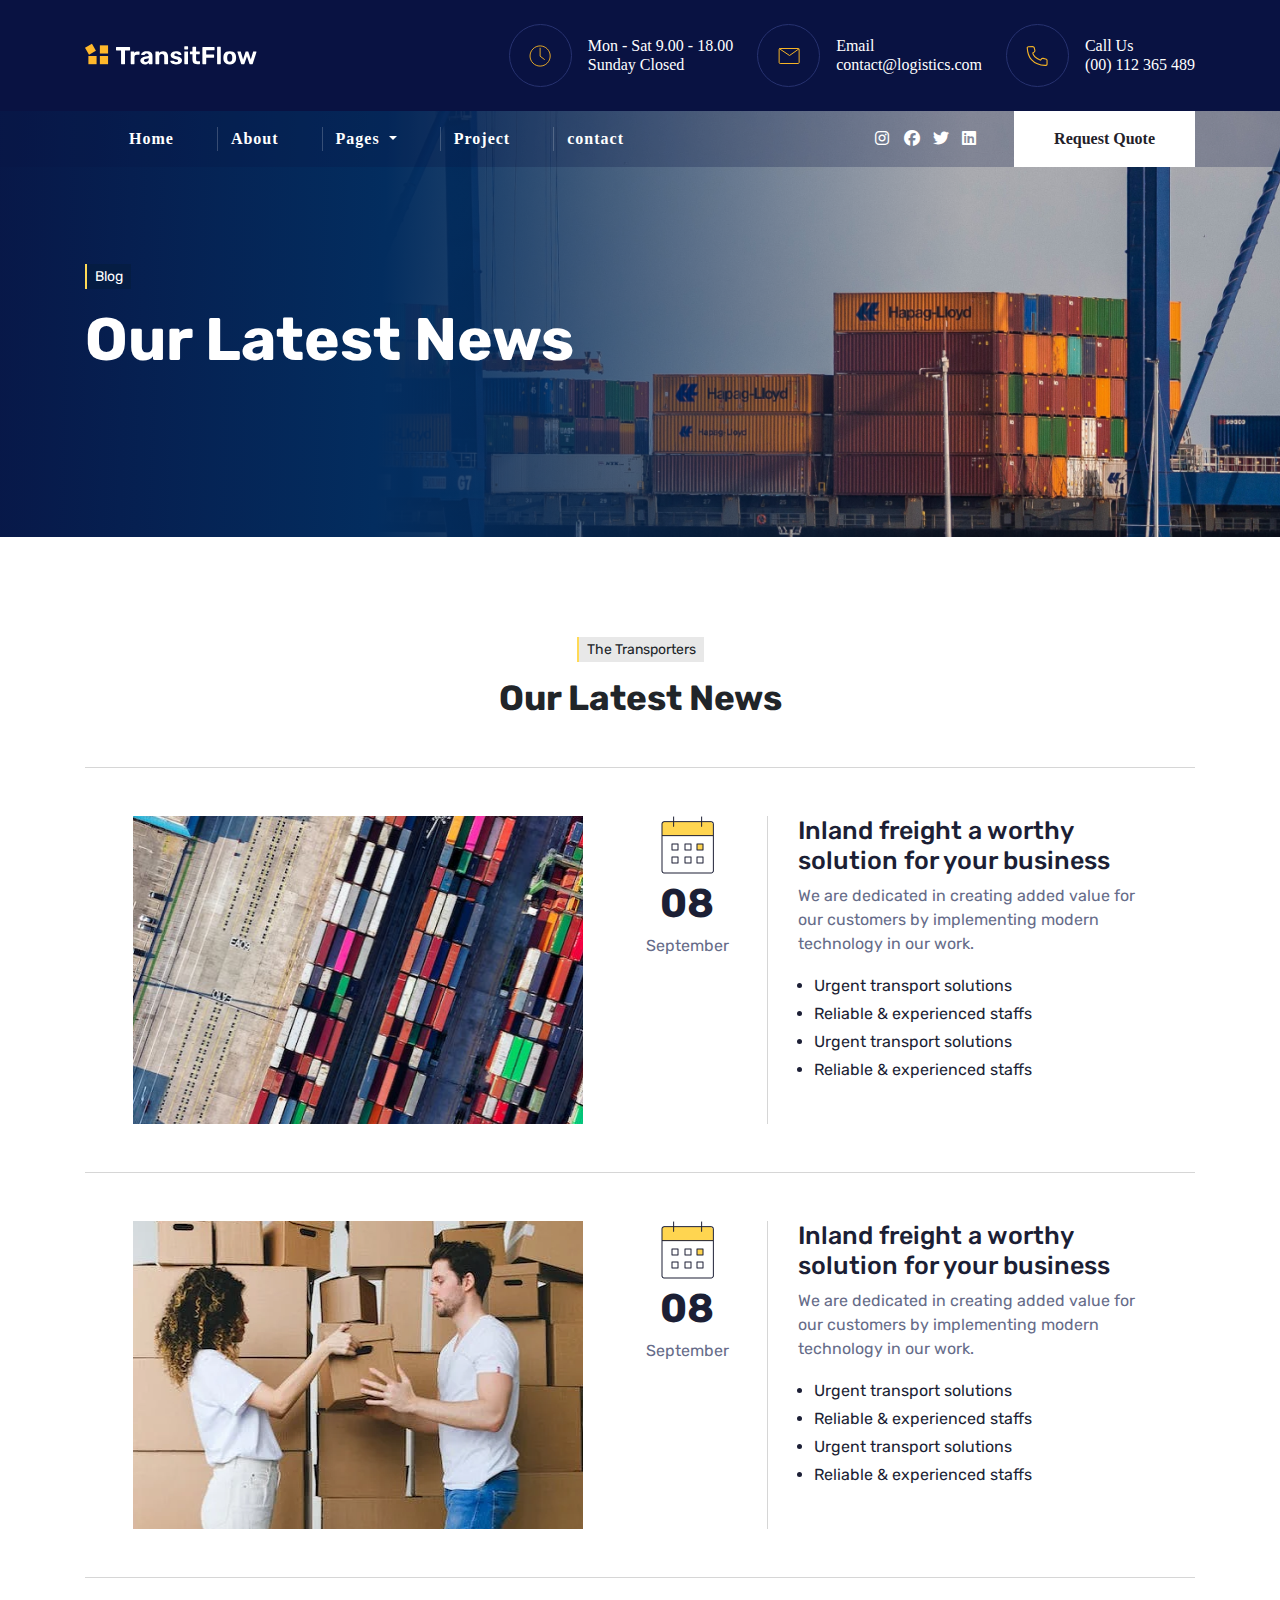
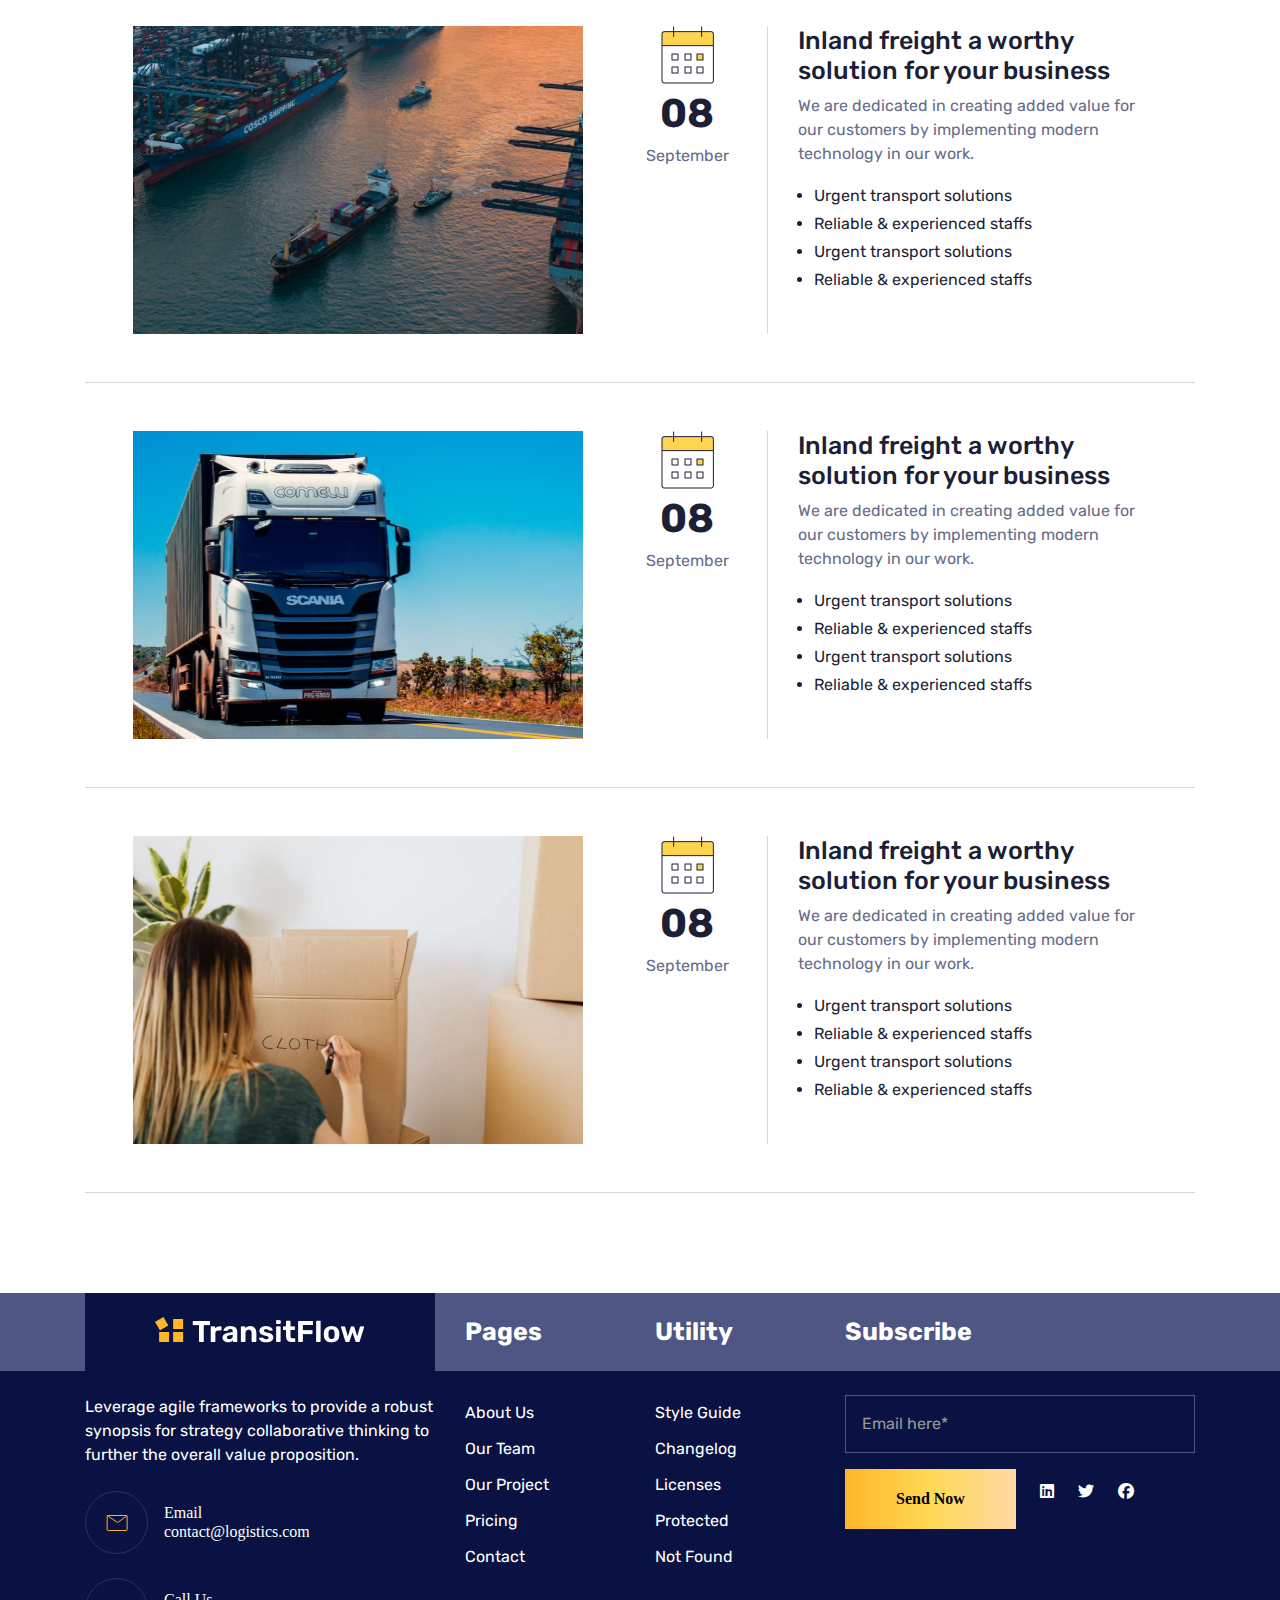
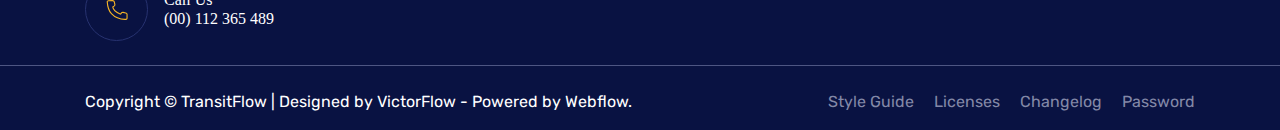
<file: latest.html>
<!DOCTYPE html>
<html lang="en">

<head>
    <meta charset="UTF-8" />
    <meta name="viewport" content="width=device-width, initial-scale=1.0" />
    <title>Our Team</title>
    <link rel="stylesheet" href="https://cdn.jsdelivr.net/npm/bootstrap@4.0.0/dist/css/bootstrap.min.css" />
    <link rel="preconnect" href="https://fonts.googleapis.com" />
    <link rel="stylesheet" href="https://cdnjs.cloudflare.com/ajax/libs/font-awesome/6.5.2/css/all.min.css" class="" />
    <link rel="preconnect" href="https://fonts.gstatic.com" crossorigin />
    <link href="https://fonts.googleapis.com/css2?family=Rubik:ital,wght@0,300..900;1,300..900&display=swap"
        rel="stylesheet" />
    <link rel="stylesheet" href="https://cdnjs.cloudflare.com/ajax/libs/font-awesome/6.5.1/css/all.min.css" />
    <link rel="stylesheet" href="css/page.css" />
    <link rel="icon" href="images/fevicon-icon.png" />
    <meta property="og:image" content="" />
    <link rel="stylesheet" href="css/about.css" />
    <link rel="stylesheet" href="https://ka-f.fontawesome.com/releases/v6.0.0/css/pro.min.css" />
    <link rel="preconnect" href="https://fonts.googleapis.com" />
    <link rel="preconnect" href="https://fonts.gstatic.com" crossorigin />
    <link rel="stylesheet" href="css/service.css" class="" />
    <link rel="stylesheet" href="css/Project.css" class="" />
    <link rel="stylesheet" href="css/transportation.css" />
    <link rel="stylesheet" href="css/service-details.css">
    <link rel="stylesheet" href="css/latest.css" class="">
</head>

<body>
    <header class="header" id="header"></header>
    <section class="about-sec-1 transportation-sec-1 team-sec-1">
        <div class="container">
            <div class="Chain-Solutions Solutions-cc">
                <span class="text-white py-1 px-2">Blog</span>
                <h1 class="text-white pt-3">Our Latest News</h1>
            </div>
        </div>
    </section>

    <section class="sec-11">
        <div class="container">
            <div class="safe-Solutions text-center mb-5">
                <span class="py-1 px-2">The Transporters </span>
                <h4 class="mt-3">Our Latest News</h4>
            </div>
            <div class="freight-2 py-5">
                <div class="row justify-content-center">
                    <div class="col-xl-5 col-lg-5 col-md-5 col-sm-12 col-12">
                        <div class="latest-news position-relative">
                            <img src="images/Psdvehoto.png" alt="" class="" />
                            <div
                                class="position-absolute d-flex justify-content-center align-items-center top-0 border-and-bg">
                                <a href="#" class="d-inline-block text-white">Read More</a>
                            </div>
                        </div>
                    </div>
                    <div class="col-xl-2 col-lg-2 col-md-2 col-sm-12 col-12">
                        <div class="text-center Inland-ss">
                            <img src="images/iconshn.png" alt="" class="" />
                            <p class="m-0">08</p>
                            <span>September</span>
                        </div>
                    </div>
                    <div class="col-xl-4 col-lg-4 col-md-4 col-sm-12 col-12">
                        <div class="">
                            <div class="Transport-Services border-0 business-text">
                                <h3>Inland freight a worthy solution for your business</h3>
                                <p>
                                    We are dedicated in creating added value for our customers
                                    by implementing modern technology in our work.
                                </p>
                            </div>
                            <ol class="list-text-wo pl-3">
                                <li class="">Urgent transport solutions</li>
                                <li class="">Reliable & experienced staffs</li>
                                <li class="">Urgent transport solutions</li>
                                <li class="">Reliable & experienced staffs</li>
                            </ol>
                        </div>
                    </div>
                </div>
            </div>
            <div class="freight-2 py-5 border-top-0">
                <div class="row justify-content-center">
                    <div class="col-xl-5 col-lg-5 col-md-5 col-sm-12 col-12">
                        <div class="latest-news">
                            <img src="images/Pssshoto.png" alt="" class="" />
                            <div
                                class="position-absolute d-flex justify-content-center align-items-center top-0 border-and-bg">
                                <a href="#" class="d-inline-block text-white">Read More</a>
                            </div>
                        </div>
                    </div>
                    <div class="col-xl-2 col-lg-2 col-md-2 col-sm-12 col-12">
                        <div class="text-center Inland-ss">
                            <img src="images/iconshn.png" alt="" class="" />
                            <p class="m-0">08</p>
                            <span>September</span>
                        </div>
                    </div>
                    <div class="col-xl-4 col-lg-4 col-md-4 col-sm-12 col-12">
                        <div class="">
                            <div class="Transport-Services border-0 business-text">
                                <h3>Inland freight a worthy solution for your business</h3>
                                <p>
                                    We are dedicated in creating added value for our customers
                                    by implementing modern technology in our work.
                                </p>
                            </div>
                            <ol class="list-text-wo pl-3">
                                <li class="">Urgent transport solutions</li>
                                <li class="">Reliable & experienced staffs</li>
                                <li class="">Urgent transport solutions</li>
                                <li class="">Reliable & experienced staffs</li>
                            </ol>
                        </div>
                    </div>
                </div>
            </div>
            <div class="freight-2 py-5 border-top-0">
                <div class="row justify-content-center">
                    <div class="col-xl-5 col-lg-5 col-md-5 col-sm-12 col-12">
                        <div class="latest-news">
                            <img src="images/Psshoto.png" alt="" class="" />
                            <div
                                class="position-absolute d-flex justify-content-center align-items-center top-0 border-and-bg">
                                <a href="#" class="d-inline-block text-white">Read More</a>
                            </div>
                        </div>
                    </div>
                    <div class="col-xl-2 col-lg-2 col-md-2 col-sm-12 col-12">
                        <div class="text-center Inland-ss">
                            <img src="images/iconshn.png" alt="" class="" />
                            <p class="m-0">08</p>
                            <span>September</span>
                        </div>
                    </div>
                    <div class="col-xl-4 col-lg-4 col-md-4 col-sm-12 col-12">
                        <div class="">
                            <div class="Transport-Services border-0 business-text">
                                <h3>Inland freight a worthy solution for your business</h3>
                                <p>
                                    We are dedicated in creating added value for our customers
                                    by implementing modern technology in our work.
                                </p>
                            </div>
                            <ol class="list-text-wo pl-3">
                                <li class="">Urgent transport solutions</li>
                                <li class="">Reliable & experienced staffs</li>
                                <li class="">Urgent transport solutions</li>
                                <li class="">Reliable & experienced staffs</li>
                            </ol>
                        </div>
                    </div>
                </div>
            </div>
            <div class="freight-2 py-5 border-top-0">
                <div class="row justify-content-center">
                    <div class="col-xl-5 col-lg-5 col-md-5 col-sm-12 col-12">
                        <div class="latest-news">
                            <img src="images/Photssso.png" alt="" class="" />
                            <div
                                class="position-absolute d-flex justify-content-center align-items-center top-0 border-and-bg">
                                <a href="#" class="d-inline-block text-white">Read More</a>
                            </div>
                        </div>
                    </div>
                    <div class="col-xl-2 col-lg-2 col-md-2 col-sm-12 col-12">
                        <div class="text-center Inland-ss">
                            <img src="images/iconshn.png" alt="" class="" />
                            <p class="m-0">08</p>
                            <span>September</span>
                        </div>
                    </div>
                    <div class="col-xl-4 col-lg-4 col-md-4 col-sm-12 col-12">
                        <div class="">
                            <div class="Transport-Services border-0 business-text">
                                <h3>Inland freight a worthy solution for your business</h3>
                                <p>
                                    We are dedicated in creating added value for our customers
                                    by implementing modern technology in our work.
                                </p>
                            </div>
                            <ol class="list-text-wo pl-3">
                                <li class="">Urgent transport solutions</li>
                                <li class="">Reliable & experienced staffs</li>
                                <li class="">Urgent transport solutions</li>
                                <li class="">Reliable & experienced staffs</li>
                            </ol>
                        </div>
                    </div>
                </div>
            </div>
            <div class="freight-2 py-5 border-top-0">
                <div class="row justify-content-center">
                    <div class="col-xl-5 col-lg-5 col-md-5 col-sm-12 col-12">
                        <div class="latest-news">
                            <img src="images/roommad.png" alt="" class="" />
                            <div
                                class="position-absolute d-flex justify-content-center align-items-center top-0 border-and-bg">
                                <a href="#" class="d-inline-block text-white">Read More</a>
                            </div>
                        </div>
                    </div>
                    <div class="col-xl-2 col-lg-2 col-md-2 col-sm-12 col-12">
                        <div class="text-center Inland-ss">
                            <img src="images/iconshn.png" alt="" class="" />
                            <p class="m-0">08</p>
                            <span>September</span>
                        </div>
                    </div>
                    <div class="col-xl-4 col-lg-4 col-md-4 col-sm-12 col-12">
                        <div class="">
                            <div class="Transport-Services border-0 business-text">
                                <h3>Inland freight a worthy solution for your business</h3>
                                <p>
                                    We are dedicated in creating added value for our customers
                                    by implementing modern technology in our work.
                                </p>
                            </div>
                            <ol class="list-text-wo pl-3">
                                <li class="">Urgent transport solutions</li>
                                <li class="">Reliable & experienced staffs</li>
                                <li class="">Urgent transport solutions</li>
                                <li class="">Reliable & experienced staffs</li>
                            </ol>
                        </div>
                    </div>
                </div>
            </div>

        </div>
    </section>


    <footer class="footer-and" id="footer"></footer>
    <script src=" https://code.jquery.com/jquery-3.2.1.slim.min.js"></script>

    <script src="https://cdn.jsdelivr.net/npm/popper.js@1.12.9/dist/umd/popper.min.js"></script>
    <script src="https://cdn.jsdelivr.net/npm/bootstrap@4.0.0/dist/js/bootstrap.min.js"></script>
    <script src="js/header.js"></script>
    <script src="js/footer.js"></script>
</body>

</html>
</file>
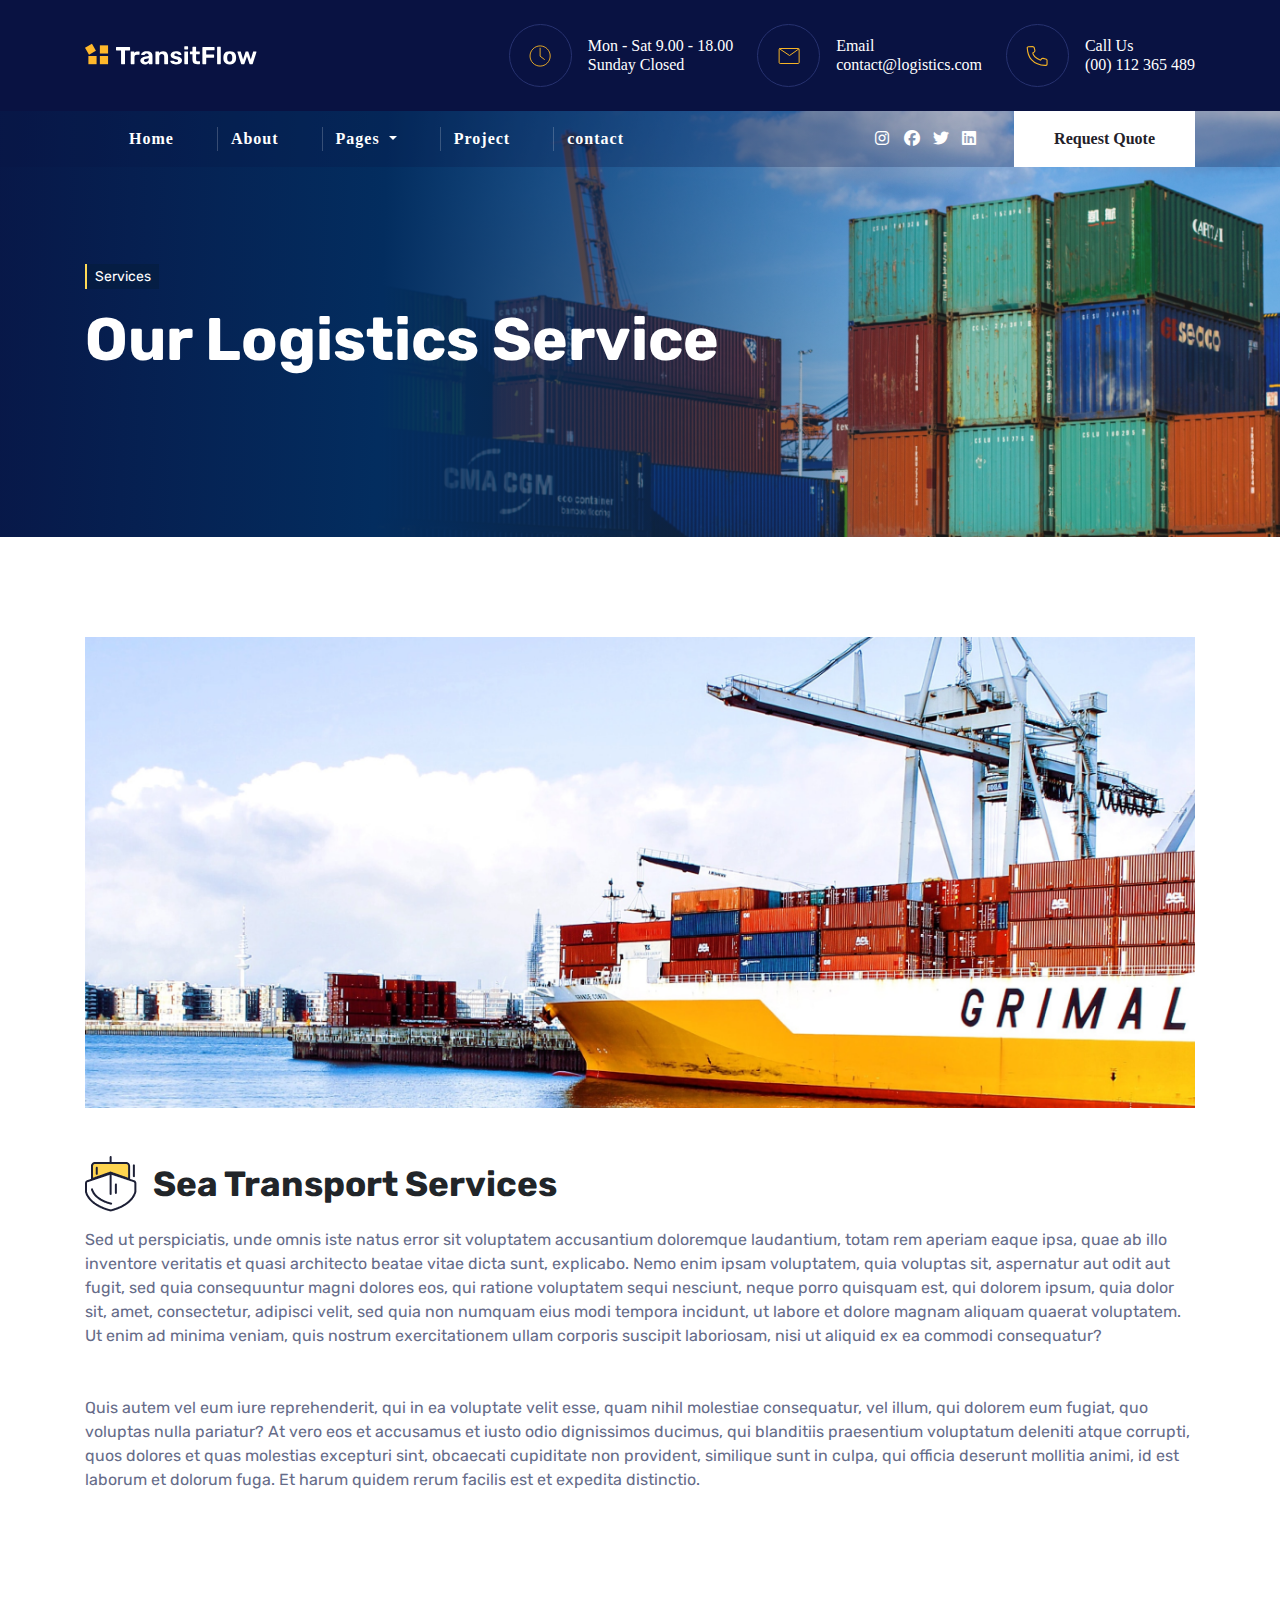
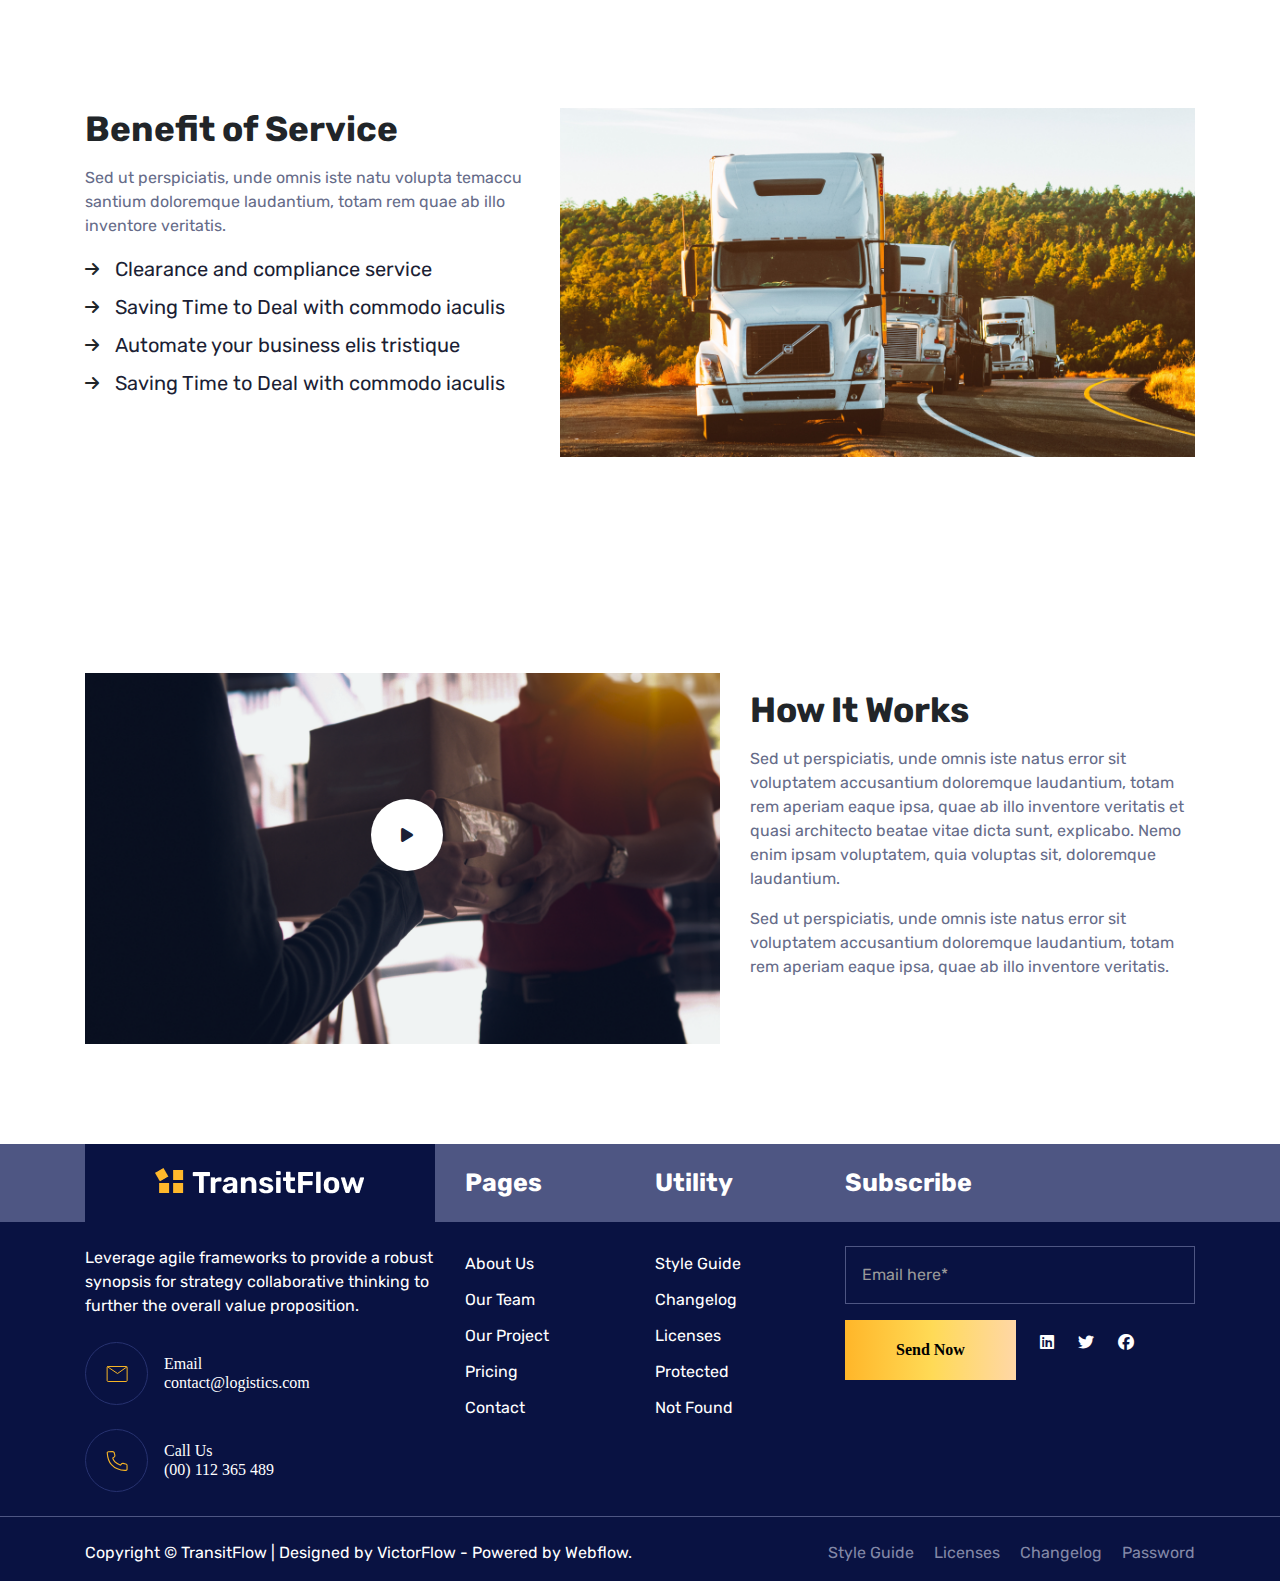
<file: logistics.html>
<!DOCTYPE html>
<html lang="en">

<head>
    <meta charset="UTF-8" />
    <meta name="viewport" content="width=device-width, initial-scale=1.0" />
    <title>Logistics Service
    </title>
    <link rel="stylesheet" href="https://cdn.jsdelivr.net/npm/bootstrap@4.0.0/dist/css/bootstrap.min.css" />
    <link rel="preconnect" href="https://fonts.googleapis.com" />
    <link rel="stylesheet" href="https://cdnjs.cloudflare.com/ajax/libs/font-awesome/6.5.2/css/all.min.css" class="" />
    <link rel="preconnect" href="https://fonts.gstatic.com" crossorigin />
    <link href="https://fonts.googleapis.com/css2?family=Rubik:ital,wght@0,300..900;1,300..900&display=swap"
        rel="stylesheet" />
    <link rel="stylesheet" href="https://cdnjs.cloudflare.com/ajax/libs/font-awesome/6.5.1/css/all.min.css" />
    <link rel="stylesheet" href="css/page.css" />
    <link rel="icon" href="images/fevicon-icon.png" />
    <meta property="og:image" content="" />
    <link rel="stylesheet" href="css/about.css" />
    <link rel="stylesheet" href="https://ka-f.fontawesome.com/releases/v6.0.0/css/pro.min.css">
    <link rel="preconnect" href="https://fonts.googleapis.com">
    <link rel="preconnect" href="https://fonts.gstatic.com" crossorigin>
    <link rel="stylesheet" href="css/service.css" class="">
    <link rel="stylesheet" href="css/service-details.css">
</head>

<body>
    <header class="header" id="header"></header>
    <section class=" about-sec-1 service-details-sec-1">
        <div class="container">
            <div class="Chain-Solutions Solutions-cc">
                <span class="text-white py-1 px-2">Services</span>
                <h1 class="text-white pt-3">Our Logistics Service</h1>
            </div>
        </div>
    </section>
    <section class="service-details-sec-2">
        <div class="container">
            <div>
                <img src="images/worktenk.png" alt="" class="" width="100%">

            </div>
            <div class="safe-Solutions d-flex align-items-center mt-5">
                <img src="images/Icon.png" alt="" class="">

                <h4 class="Transport  m-0 pl-3">Sea Transport Services</h4>
            </div>

            <div class="Transport-Services border-0">

                <p class="m-0 mt-3">Sed ut perspiciatis, unde omnis iste natus error sit voluptatem accusantium
                    doloremque
                    laudantium, totam rem aperiam
                    eaque ipsa, quae ab illo inventore veritatis et quasi architecto beatae vitae dicta sunt, explicabo.
                    Nemo enim ipsam
                    voluptatem, quia voluptas sit, aspernatur aut odit aut fugit, sed quia consequuntur magni dolores
                    eos, qui ratione
                    voluptatem sequi nesciunt, neque porro quisquam est, qui dolorem ipsum, quia dolor sit, amet,
                    consectetur, adipisci
                    velit, sed quia non numquam eius modi tempora incidunt, ut labore et dolore magnam aliquam quaerat
                    voluptatem. Ut enim
                    ad minima veniam, quis nostrum exercitationem ullam corporis suscipit laboriosam, nisi ut aliquid ex
                    ea commodi
                    consequatur?</p>
                <p class="m-0 mt-5">Quis autem vel eum iure reprehenderit, qui in ea voluptate velit esse, quam nihil
                    molestiae consequatur, vel illum, qui
                    dolorem eum fugiat, quo voluptas nulla pariatur? At vero eos et accusamus et iusto odio dignissimos
                    ducimus, qui
                    blanditiis praesentium voluptatum deleniti atque corrupti, quos dolores et quas molestias excepturi
                    sint, obcaecati
                    cupiditate non provident, similique sunt in culpa, qui officia deserunt mollitia animi, id est
                    laborum et dolorum fuga.
                    Et harum quidem rerum facilis est et expedita distinctio.</p>
            </div>
        </div>
        </div>
    </section>




    <section class="service-details-sec-3">
        <div class="container">
            <div class="row">
                <div class="col-xl-5 col-lg-6 col-md-6 col-sm-12 col-12">
                    <div class="safe-Solutions">
                        <h4 class="mt-3">
                            Benefit of Service
                        </h4>
                        <div class="Transport-Services border-0">

                            <p class="mb-0 mt-3 mb-3">Sed ut perspiciatis, unde omnis iste natu volupta temaccu santium
                                doloremque laudantium, totam rem quae ab illo
                                inventore veritatis.</p>

                        </div>
                        <div class="benefit d-flex align-items-center pb-2">
                            <i class="fa-solid fa-arrow-right"></i>
                            <p class="m-0 pl-3">Clearance and compliance service</p>
                        </div>
                        <div class="benefit d-flex align-items-center pb-2">
                            <i class="fa-solid fa-arrow-right"></i>
                            <p class="m-0 pl-3">Saving Time to Deal with commodo iaculis</p>
                        </div>
                        <div class="benefit d-flex align-items-center pb-2">
                            <i class="fa-solid fa-arrow-right"></i>
                            <p class="m-0 pl-3">Automate your business elis tristique</p>
                        </div>
                        <div class="benefit d-flex align-items-center pb-2">
                            <i class="fa-solid fa-arrow-right"></i>
                            <p class="m-0 pl-3">Saving Time to Deal with commodo iaculis</p>
                        </div>
                    </div>
                </div>
                <div class="col-xl-7 col-lg-6 col-md-6 col-sm-12 col-12">
                    <div class="my-3">
                        <img src="images/trable.png" alt="" class="" width="100%">
                    </div>
                </div>
            </div>

    </section>
    <section class="service-details-sec-3">
        <div class="container">
            <div class="row">

                <div class="col-xl-7 col-lg-6 col-md-6 col-sm-12 col-12">
                    <div class="position-relative">
                        <img src="images/servese-box.png" alt="" class="" width="100%">
                        <div class="play-icon position-absolute top-0">
                            <a href="https://youtu.be/SGP6Y0Pnhe4" target="_blank" class=""><i
                                    class="fa-solid fa-play d-flex align-items-center justify-content-center"></i></a>
                        </div>
                    </div>
                </div>
                <div class="col-xl-5 col-lg-6 col-md-6 col-sm-12 col-12">
                    <div class="safe-Solutions">
                        <h4 class="mt-3">
                            How It Works
                        </h4>
                        <div class="Transport-Services border-0">

                            <p class="mb-0 mt-3 mb-3">Sed ut perspiciatis, unde omnis iste natus error sit voluptatem
                                accusantium doloremque laudantium, totam rem aperiam
                                eaque ipsa, quae ab illo inventore veritatis et quasi architecto beatae vitae dicta
                                sunt, explicabo. Nemo enim ipsam
                                voluptatem, quia voluptas sit, doloremque laudantium.</p>
                            <p class="mb-0 mt-3 mb-3">Sed ut perspiciatis, unde omnis iste natus error sit voluptatem
                                accusantium doloremque laudantium, totam rem aperiam
                                eaque ipsa, quae ab illo inventore veritatis.</p>

                        </div>

                    </div>
                </div>
            </div>

    </section>





    <footer class="footer-and" id="footer"></footer>
    <script src=" https://code.jquery.com/jquery-3.2.1.slim.min.js"></script>

    <script src="https://cdn.jsdelivr.net/npm/popper.js@1.12.9/dist/umd/popper.min.js"></script>
    <script src="https://cdn.jsdelivr.net/npm/bootstrap@4.0.0/dist/js/bootstrap.min.js"></script>
    <script src="js/header.js"></script>
    <script src="js/footer.js">
    </script>


</body>

</html>
</file>
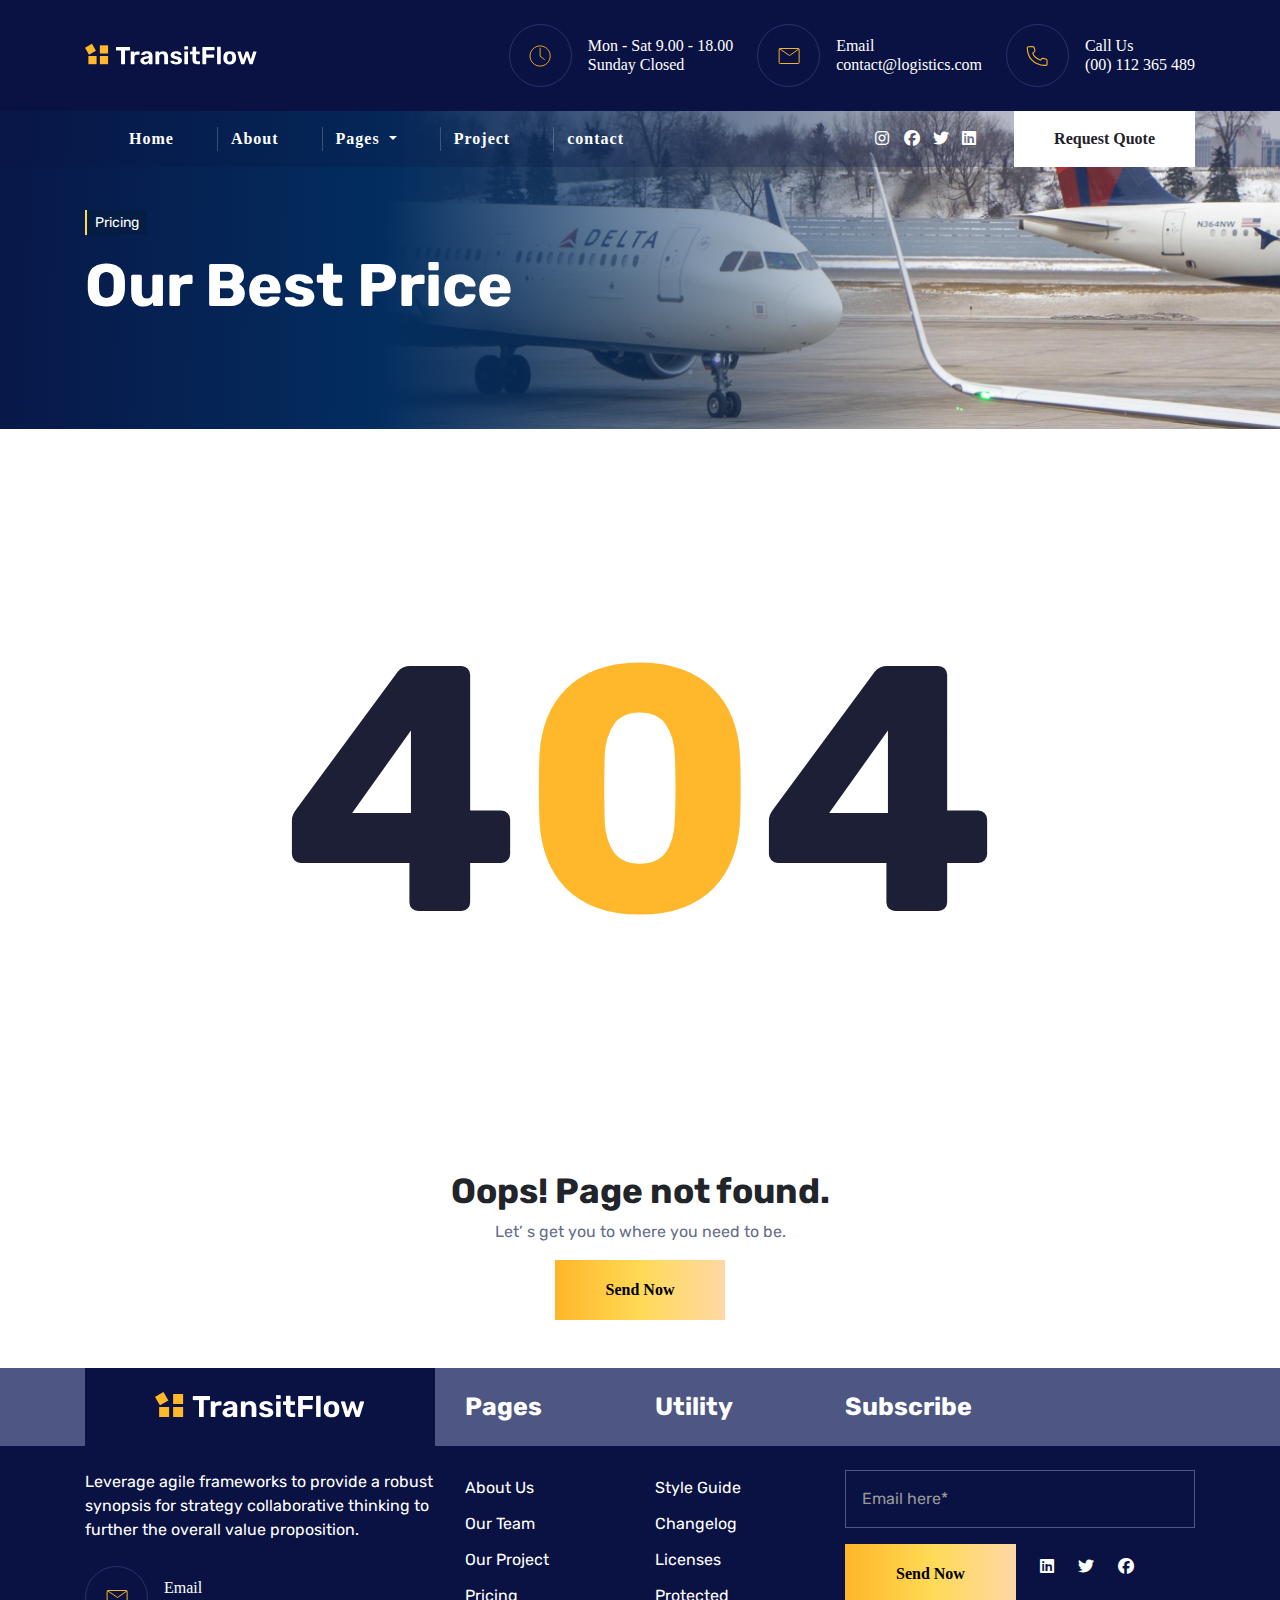
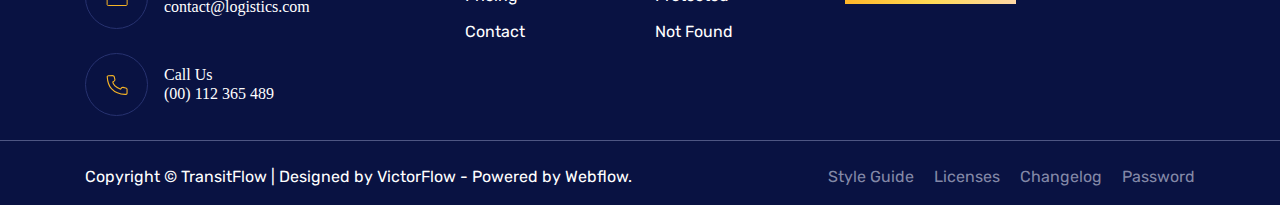
<file: our-best-price.html>
<!DOCTYPE html>
<html lang="en">

<head>
    <meta charset="UTF-8" />
    <meta name="viewport" content="width=device-width, initial-scale=1.0" />
    <title>our-best-price</title>
    <link rel="stylesheet" href="https://cdn.jsdelivr.net/npm/bootstrap@4.0.0/dist/css/bootstrap.min.css" />
    <link rel="preconnect" href="https://fonts.googleapis.com" />
    <link rel="stylesheet" href="https://cdnjs.cloudflare.com/ajax/libs/font-awesome/6.5.2/css/all.min.css" class="" />
    <link rel="preconnect" href="https://fonts.gstatic.com" crossorigin />
    <link href="https://fonts.googleapis.com/css2?family=Rubik:ital,wght@0,300..900;1,300..900&display=swap"
        rel="stylesheet" />
    <link rel="stylesheet" href="https://cdnjs.cloudflare.com/ajax/libs/font-awesome/6.5.1/css/all.min.css" />
    <link rel="stylesheet" href="css/page.css" />
    <link rel="icon" href="images/fevicon-icon.png" />
    <meta property="og:image" content="" />
    <link rel="stylesheet" href="css/about.css" />
    <link rel="stylesheet" href="https://ka-f.fontawesome.com/releases/v6.0.0/css/pro.min.css" />
    <link rel="preconnect" href="https://fonts.googleapis.com" />
    <link rel="preconnect" href="https://fonts.gstatic.com" crossorigin />
    <link rel="stylesheet" href="css/service.css" class="" />
    <link rel="stylesheet" href="css/Project.css" class="" />
    <link rel="stylesheet" href="css/our-best-price.css" class="" />
    <style></style>
</head>

<body>
    <header class="header" id="header"></header>
    <section class="our-best-price-sec-1">
        <div class="container">
            <div class="Chain-Solutions Solutions-cc">
                <span class="text-white py-1 px-2">Pricing</span>
                <h1 class="text-white pt-3">Our Best Price</h1>
            </div>
        </div>
    </section>

    <section class="our-best-price-sec-2">
        <div class="container">
            <div class="our-best-text text-center">
                <span>4<span class="jiro">0</span>4</span>
            </div>
        </div>
    </section>

    <div class="safe-Solutions text-center">
        <h4 class="mt-3">Oops! Page not found.</h4>
        <div class="Transport-Services border-0">
            <p class="mb-0">Let’ s get you to where you need to be.</p>
        </div>
        <div></div>
        <div class="dispaly-flex-media mb-5">
            <div class="Chain-Solutions-1 mt-3">
                <button class="button-tab border-0">Send Now</button>
            </div>
        </div>
    </div>

    <footer class="footer-and" id="footer"></footer>
    <script src=" https://code.jquery.com/jquery-3.2.1.slim.min.js"></script>

    <script src="https://cdn.jsdelivr.net/npm/popper.js@1.12.9/dist/umd/popper.min.js"></script>
    <script src="https://cdn.jsdelivr.net/npm/bootstrap@4.0.0/dist/js/bootstrap.min.js"></script>
    <script src="js/header.js"></script>
    <script src="js/footer.js"></script>
</body>

</html>
</file>
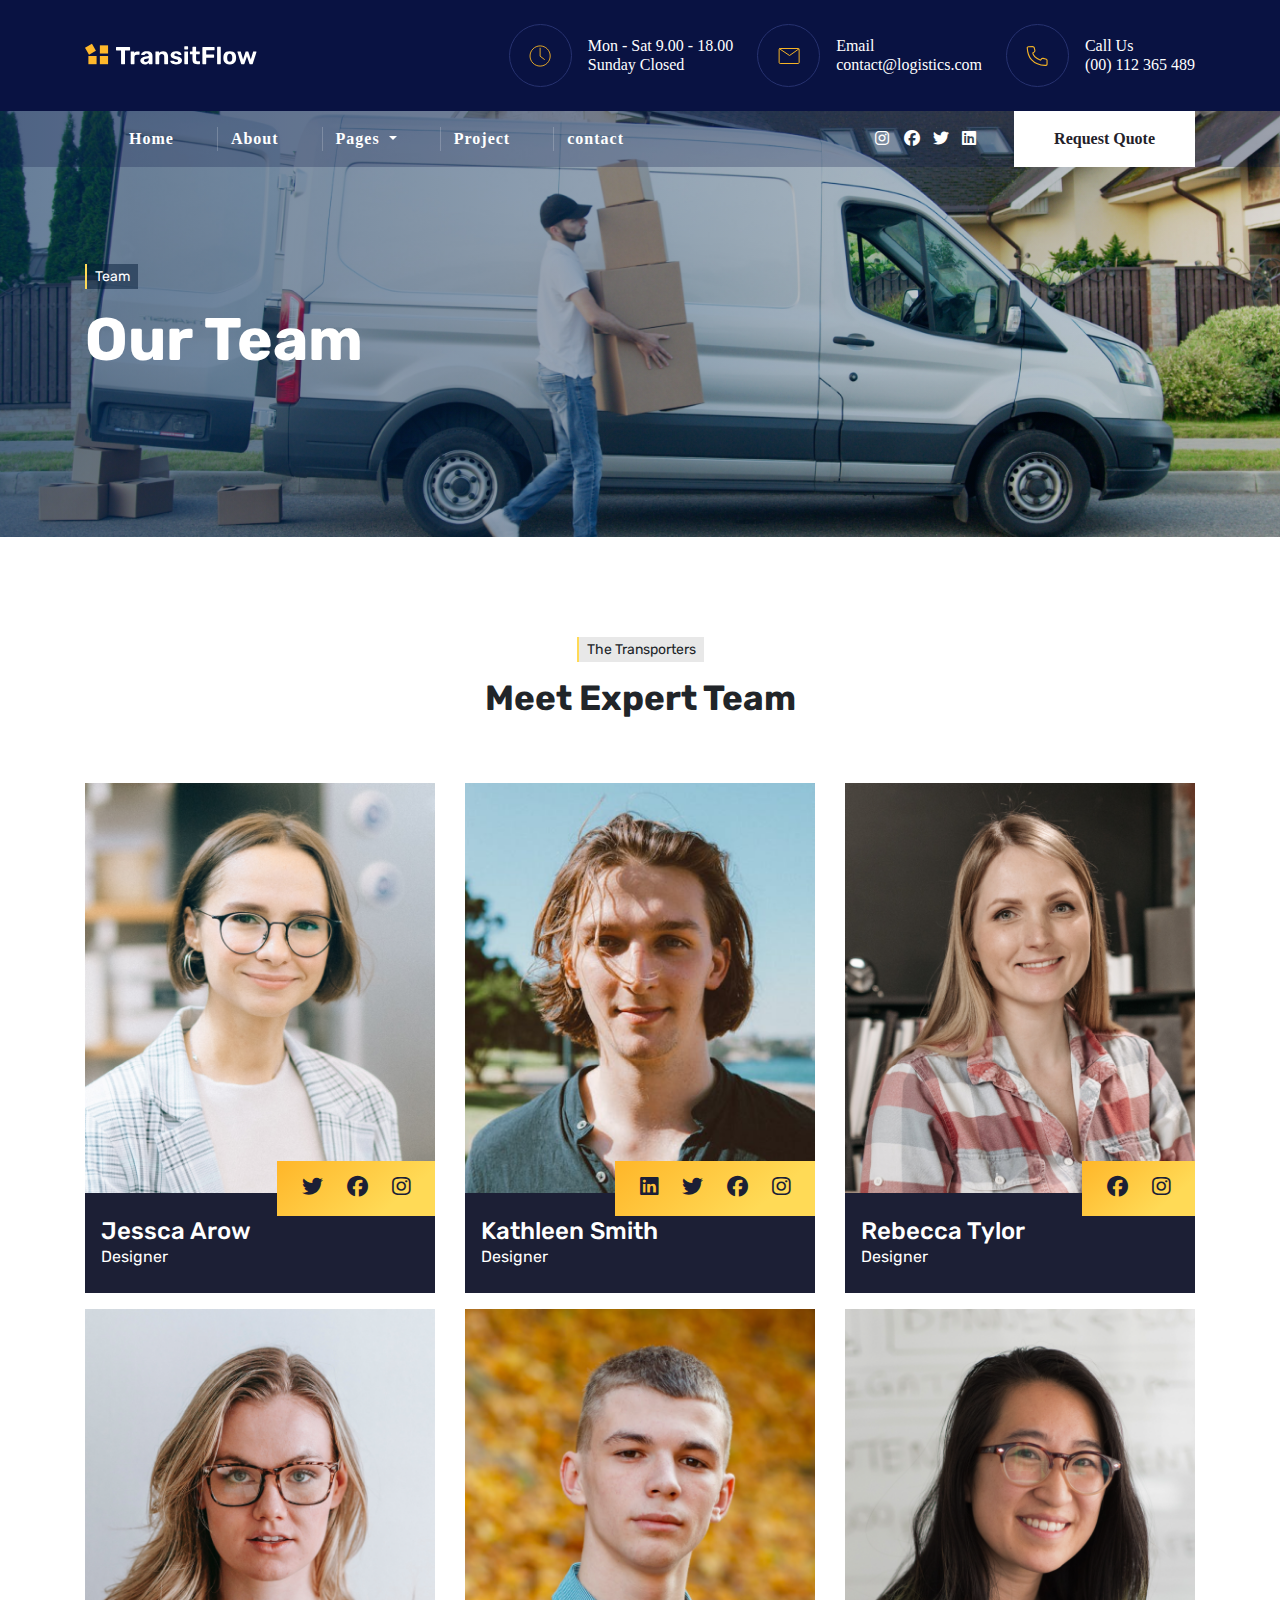
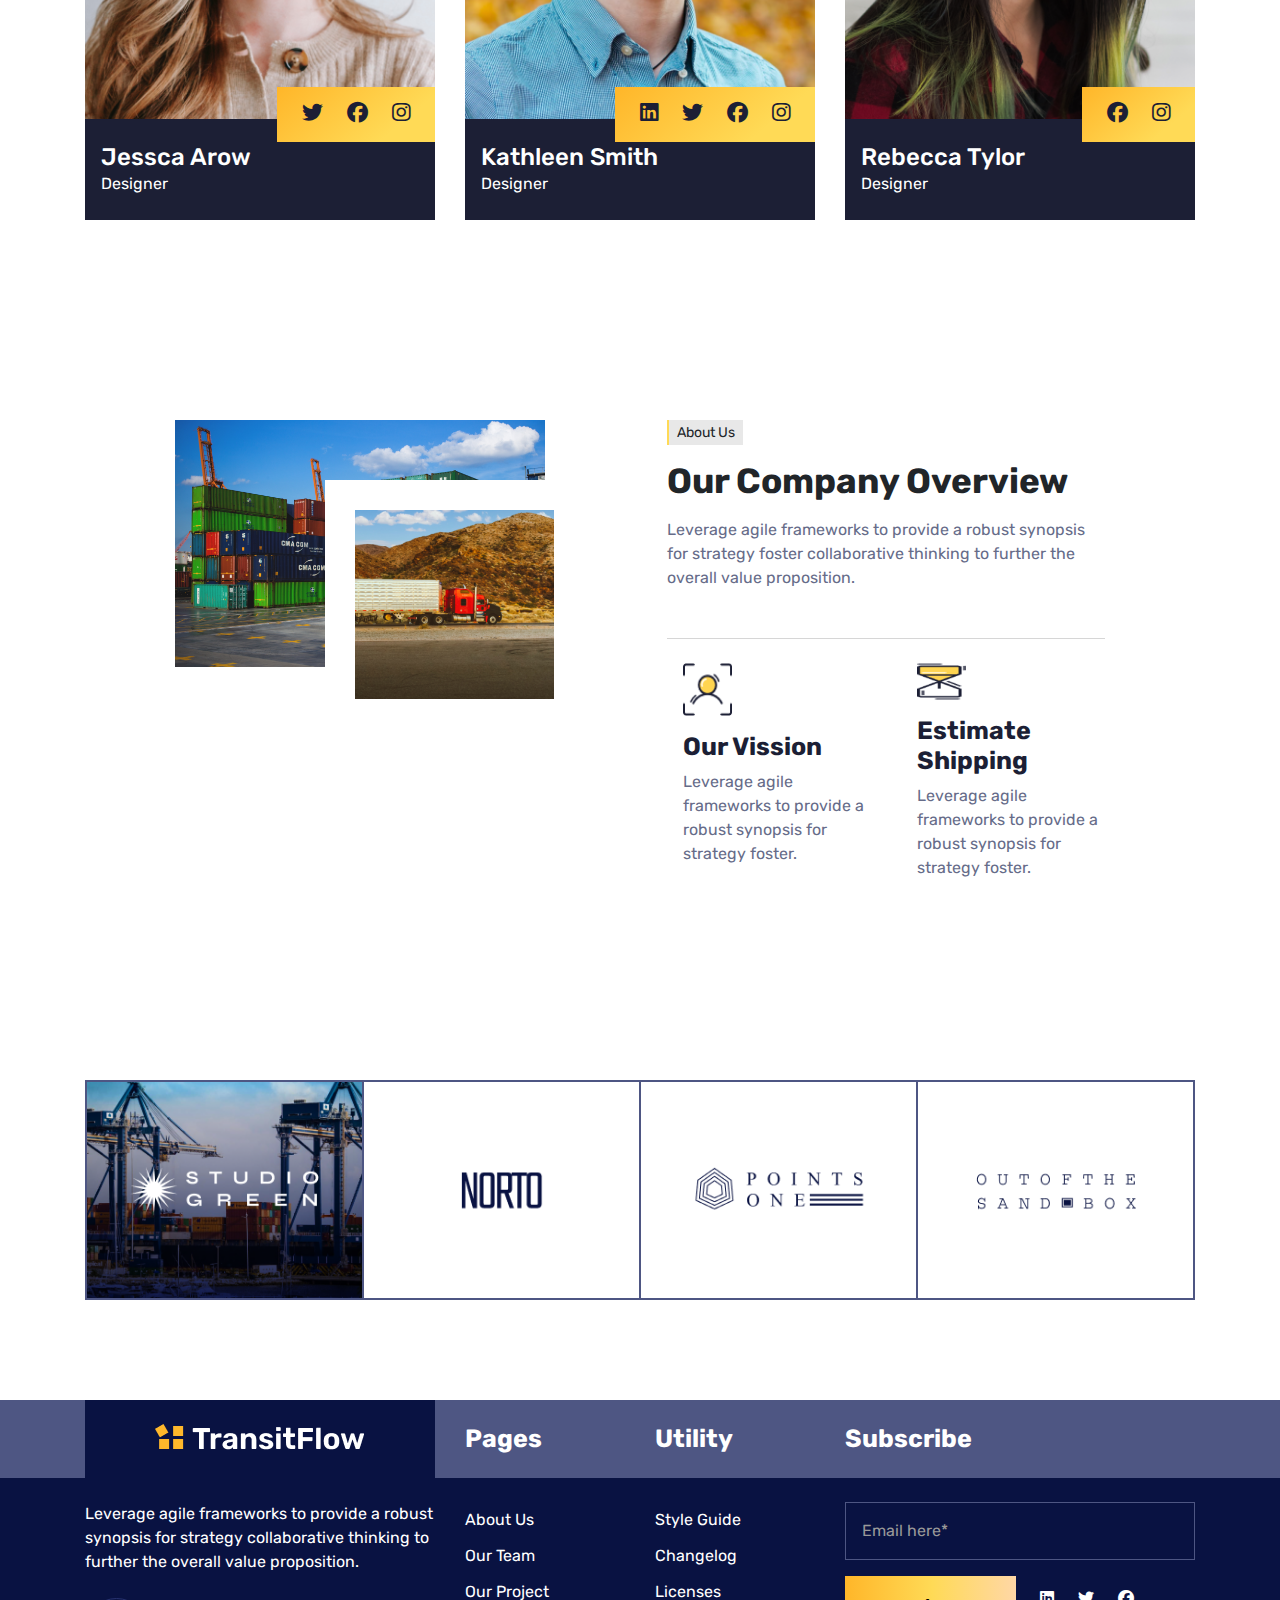
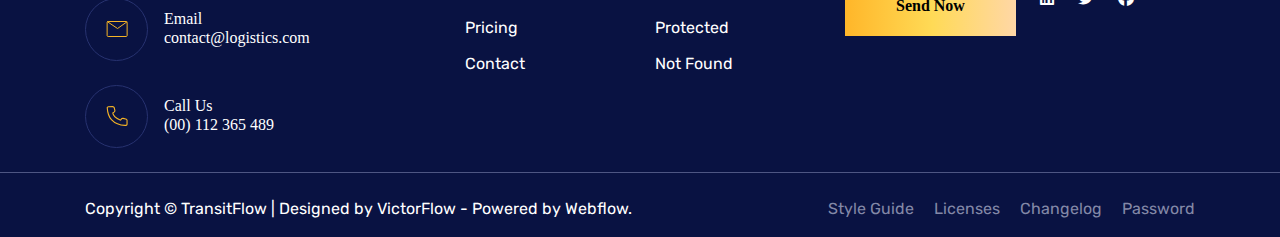
<file: ourteam.html>
<!DOCTYPE html>
<html lang="en">

<head>
    <meta charset="UTF-8" />
    <meta name="viewport" content="width=device-width, initial-scale=1.0" />
    <title>Team</title>
    <link rel="stylesheet" href="https://cdn.jsdelivr.net/npm/bootstrap@4.0.0/dist/css/bootstrap.min.css" />
    <link rel="preconnect" href="https://fonts.googleapis.com" />
    <link rel="stylesheet" href="https://cdnjs.cloudflare.com/ajax/libs/font-awesome/6.5.2/css/all.min.css" class="" />
    <link rel="preconnect" href="https://fonts.gstatic.com" crossorigin />
    <link href="https://fonts.googleapis.com/css2?family=Rubik:ital,wght@0,300..900;1,300..900&display=swap"
        rel="stylesheet" />
    <link rel="stylesheet" href="https://cdnjs.cloudflare.com/ajax/libs/font-awesome/6.5.1/css/all.min.css" />
    <link rel="stylesheet" href="css/page.css" />
    <link rel="icon" href="images/fevicon-icon.png" />
    <meta property="og:image" content="" />
    <link rel="stylesheet" href="css/about.css" />
    <link rel="stylesheet" href="https://ka-f.fontawesome.com/releases/v6.0.0/css/pro.min.css" />
    <link rel="preconnect" href="https://fonts.googleapis.com" />
    <link rel="preconnect" href="https://fonts.gstatic.com" crossorigin />
    <link rel="stylesheet" href="css/service.css" class="" />
    <link rel="stylesheet" href="css/Project.css" class="" />
    <link rel="stylesheet" href="css/transportation.css" />
    <link rel="stylesheet" href="css/service-details.css" />
    <link rel="stylesheet" href="css/ourtheem.css" />
    <style></style>
</head>

<body>
    <header class="header" id="header"></header>
    <section class="march-sec-1 ourtheem">
        <div class="container">
            <div class="Chain-Solutions Solutions-cc">
                <span class="text-white py-1 px-2">Team</span>
                <h1 class="text-white pt-3">Our Team</h1>
            </div>
        </div>
    </section>
    <section class="about-sec-4">
        <div class="container">
            <div class="safe-Solutions text-center mb-5">
                <span class="py-1 px-2">The Transporters</span>
                <h4 class="mt-3">Meet Expert Team</h4>
            </div>
            <div class="row">
                <div class="col-xl-4 col-lg-4 col-md-6 col-sm-12 col-12">
                    <div class="position-relative mt-3">
                        <img src="images/casmisge.png" alt="" class="" width="100%" />
                        <div class="position-absolute twitter-22">
                            <i class="fa-brands fa-twitter p-0"></i>
                            <i class="fa-brands fa-facebook"></i>
                            <i class="fa-brands fa-instagram"></i>
                        </div>
                    </div>
                    <div class="pl-3 Jessca-arrow py-4">
                        <h4 class="m-0 text-white">Jessca Arow</h4>
                        <p class="m-0 text-white">Designer</p>
                    </div>
                </div>
                <div class="col-xl-4 col-lg-4 col-md-6 col-sm-12 col-12">
                    <div class="position-relative mt-3">
                        <img src="images/manshhoto.png" alt="" class="" width="100%" />
                        <div class="position-absolute twitter-22">
                            <i class="fa-brands fa-linkedin p-0"></i>
                            <i class="fa-brands fa-twitter"></i>
                            <i class="fa-brands fa-facebook"></i>
                            <i class="fa-brands fa-instagram"></i>
                        </div>
                    </div>
                    <div class="pl-3 Jessca-arrow py-4">
                        <h4 class="m-0 text-white">Kathleen Smith</h4>
                        <p class="m-0 text-white">Designer</p>
                    </div>
                </div>
                <div class="col-xl-4 col-lg-4 col-md-6 col-sm-12 col-12">
                    <div class="position-relative mt-3">
                        <img src="images/ingrejanage.png" alt="" class="" width="100%" />
                        <div class="position-absolute twitter-22">
                            <i class="fa-brands fa-facebook p-0"></i>
                            <i class="fa-brands fa-instagram"></i>
                        </div>
                    </div>
                    <div class="pl-3 Jessca-arrow py-4">
                        <h4 class="m-0 text-white">Rebecca Tylor</h4>
                        <p class="m-0 text-white">Designer</p>
                    </div>
                </div>
                <div class="col-xl-4 col-lg-4 col-md-6 col-sm-12 col-12">
                    <div class="position-relative mt-3">
                        <img src="images/1-enak.png" alt="" class="" width="100%" />
                        <div class="position-absolute twitter-22">
                            <i class="fa-brands fa-twitter p-0"></i>
                            <i class="fa-brands fa-facebook"></i>
                            <i class="fa-brands fa-instagram"></i>
                        </div>
                    </div>
                    <div class="pl-3 Jessca-arrow py-4">
                        <h4 class="m-0 text-white">Jessca Arow</h4>
                        <p class="m-0 text-white">Designer</p>
                    </div>
                </div>
                <div class="col-xl-4 col-lg-4 col-md-6 col-sm-12 col-12">
                    <div class="position-relative mt-3">
                        <img src="images/2-enak.png" alt="" class="" width="100%" />
                        <div class="position-absolute twitter-22">
                            <i class="fa-brands fa-linkedin p-0"></i>
                            <i class="fa-brands fa-twitter"></i>
                            <i class="fa-brands fa-facebook"></i>
                            <i class="fa-brands fa-instagram"></i>
                        </div>
                    </div>
                    <div class="pl-3 Jessca-arrow py-4">
                        <h4 class="m-0 text-white">Kathleen Smith</h4>
                        <p class="m-0 text-white">Designer</p>
                    </div>
                </div>
                <div class="col-xl-4 col-lg-4 col-md-6 col-sm-12 col-12">
                    <div class="position-relative mt-3">
                        <img src="images/3-enak.png" alt="" class="" width="100%" />
                        <div class="position-absolute twitter-22">
                            <i class="fa-brands fa-facebook p-0"></i>
                            <i class="fa-brands fa-instagram"></i>
                        </div>
                    </div>
                    <div class="pl-3 Jessca-arrow py-4">
                        <h4 class="m-0 text-white">Rebecca Tylor</h4>
                        <p class="m-0 text-white">Designer</p>
                    </div>
                </div>
            </div>
        </div>
    </section>

    <section class="about-sec-2">
        <div class="container-fluid">
            <div class="row justify-content-center">
                <div class="col-12 col-xl-9">
                    <div class="row">
                        <div class="col-xl-5 col-lg-6 col-md-12 col-sm-12 col-12">
                            <div class="position-relative">
                                <img src="images/container-1.png" alt="" class="" width="100%" />
                                <div class="position-absolute booking-man">
                                    <img src="images/container-byby.png" alt="" />
                                </div>
                            </div>
                        </div>

                        <div class="col-xl-7 col-lg-6 col-md-12 col-sm-12 col-12">
                            <div class="safe-Solutions padding-about">
                                <span class="py-1 px-2">About Us</span>
                                <h4 class="mt-3">Our Company Overview</h4>
                                <div class="Transport-Services border-0">
                                    <p class="mb-0 mt-3">
                                        Leverage agile frameworks to provide a robust synopsis for
                                        strategy foster collaborative thinking to further the
                                        overall value proposition.
                                    </p>
                                </div>
                                <div class="border-1-1 mt-5">
                                    <div class="row">
                                        <div class="col-xl-6 col-lg-6 col-md-6 col-sm-12 col-12">
                                            <div class="topping mt-4">
                                                <div class="icon-img pl-3">
                                                    <img src="images/1-1Icon.png" alt="" class="mb-3" />

                                                    <div class="Transport-Services border-0">
                                                        <h4><strong>Our Vission</strong></h4>
                                                        <p class="m-0">
                                                            Leverage agile frameworks to provide a robust
                                                            synopsis for strategy foster.
                                                        </p>
                                                    </div>
                                                </div>
                                            </div>
                                        </div>
                                        <div class="col-xl-6 col-lg-6 col-md-6 col-sm-12 col-12">
                                            <div class="topping mt-4">
                                                <div class="icon-img pl-3">
                                                    <img src="images/2-2Icon.png" alt="" class="pb-3" />

                                                    <div class="Transport-Services border-0">
                                                        <h4><strong>Estimate Shipping</strong></h4>
                                                        <p class="m-0">
                                                            Leverage agile frameworks to provide a robust
                                                            synopsis for strategy foster.
                                                        </p>
                                                    </div>
                                                </div>
                                            </div>
                                        </div>
                                    </div>
                                </div>
                            </div>
                        </div>
                    </div>
                </div>
            </div>
        </div>
    </section>

    <section class="abuot-sec-8">
        <div class="container">
            <div class="row no-gutters border-0-redff">
                <div class="col-xl-3 col-lg-3 col-md-3 col-sm-6 col-12">
                    <div class=" ss border-0-redff">
                        <img src="images/1.png" alt="" class="" width="100%">
                    </div>
                </div>
                <div class="col-xl-3 col-lg-3 col-md-3 col-sm-6 col-12">
                    <div class=" ss border-0-redff">
                        <img src="images/2.png" alt="" class="" width="100%">
                    </div>
                </div>
                <div class="col-xl-3 col-lg-3 col-md-3 col-sm-6 col-12">
                    <div class=" ss border-0-redff">
                        <img src="images/3.png" alt="" class="" width="100%">
                    </div>
                </div>
                <div class="col-xl-3 col-lg-3 col-md-3 col-sm-6 col-12">
                    <div class=" ss border-0-redff">
                        <img src="images/4.png" alt="" class="" width="100%">
                    </div>
                </div>

            </div>

        </div>
    </section>
    <footer class="footer-and" id="footer"></footer>
    <script src=" https://code.jquery.com/jquery-3.2.1.slim.min.js"></script>

    <script src="https://cdn.jsdelivr.net/npm/popper.js@1.12.9/dist/umd/popper.min.js"></script>
    <script src="https://cdn.jsdelivr.net/npm/bootstrap@4.0.0/dist/js/bootstrap.min.js"></script>
    <script src="js/header.js"></script>
    <script src="js/footer.js"></script>
</body>

</html>
</file>
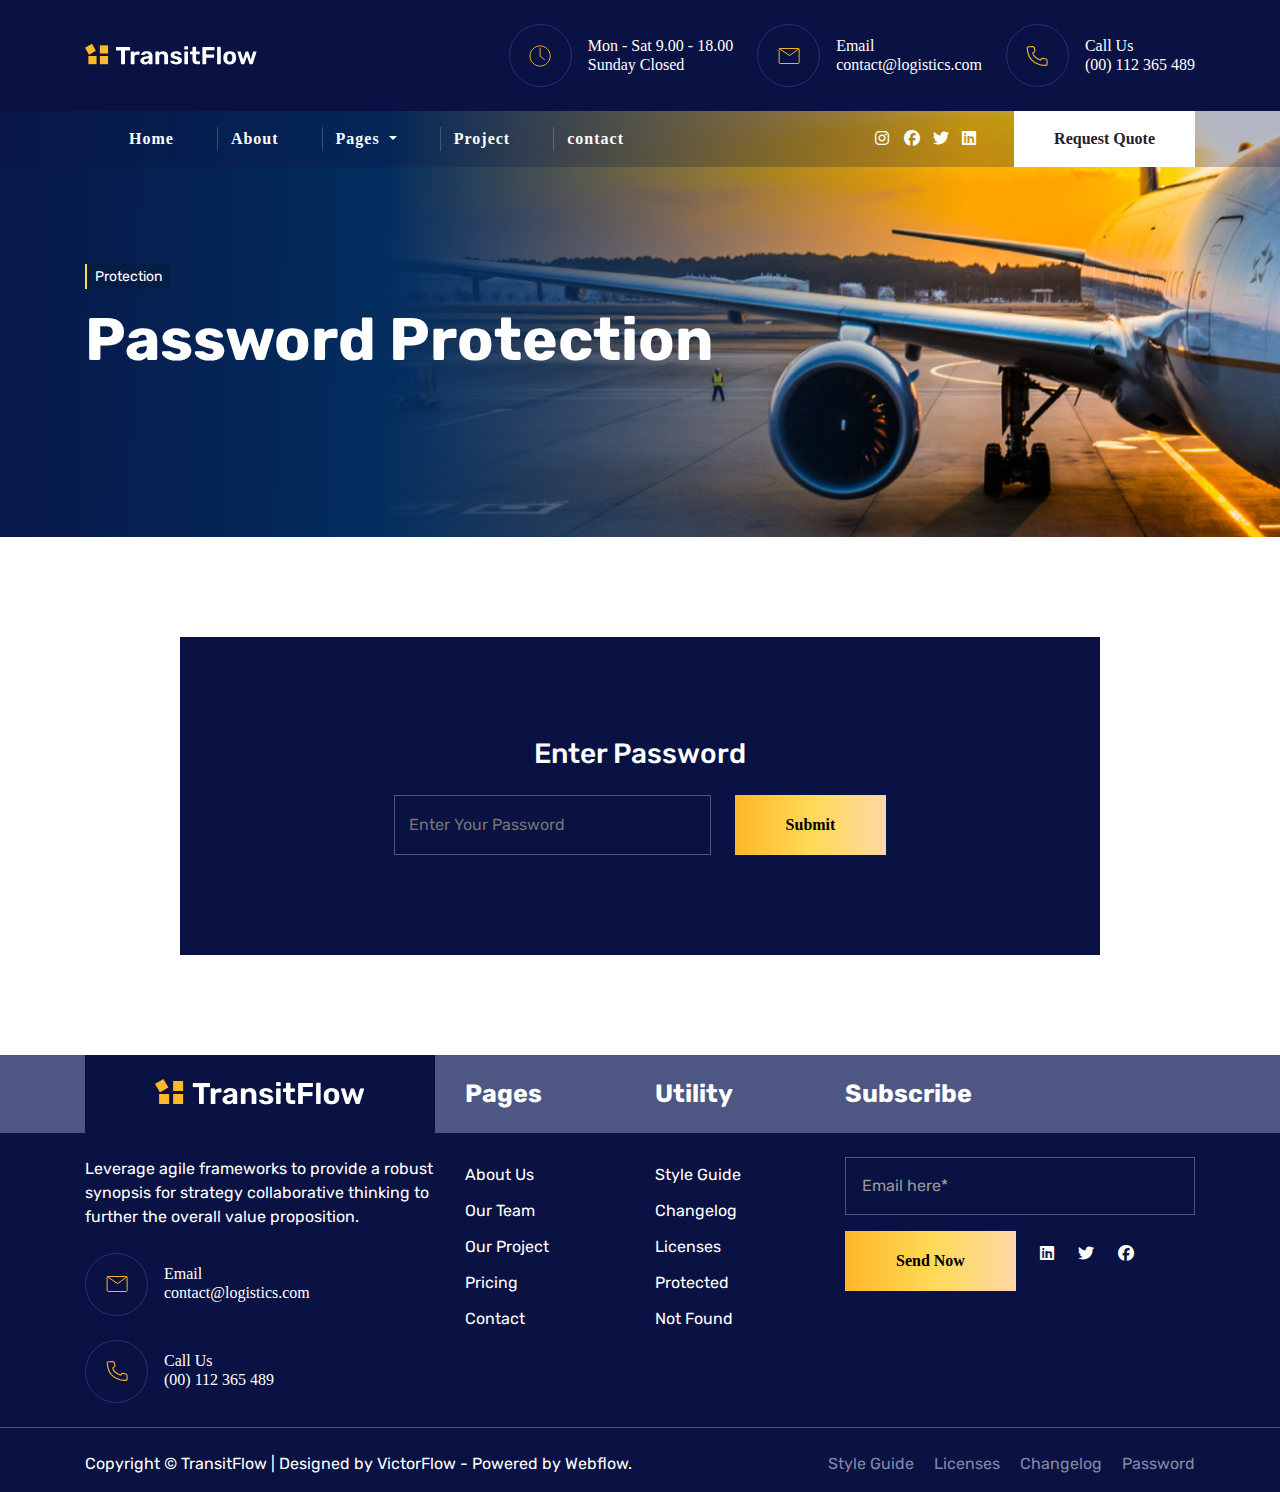
<file: poassword-protection.html>
<!DOCTYPE html>
<html lang="en">

<head>
    <meta charset="UTF-8" />
    <meta name="viewport" content="width=device-width, initial-scale=1.0" />
    <title>change-log</title>
    <link rel="stylesheet" href="https://cdn.jsdelivr.net/npm/bootstrap@4.0.0/dist/css/bootstrap.min.css" />
    <link rel="preconnect" href="https://fonts.googleapis.com" />
    <link rel="stylesheet" href="https://cdnjs.cloudflare.com/ajax/libs/font-awesome/6.5.2/css/all.min.css" class="" />
    <link rel="preconnect" href="https://fonts.gstatic.com" crossorigin />
    <link href="https://fonts.googleapis.com/css2?family=Rubik:ital,wght@0,300..900;1,300..900&display=swap"
        rel="stylesheet" />
    <link rel="stylesheet" href="https://cdnjs.cloudflare.com/ajax/libs/font-awesome/6.5.1/css/all.min.css" />
    <link rel="stylesheet" href="css/page.css" />
    <link rel="icon" href="images/fevicon-icon.png" />
    <meta property="og:image" content="" />
    <link rel="stylesheet" href="css/about.css" />
    <link rel="stylesheet" href="https://ka-f.fontawesome.com/releases/v6.0.0/css/pro.min.css" />
    <link rel="preconnect" href="https://fonts.googleapis.com" />
    <link rel="preconnect" href="https://fonts.gstatic.com" crossorigin />
    <link rel="stylesheet" href="css/service.css" class="" />
    <link rel="stylesheet" href="css/Project.css" class="" />
    <link rel="stylesheet" href="css/transportation.css" />
    <link rel="stylesheet" href="css/service-details.css">
    <link rel="stylesheet" href="css/latest.css" class="">
    <style>
        .password-sec-1 {
            background-image: url("./images/bg-yellomoon.png");
            ;
        }

        .assets-log-sec-2 {
            padding: 100px 0px;
        }

        .text-span {
            font-size: 25px;
            color: #1C1F35;
        }

        .password-sec-2 {
            padding: 100px 0px;
        }


        .transitflow {
            background-color: #091242;
            padding: 100px 80px;
        }

        .transitflow-1 {
            display: flex;
            justify-content: center;
            align-items: center;

        }

        .transitflow-1 p:nth-child(1) {
            font-size: 35px;
            font-weight: bold;
        }

        .transitflow-1 p:nth-child(2) {
            font-size: 16px;
            font-weight: 300;
            background-color: #1C2551;
            padding: 10px 20px;

        }

        .transitflow-1 input {
            width: 317px;
            height: 60px;
            outline: none;
            padding-left: 14px;
            border: 1px solid #4E5683;
            color: #fff;
            background-color: transparent;
        }

        /* .transitflow-1 input::placeholder {
            color: #fff;

        } */

        @media (max-width:992px) {
            .transitflow-1 {
                display: block;
            }

            .Chain-Solutions-1 {
                margin-bottom: 0px;
                margin-left: 0px !important;
                margin-top: 15px;
            }

            .transitflow-1 input {
                width: 100%;
            }

            .transitflow {
                padding: 55px 15px;
            }
        }
    </style>
</head>

<body>
    <header class="header" id="header"></header>
    <section class="about-sec-1 password-sec-1">
        <div class="container">
            <div class="Chain-Solutions Solutions-cc">
                <span class="text-white py-1 px-2">Protection</span>
                <h1 class="text-white pt-3">Password Protection</h1>
            </div>
        </div>
    </section>


    <section class="password-sec-2 ">
        <div class="container">

            <div class="row justify-content-center">
                <div class="col-10">
                    <div class="transitflow">
                        <h3 class="text-white text-center ">Enter Password</h3>
                        <div class="transitflow-1 mt-4 mb-0">

                            <input type="text" placeholder="Enter Your Password" class="">
                            <div class="Chain-Solutions-1 ml-4">
                                <button class="button-tab border-0">Submit</button>
                            </div>
                        </div>
                    </div>

                </div>
            </div>
        </div>
    </section>

    <footer class="footer-and" id="footer"></footer>
    <script src=" https://code.jquery.com/jquery-3.2.1.slim.min.js"></script>

    <script src="https://cdn.jsdelivr.net/npm/popper.js@1.12.9/dist/umd/popper.min.js"></script>
    <script src="https://cdn.jsdelivr.net/npm/bootstrap@4.0.0/dist/js/bootstrap.min.js"></script>
    <script src="js/header.js"></script>
    <script src="js/footer.js"></script>
</body>

</html>
</file>
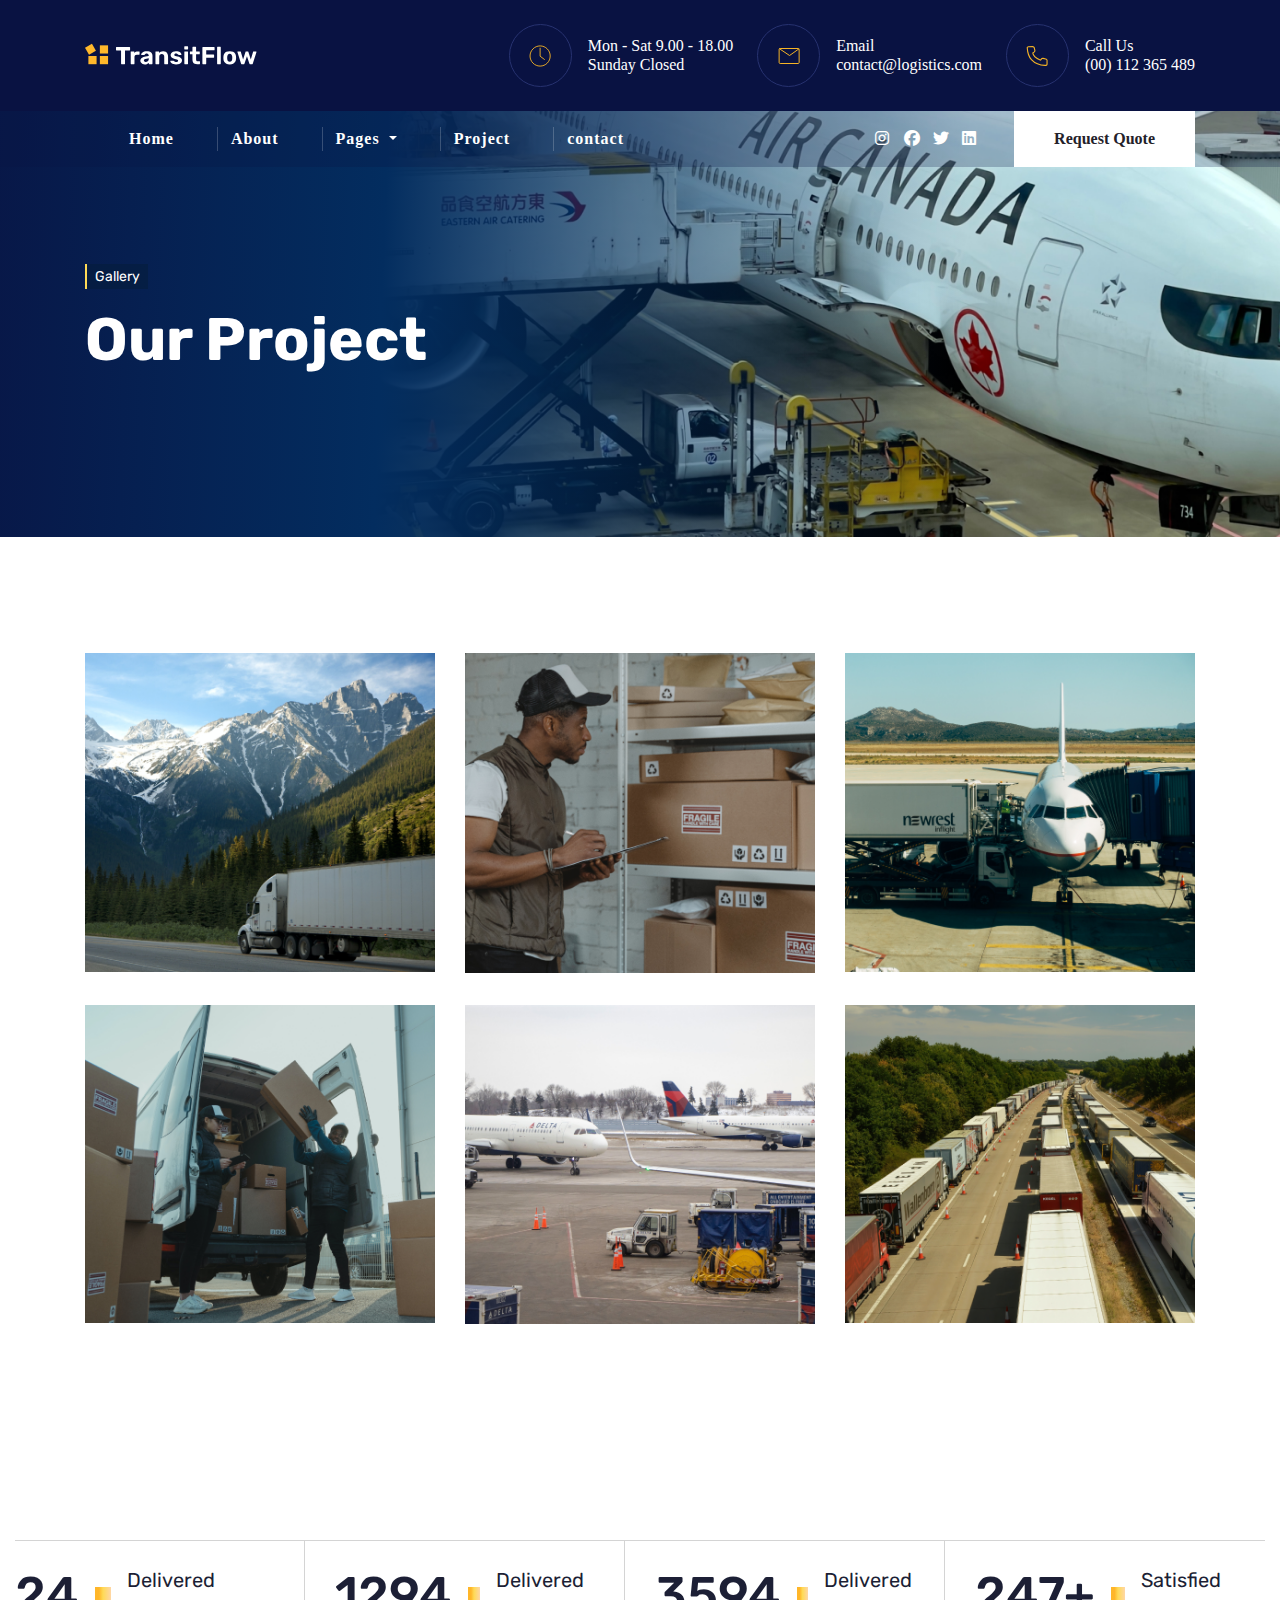
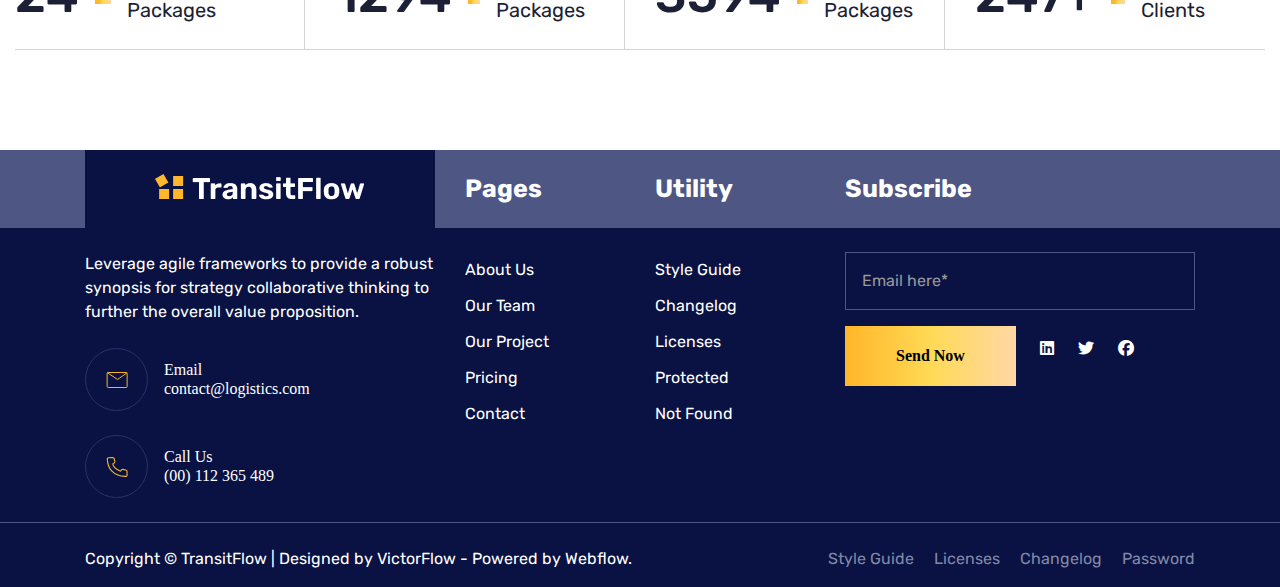
<file: Project.html>
<!DOCTYPE html>
<html lang="en">

<head>
    <meta charset="UTF-8" />
    <meta name="viewport" content="width=device-width, initial-scale=1.0" />
    <title>Project</title>
    <link rel="stylesheet" href="https://cdn.jsdelivr.net/npm/bootstrap@4.0.0/dist/css/bootstrap.min.css" />
    <link rel="preconnect" href="https://fonts.googleapis.com" />
    <link rel="stylesheet" href="https://cdnjs.cloudflare.com/ajax/libs/font-awesome/6.5.2/css/all.min.css" class="" />
    <link rel="preconnect" href="https://fonts.gstatic.com" crossorigin />
    <link href="https://fonts.googleapis.com/css2?family=Rubik:ital,wght@0,300..900;1,300..900&display=swap"
        rel="stylesheet" />
    <link rel="stylesheet" href="https://cdnjs.cloudflare.com/ajax/libs/font-awesome/6.5.1/css/all.min.css" />
    <link rel="stylesheet" href="css/page.css" />
    <link rel="icon" href="images/fevicon-icon.png" />
    <meta property="og:image" content="" />
    <link rel="stylesheet" href="css/about.css" />
    <link rel="stylesheet" href="https://ka-f.fontawesome.com/releases/v6.0.0/css/pro.min.css" />
    <link rel="preconnect" href="https://fonts.googleapis.com" />
    <link rel="preconnect" href="https://fonts.gstatic.com" crossorigin />
    <link rel="stylesheet" href="css/service.css" class="" />
    <link rel="stylesheet" href="css/Project.css" class="" />
</head>

<body>
    <header class="header" id="header"></header>
    <section class="about-sec-1 Solutions-sec-1 Project-sec-1">
        <div class="container">
            <div class="Chain-Solutions Solutions-cc">
                <span class="text-white py-1 px-2">Gallery</span>
                <h1 class="text-white pt-3">Our Project</h1>
            </div>
        </div>
    </section>
    <section class="project-sec-2">
        <div class="container">
            <div class="row">
                <div class="col-12 col-md-6 col-lg-6 col-xl-4">
                    <button class="box" id="button-tab-img">
                        <div class="position-relative my-3">
                            <img src="images/star-1.png" alt="" class="" width="100%" />
                            <div class="svg-icon-111">
                                <a href="#" class=""><svg width="30" height="30" viewBox="0 0 30 30" fill="none"
                                        xmlns="http://www.w3.org/2000/svg">
                                        <path d="M28.9996 10.5455V1H19.4541" stroke="white" stroke-width="2"
                                            stroke-linecap="round" stroke-linejoin="round" />
                                        <path d="M17.5459 12.4545L29.0004 1" stroke="white" stroke-width="2"
                                            stroke-linecap="round" stroke-linejoin="round" />
                                        <path
                                            d="M23.9091 17.5454V27.7272C23.9091 28.0647 23.775 28.3885 23.5363 28.6271C23.2976 28.8658 22.9739 28.9999 22.6364 28.9999H2.27273C1.93518 28.9999 1.61146 28.8658 1.37277 28.6271C1.13409 28.3885 1 28.0647 1 27.7272V7.36355C1 7.026 1.13409 6.70228 1.37277 6.46359C1.61146 6.22491 1.93518 6.09082 2.27273 6.09082H12.4545"
                                            stroke="white" stroke-width="2" stroke-linecap="round"
                                            stroke-linejoin="round" />
                                    </svg></a>
                            </div>
                        </div>
                    </button>
                </div>
                <div class="col-12 col-md-6 col-lg-6 col-xl-4">
                    <button class="box" id="button-tab-img">
                        <div class="position-relative my-3">
                            <img src="images/star.png" alt="" class="" width="100%" />
                            <div class="svg-icon-111">
                                <a href="#" class=""><svg width="30" height="30" viewBox="0 0 30 30" fill="none"
                                        xmlns="http://www.w3.org/2000/svg">
                                        <path d="M28.9996 10.5455V1H19.4541" stroke="white" stroke-width="2"
                                            stroke-linecap="round" stroke-linejoin="round" />
                                        <path d="M17.5459 12.4545L29.0004 1" stroke="white" stroke-width="2"
                                            stroke-linecap="round" stroke-linejoin="round" />
                                        <path
                                            d="M23.9091 17.5454V27.7272C23.9091 28.0647 23.775 28.3885 23.5363 28.6271C23.2976 28.8658 22.9739 28.9999 22.6364 28.9999H2.27273C1.93518 28.9999 1.61146 28.8658 1.37277 28.6271C1.13409 28.3885 1 28.0647 1 27.7272V7.36355C1 7.026 1.13409 6.70228 1.37277 6.46359C1.61146 6.22491 1.93518 6.09082 2.27273 6.09082H12.4545"
                                            stroke="white" stroke-width="2" stroke-linecap="round"
                                            stroke-linejoin="round" />
                                    </svg></a>
                            </div>
                        </div>
                    </button>
                </div>
                <div class="col-12 col-md-6 col-lg-6 col-xl-4">
                    <button class="box" id="button-tab-img">
                        <div class="position-relative my-3">
                            <img src="images/star2.png" alt="" class="" width="100%" />
                            <div class="svg-icon-111">
                                <a href="#" class=""><svg width="30" height="30" viewBox="0 0 30 30" fill="none"
                                        xmlns="http://www.w3.org/2000/svg">
                                        <path d="M28.9996 10.5455V1H19.4541" stroke="white" stroke-width="2"
                                            stroke-linecap="round" stroke-linejoin="round" />
                                        <path d="M17.5459 12.4545L29.0004 1" stroke="white" stroke-width="2"
                                            stroke-linecap="round" stroke-linejoin="round" />
                                        <path
                                            d="M23.9091 17.5454V27.7272C23.9091 28.0647 23.775 28.3885 23.5363 28.6271C23.2976 28.8658 22.9739 28.9999 22.6364 28.9999H2.27273C1.93518 28.9999 1.61146 28.8658 1.37277 28.6271C1.13409 28.3885 1 28.0647 1 27.7272V7.36355C1 7.026 1.13409 6.70228 1.37277 6.46359C1.61146 6.22491 1.93518 6.09082 2.27273 6.09082H12.4545"
                                            stroke="white" stroke-width="2" stroke-linecap="round"
                                            stroke-linejoin="round" />
                                    </svg></a>
                            </div>
                        </div>
                    </button>
                </div>
                <div class="col-12 col-md-6 col-lg-6 col-xl-4">
                    <button class="box" id="button-tab-img">
                        <div class="position-relative my-3">
                            <img src="images/star-5.png" alt="" class="" width="100%" />
                            <div class="svg-icon-111">
                                <a href="#" class=""><svg width="30" height="30" viewBox="0 0 30 30" fill="none"
                                        xmlns="http://www.w3.org/2000/svg">
                                        <path d="M28.9996 10.5455V1H19.4541" stroke="white" stroke-width="2"
                                            stroke-linecap="round" stroke-linejoin="round" />
                                        <path d="M17.5459 12.4545L29.0004 1" stroke="white" stroke-width="2"
                                            stroke-linecap="round" stroke-linejoin="round" />
                                        <path
                                            d="M23.9091 17.5454V27.7272C23.9091 28.0647 23.775 28.3885 23.5363 28.6271C23.2976 28.8658 22.9739 28.9999 22.6364 28.9999H2.27273C1.93518 28.9999 1.61146 28.8658 1.37277 28.6271C1.13409 28.3885 1 28.0647 1 27.7272V7.36355C1 7.026 1.13409 6.70228 1.37277 6.46359C1.61146 6.22491 1.93518 6.09082 2.27273 6.09082H12.4545"
                                            stroke="white" stroke-width="2" stroke-linecap="round"
                                            stroke-linejoin="round" />
                                    </svg></a>
                            </div>
                        </div>
                    </button>
                </div>
                <div class="col-12 col-md-6 col-lg-6 col-xl-4">
                    <button class="box" id="button-tab-img">
                        <div class="position-relative my-3">
                            <img src="images/star-3.png" alt="" class="" width="100%" />
                            <div class="svg-icon-111">
                                <a href="#" class=""><svg width="30" height="30" viewBox="0 0 30 30" fill="none"
                                        xmlns="http://www.w3.org/2000/svg">
                                        <path d="M28.9996 10.5455V1H19.4541" stroke="white" stroke-width="2"
                                            stroke-linecap="round" stroke-linejoin="round" />
                                        <path d="M17.5459 12.4545L29.0004 1" stroke="white" stroke-width="2"
                                            stroke-linecap="round" stroke-linejoin="round" />
                                        <path
                                            d="M23.9091 17.5454V27.7272C23.9091 28.0647 23.775 28.3885 23.5363 28.6271C23.2976 28.8658 22.9739 28.9999 22.6364 28.9999H2.27273C1.93518 28.9999 1.61146 28.8658 1.37277 28.6271C1.13409 28.3885 1 28.0647 1 27.7272V7.36355C1 7.026 1.13409 6.70228 1.37277 6.46359C1.61146 6.22491 1.93518 6.09082 2.27273 6.09082H12.4545"
                                            stroke="white" stroke-width="2" stroke-linecap="round"
                                            stroke-linejoin="round" />
                                    </svg></a>
                            </div>
                        </div>
                    </button>
                </div>
                <div class="col-12 col-md-6 col-lg-6 col-xl-4">
                    <button class="box" id="button-tab-img">
                        <div class="position-relative my-3">
                            <img src="images/star-4.png" alt="" class="" width="100%" />
                            <div class="svg-icon-111">
                                <a href="#" class=""><svg width="30" height="30" viewBox="0 0 30 30" fill="none"
                                        xmlns="http://www.w3.org/2000/svg">
                                        <path d="M28.9996 10.5455V1H19.4541" stroke="white" stroke-width="2"
                                            stroke-linecap="round" stroke-linejoin="round" />
                                        <path d="M17.5459 12.4545L29.0004 1" stroke="white" stroke-width="2"
                                            stroke-linecap="round" stroke-linejoin="round" />
                                        <path
                                            d="M23.9091 17.5454V27.7272C23.9091 28.0647 23.775 28.3885 23.5363 28.6271C23.2976 28.8658 22.9739 28.9999 22.6364 28.9999H2.27273C1.93518 28.9999 1.61146 28.8658 1.37277 28.6271C1.13409 28.3885 1 28.0647 1 27.7272V7.36355C1 7.026 1.13409 6.70228 1.37277 6.46359C1.61146 6.22491 1.93518 6.09082 2.27273 6.09082H12.4545"
                                            stroke="white" stroke-width="2" stroke-linecap="round"
                                            stroke-linejoin="round" />
                                    </svg></a>
                            </div>
                        </div>
                    </button>
                </div>
            </div>
        </div>
    </section>

    <section class="sec-5">
        <div class="container-fluid">
            <div class="border-i-px">
                <div class="row">
                    <div class="col-12 col-md-6 col-lg-6 col-xl-3">
                        <div class="Delivered-Packages d-flex align-items-center justify-content-center py-4">
                            <h3 class="mb-0">24</h3>
                            <span class="mx-3"></span>
                            <p class="mb-0">Delivered Packages</p>
                        </div>
                    </div>
                    <div class="col-12 col-md-6 col-lg-6 col-xl-3">
                        <div class="Delivered-Packages d-flex align-items-center justify-content-center py-4">
                            <h3 class="mb-0">1294</h3>
                            <span class="mx-3"></span>
                            <p class="mb-0">Delivered Packages</p>
                        </div>
                    </div>
                    <div class="col-12 col-md-6 col-lg-6 col-xl-3">
                        <div class="Delivered-Packages d-flex align-items-center justify-content-center py-4">
                            <h3 class="mb-0">3594</h3>
                            <span class="mx-3"></span>
                            <p class="mb-0">Delivered Packages</p>
                        </div>
                    </div>
                    <div class="col-12 col-md-6 col-lg-6 col-xl-3">
                        <div class="Delivered-Packages d-flex align-items-center justify-content-center py-4 border-0">
                            <h3 class="mb-0">247+</h3>
                            <span class="mx-3"></span>
                            <p class="mb-0">Satisfied Clients</p>
                        </div>
                    </div>
                </div>
            </div>
        </div>
    </section>
    <footer class="footer-and" id="footer"></footer>
    <script src=" https://code.jquery.com/jquery-3.2.1.slim.min.js"></script>

    <script src="https://cdn.jsdelivr.net/npm/popper.js@1.12.9/dist/umd/popper.min.js"></script>
    <script src="https://cdn.jsdelivr.net/npm/bootstrap@4.0.0/dist/js/bootstrap.min.js"></script>
    <script src="js/header.js"></script>
    <script src="js/footer.js"></script>

    <script>
        document.querySelectorAll(".accordion-item").forEach((item) => {
            item
                .querySelector(".accordion-item-header")
                .addEventListener("click", () => {
                    item.classList.toggle("open");
                });
        });
    </script>

    <script>
        let boxes = document.querySelectorAll(".box");
        let images = [
            "http://127.0.0.1:5500/images/star-1.png",
            "http://127.0.0.1:5500/images/star.png",
            "images/star2.png",
            "images/star-5.png",
            "images/star-3.png",
            "images/star-4.png",
        ];
        for (let i = 0; i < images.length; i++) {
            boxes[i].addEventListener("click", () => {
                window.open(images[i]);
            });
        }
    </script>


</body>

</html>
</file>
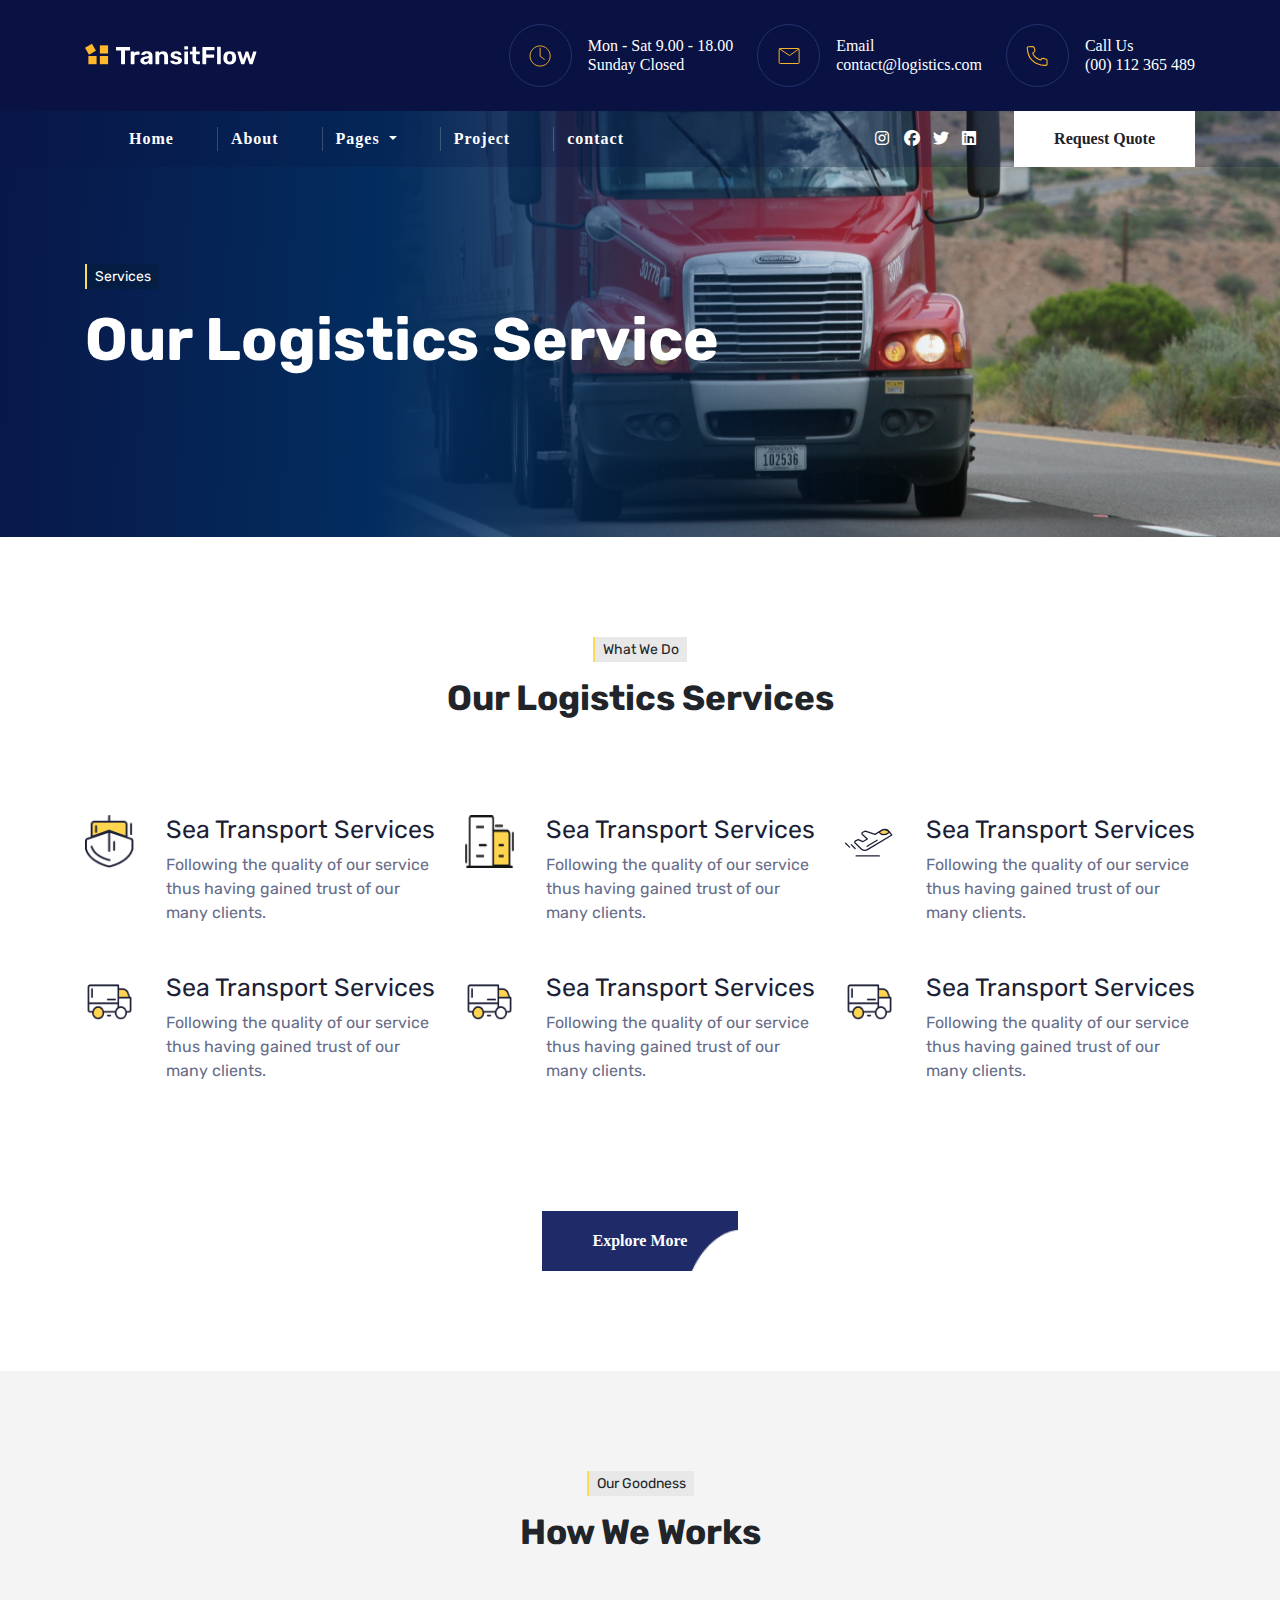
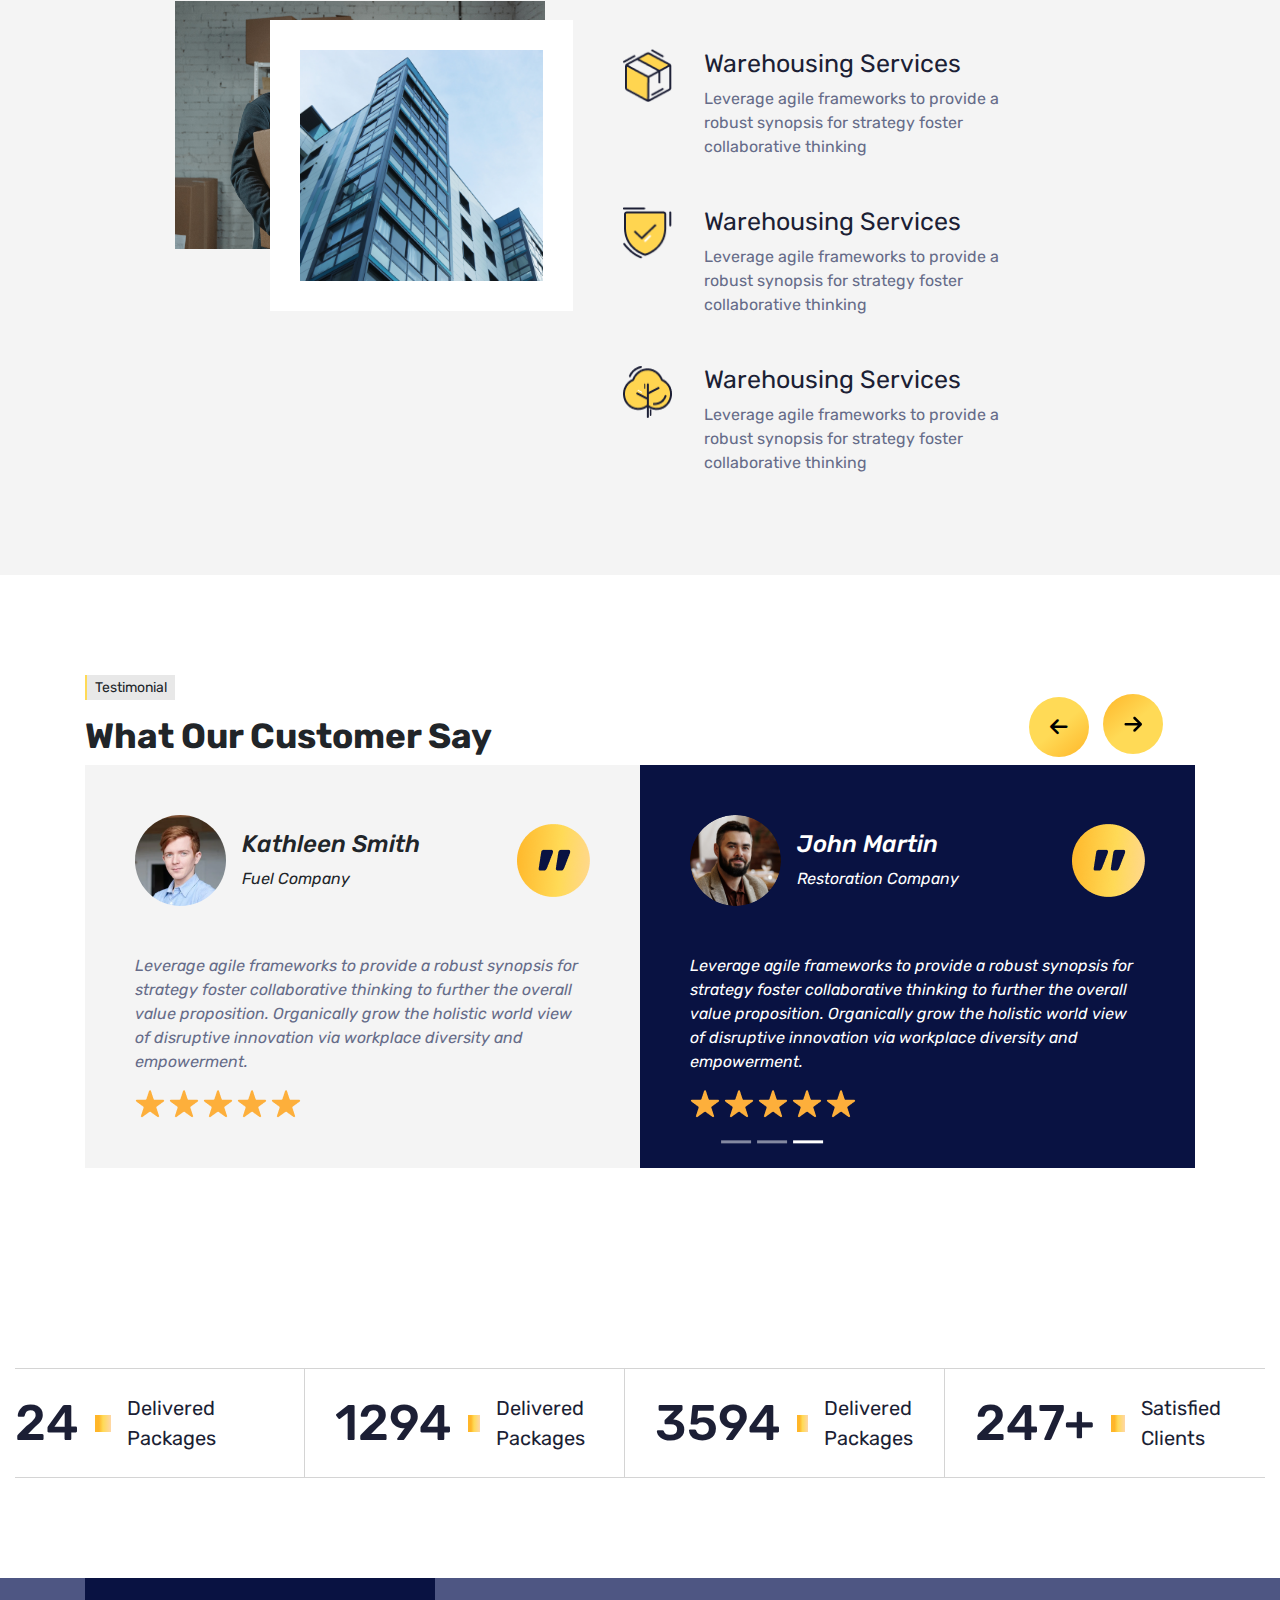
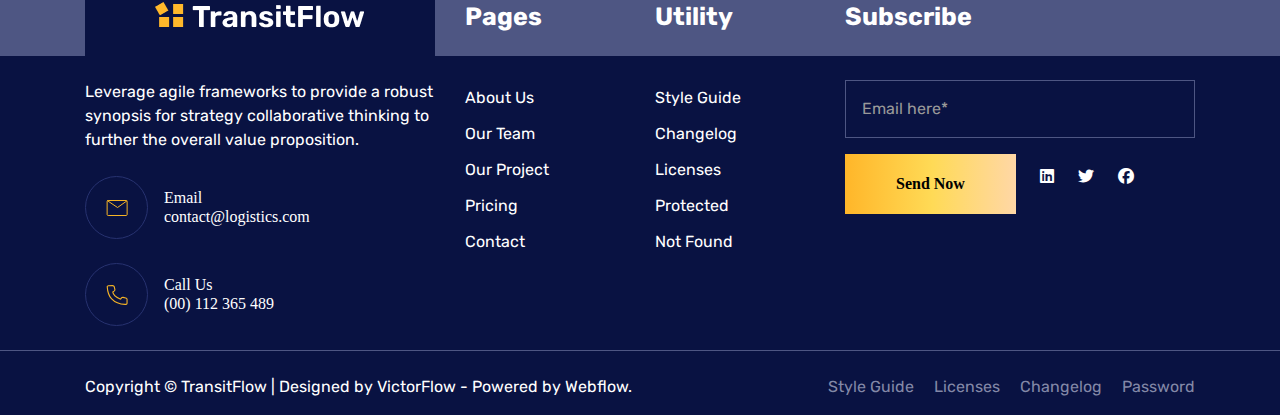
<file: service.html>
<!DOCTYPE html>
<html lang="en">

<head>
    <meta charset="UTF-8" />
    <meta name="viewport" content="width=device-width, initial-scale=1.0" />
    <title>service page</title>
    <link rel="stylesheet" href="https://cdn.jsdelivr.net/npm/bootstrap@4.0.0/dist/css/bootstrap.min.css" />
    <link rel="preconnect" href="https://fonts.googleapis.com" />
    <link rel="stylesheet" href="https://cdnjs.cloudflare.com/ajax/libs/font-awesome/6.5.2/css/all.min.css" class="" />
    <link rel="preconnect" href="https://fonts.gstatic.com" crossorigin />
    <link href="https://fonts.googleapis.com/css2?family=Rubik:ital,wght@0,300..900;1,300..900&display=swap"
        rel="stylesheet" />
    <link rel="stylesheet" href="https://cdnjs.cloudflare.com/ajax/libs/font-awesome/6.5.1/css/all.min.css" />
    <link rel="stylesheet" href="css/page.css" />
    <link rel="icon" href="images/fevicon-icon.png" />
    <meta property="og:image" content="" />
    <link rel="stylesheet" href="css/about.css" />
    <link rel="stylesheet" href="https://ka-f.fontawesome.com/releases/v6.0.0/css/pro.min.css">
    <link rel="preconnect" href="https://fonts.googleapis.com">
    <link rel="preconnect" href="https://fonts.gstatic.com" crossorigin>
    <link rel="stylesheet" href="css/service.css" class="">
</head>

<body>
    <header class="header" id="header"></header>
    <section class="about-sec-1 Solutions-sec-1">
        <div class="container">
            <div class="Chain-Solutions Solutions-cc">
                <span class="text-white py-1 px-2">Services</span>
                <h1 class="text-white pt-3">Our Logistics Service</h1>
            </div>
        </div>
    </section>

    <section class="about-sec-3">
        <div class="container">
            <div class="safe-Solutions text-center mb-5">
                <span class=" py-1 px-2">What We Do</span>
                <h4 class="mt-3">
                    Our Logistics Services
                </h4>
            </div>
            <div class="row">
                <div class="col-xl-4 col-lg-6 col-md-6 col-sm-12 col-12">
                    <div class="d-flex justify-content-between topping mt-5 ">
                        <div class="icon-img">
                            <img src="images/Icon.png" alt="" class="">
                        </div>
                        <div class="Transport-Services pl-3 border-0 ml-3">
                            <h4>Sea Transport Services</h4>
                            <p class="m-0">Following the quality of our service thus having gained trust of our
                                many
                                clients.</p>
                        </div>
                    </div>

                </div>
                <div class="col-xl-4 col-lg-6 col-md-6 col-sm-12 col-12">
                    <div class="d-flex justify-content-between  topping mt-5">
                        <div class="icon-img">
                            <img src="images/Icon1.png" alt="" class="">
                        </div>
                        <div class="Transport-Services pl-3 ml-3 border-0">
                            <h4>Sea Transport Services</h4>
                            <p class="m-0">Following the quality of our service thus having gained trust of our
                                many clients.</p>
                        </div>
                    </div>
                </div>
                <div class="col-xl-4 col-lg-6 col-md-6 col-sm-12 col-12">
                    <div class="d-flex justify-content-between topping mt-5">
                        <div class="icon-img">
                            <img src="images/Icon-2.svg" alt="" class="">
                        </div>
                        <div class="Transport-Services pl-3 ml-3 border-0">
                            <h4>Sea Transport Services</h4>
                            <p class="m-0">Following the quality of our service thus having gained trust of our
                                many
                                clients.</p>
                        </div>
                    </div>
                </div>
                <div class="col-xl-4 col-lg-6 col-md-6 col-sm-12 col-12">
                    <div class="d-flex justify-content-between mt-5  topping">
                        <div class="icon-img">
                            <img src="images/Icon-3.png" alt="" class="">
                        </div>
                        <div class="Transport-Services pl-3 ml-3 border-0">
                            <h4>Sea Transport Services</h4>
                            <p class="m-0">Following the quality of our service thus having gained trust of our
                                many
                                clients.</p>
                        </div>
                    </div>
                </div>
                <div class="col-xl-4 col-lg-6 col-md-6 col-sm-12 col-12">
                    <div class="d-flex justify-content-between mt-5  topping">
                        <div class="icon-img">
                            <img src="images/Icon-3.png" alt="" class="">
                        </div>
                        <div class="Transport-Services pl-3 ml-3 border-0">
                            <h4>Sea Transport Services</h4>
                            <p class="m-0">Following the quality of our service thus having gained trust of our
                                many
                                clients.</p>
                        </div>
                    </div>
                </div>
                <div class="col-xl-4 col-lg-6 col-md-6 col-sm-12 col-12">
                    <div class="d-flex justify-content-between mt-5  topping">
                        <div class="icon-img">
                            <img src="images/Icon-3.png" alt="" class="">
                        </div>
                        <div class="Transport-Services pl-3 ml-3 border-0">
                            <h4>Sea Transport Services</h4>
                            <p class="m-0">Following the quality of our service thus having gained trust of our
                                many
                                clients.</p>
                        </div>
                    </div>
                </div>
            </div>
            <div class="Chain-Solutions new-bg-color mt-5  ">
                <button class="button-tab border-0 text-white ">Explore More</button>
            </div>
        </div>

    </section>
    <section class="about-sec-2 secrvice-2">
        <div class="container-fluid">
            <div class="safe-Solutions text-center mb-5">
                <span class=" py-1 px-2">Our Goodness</span>
                <h4 class="mt-3">
                    How We Works
                </h4>
            </div>
            <div class="row justify-content-center">
                <div class="col-12 col-xl-9">
                    <div class="row">
                        <div class="col-xl-5 col-lg-6 col-md-12 col-sm-12 col-12">
                            <div class="position-relative">
                                <img src="images/Image.png" alt="" class="" width="100%">
                                <div class="position-absolute booking-man">
                                    <img src="images/Photo.png  " alt="">
                                </div>
                            </div>
                        </div>

                        <div class="col-xl-6 col-lg-6 col-md-12 col-sm-12 col-12">
                            <div class="pl-5 padding-jiro">
                                <div class="d-flex justify-content-between topping mt-5 ">
                                    <div class="icon-img">
                                        <img src="images/service.png" alt="" class="">
                                    </div>
                                    <div class="Transport-Services pl-3 border-0 ml-3">
                                        <h4>Warehousing Services</h4>
                                        <p class="m-0">Leverage agile frameworks to provide a robust synopsis for
                                            strategy
                                            foster collaborative thinking</p>
                                    </div>
                                </div>

                                <div class="d-flex justify-content-between topping mt-5 ">
                                    <div class="icon-img">
                                        <img src="images/Sheild Icon22.png" alt="" class="">
                                    </div>
                                    <div class="Transport-Services pl-3 border-0 ml-3">
                                        <h4>Warehousing Services</h4>
                                        <p class="m-0">Leverage agile frameworks to provide a robust synopsis for
                                            strategy
                                            foster collaborative thinking</p>
                                    </div>
                                </div>


                                <div class="d-flex justify-content-between topping mt-5 ">
                                    <div class="icon-img">
                                        <img src="images/Environment Icon.png" alt="" class="">
                                    </div>
                                    <div class="Transport-Services pl-3 border-0 ml-3">
                                        <h4>Warehousing Services</h4>
                                        <p class="m-0">Leverage agile frameworks to provide a robust synopsis for
                                            strategy
                                            foster collaborative thinking</p>
                                    </div>
                                </div>
                            </div>
                        </div>
                    </div>
                </div>

            </div>
        </div>
    </section>

    <section class="sec-7 secrvice-sec-4">
        <div class="container">
            <div class="safe-Solutions">
                <span class=" py-1 px-2"> Testimonial</span>
                <h4 class="mt-3">
                    What Our Customer Say
                </h4>
            </div>
            <div id="demo" class="carousel slide" data-ride="carousel">

                <!-- Indicators -->
                <ul class="carousel-indicators ca-ndicators ">
                    <li data-target="#demo" data-slide-to="0" class=""></li>
                    <li data-target="#demo" data-slide-to="1" class=""></li>
                    <li data-target="#demo" data-slide-to="2" class="active"></li>
                </ul>
                <div class="carousel-inner">
                    <div class="carousel-item">

                        <div class="row no-gutters">

                            <div class="col-12 col-md-12 col-lg-6 col-xl-6 col-sm-12 pr-0">
                                <div class="padding-50">
                                    <div class="d-flex align-items-center justify-content-between">
                                        <div class="d-flex align-items-center">
                                            <div class="ruled">
                                                <img src="images/1fueloto.png" alt="">
                                            </div>
                                            <div class="1-fueloto pl-3">
                                                <h4>Kathleen Smith</h4>
                                                <span>
                                                    Fuel Company
                                                </span>
                                            </div>
                                        </div>
                                        <div>
                                            <img src="images/icon-33.png" alt="" class="">
                                        </div>
                                    </div>
                                    <div class="Transport-Services mt-5 border-0
                                        ">
                                        <p>Leverage agile frameworks to provide a robust synopsis for strategy foster
                                            collaborative
                                            thinking
                                            to further the overall
                                            value proposition. Organically grow the holistic world view of disruptive
                                            innovation via
                                            workplace diversity and
                                            empowerment.</p>
                                        <div class="mt-3">
                                            <img src="images/Star 2.png" alt="">
                                            <img src="images/Star 2.png" alt="">
                                            <img src="images/Star 2.png" alt="">
                                            <img src="images/Star 2.png" alt="">
                                            <img src="images/Star 2.png" alt="">
                                        </div>

                                    </div>
                                </div>
                            </div>
                            <div class="col-12 col-md-12 col-lg-6 col-xl-6 col-sm-12 pr-0">
                                <div class="padding-50 padding-55">
                                    <div class="d-flex align-items-center justify-content-between">
                                        <div class="d-flex align-items-center">
                                            <div class="ruled">
                                                <img src="images/User.png" alt="">
                                            </div>
                                            <div class="1-fueloto pl-3">
                                                <h4 class="text-white">John Martin</h4>
                                                <span class="text-white">
                                                    Restoration Company
                                                </span>
                                            </div>
                                        </div>
                                        <div>
                                            <img src="images/icon-33.png" alt="" class="">
                                        </div>
                                    </div>
                                    <div class="Transport-Services mt-5 border-0
                                                        ">
                                        <p class="text-white">Leverage agile frameworks to provide a robust synopsis for
                                            strategy
                                            foster collaborative
                                            thinking
                                            to further the overall
                                            value proposition. Organically grow the holistic world view of disruptive
                                            innovation via
                                            workplace diversity and
                                            empowerment.</p>
                                        <div class="mt-3">
                                            <img src="images/Star 2.png" alt="">
                                            <img src="images/Star 2.png" alt="">
                                            <img src="images/Star 2.png" alt="">
                                            <img src="images/Star 2.png" alt="">
                                            <img src="images/Star 2.png" alt="">
                                        </div>

                                    </div>
                                </div>
                            </div>

                        </div>
                    </div>
                    <div class="carousel-item active carousel-item-left">
                        <div class="row">

                            <div class="col-12 col-md-12 col-lg-6 col-xl-6 col-sm-12 pr-0">
                                <div class="padding-50">
                                    <div class="d-flex align-items-center justify-content-between">
                                        <div class="d-flex align-items-center">
                                            <div class="ruled">
                                                <img src="images/1fueloto.png" alt="">
                                            </div>
                                            <div class="1-fueloto pl-3">
                                                <h4>Kathleen Smith</h4>
                                                <span>
                                                    Fuel Company
                                                </span>
                                            </div>
                                        </div>
                                        <div>
                                            <img src="images/icon-33.png" alt="" class="">
                                        </div>
                                    </div>
                                    <div class="Transport-Services mt-5 border-0
                                        ">
                                        <p>Leverage agile frameworks to provide a robust synopsis for strategy foster
                                            collaborative
                                            thinking
                                            to further the overall
                                            value proposition. Organically grow the holistic world view of disruptive
                                            innovation via
                                            workplace diversity and
                                            empowerment.</p>
                                        <div class="mt-3">
                                            <img src="images/Star 2.png" alt="">
                                            <img src="images/Star 2.png" alt="">
                                            <img src="images/Star 2.png" alt="">
                                            <img src="images/Star 2.png" alt="">
                                            <img src="images/Star 2.png" alt="">
                                        </div>

                                    </div>
                                </div>
                            </div>
                            <div class="col-12 col-md-12 col-lg-6 col-xl-6 col-sm-12 pl-0">
                                <div class="padding-50 padding-55">
                                    <div class="d-flex align-items-center justify-content-between">
                                        <div class="d-flex align-items-center">
                                            <div class="ruled">
                                                <img src="images/User.png" alt="">
                                            </div>
                                            <div class="1-fueloto pl-3">
                                                <h4 class="text-white">John Martin</h4>
                                                <span class="text-white">
                                                    Restoration Company
                                                </span>
                                            </div>
                                        </div>
                                        <div>
                                            <img src="images/icon-33.png" alt="" class="">
                                        </div>
                                    </div>
                                    <div class="Transport-Services mt-5 border-0
                                                        ">
                                        <p class="text-white">Leverage agile frameworks to provide a robust synopsis for
                                            strategy
                                            foster collaborative
                                            thinking
                                            to further the overall
                                            value proposition. Organically grow the holistic world view of disruptive
                                            innovation via
                                            workplace diversity and
                                            empowerment.</p>
                                        <div class="mt-3">
                                            <img src="images/Star 2.png" alt="">
                                            <img src="images/Star 2.png" alt="">
                                            <img src="images/Star 2.png" alt="">
                                            <img src="images/Star 2.png" alt="">
                                            <img src="images/Star 2.png" alt="">
                                        </div>

                                    </div>
                                </div>
                            </div>

                        </div>
                    </div>
                    <div class="carousel-item carousel-item-next carousel-item-left">
                        <div class="row">

                            <div class="col-12 col-md-12 col-lg-6 col-xl-6 col-sm-12  pr-0">
                                <div class="padding-50">
                                    <div class="d-flex align-items-center justify-content-between">
                                        <div class="d-flex align-items-center">
                                            <div class="ruled">
                                                <img src="images/1fueloto.png" alt="">
                                            </div>
                                            <div class="1-fueloto pl-3">
                                                <h4>Kathleen Smith</h4>
                                                <span>
                                                    Fuel Company
                                                </span>
                                            </div>
                                        </div>
                                        <div>
                                            <img src="images/icon-33.png" alt="" class="">
                                        </div>
                                    </div>
                                    <div class="Transport-Services mt-5 border-0
                                        ">
                                        <p>Leverage agile frameworks to provide a robust synopsis for strategy foster
                                            collaborative
                                            thinking
                                            to further the overall
                                            value proposition. Organically grow the holistic world view of disruptive
                                            innovation via
                                            workplace diversity and
                                            empowerment.</p>
                                        <div class="mt-3">
                                            <img src="images/Star 2.png" alt="">
                                            <img src="images/Star 2.png" alt="">
                                            <img src="images/Star 2.png" alt="">
                                            <img src="images/Star 2.png" alt="">
                                            <img src="images/Star 2.png" alt="">
                                        </div>

                                    </div>
                                </div>
                            </div>
                            <div class="col-12 col-md-12 col-lg-6 col-xl-6 col-sm-12 pl-0">
                                <div class="padding-50 padding-55">
                                    <div class="d-flex align-items-center justify-content-between">
                                        <div class="d-flex align-items-center">
                                            <div class="ruled">
                                                <img src="images/User.png" alt="">
                                            </div>
                                            <div class="1-fueloto pl-3">
                                                <h4 class="text-white">John Martin</h4>
                                                <span class="text-white">
                                                    Restoration Company
                                                </span>
                                            </div>
                                        </div>
                                        <div>
                                            <img src="images/icon-33.png" alt="" class="">
                                        </div>
                                    </div>
                                    <div class="Transport-Services mt-5 border-0
                                                        ">
                                        <p class="text-white">Leverage agile frameworks to provide a robust synopsis for
                                            strategy
                                            foster collaborative
                                            thinking
                                            to further the overall
                                            value proposition. Organically grow the holistic world view of disruptive
                                            innovation via
                                            workplace diversity and
                                            empowerment.</p>
                                        <div class="mt-3">
                                            <img src="images/Star 2.png" alt="">
                                            <img src="images/Star 2.png" alt="">
                                            <img src="images/Star 2.png" alt="">
                                            <img src="images/Star 2.png" alt="">
                                            <img src="images/Star 2.png" alt="">
                                        </div>

                                    </div>
                                </div>
                            </div>

                        </div>

                    </div>
                </div>

                <!-- Left and right controls -->
                <a class="carousel-control-prev" href="#demo" data-slide="prev">
                    <span class="carousel-control-prev-icon"><i class="fa-solid fa-arrow-left"></i></span>
                </a>
                <a class="carousel-control-next" href="#demo" data-slide="next">
                    <span class="carousel-control-next-icon"><i class="fa-solid fa-arrow-left"></i></span>
                </a>
            </div>


        </div>

    </section>
    <section class="sec-5">
        <div class="container-fluid">
            <div class="border-i-px">
                <div class="row">
                    <div class="col-12 col-md-6 col-lg-6 col-xl-3">
                        <div class="Delivered-Packages d-flex align-items-center justify-content-center py-4">
                            <h3 class="mb-0">
                                24
                            </h3>
                            <span class="mx-3"></span>
                            <p class="mb-0">Delivered Packages</p>
                        </div>
                    </div>
                    <div class="col-12 col-md-6 col-lg-6 col-xl-3">
                        <div class="Delivered-Packages d-flex align-items-center justify-content-center py-4">
                            <h3 class="mb-0">
                                1294
                            </h3>
                            <span class="mx-3"></span>
                            <p class="mb-0">Delivered Packages</p>
                        </div>
                    </div>
                    <div class="col-12 col-md-6 col-lg-6 col-xl-3">
                        <div class="Delivered-Packages d-flex align-items-center justify-content-center py-4">
                            <h3 class="mb-0">
                                3594
                            </h3>
                            <span class="mx-3"></span>
                            <p class="mb-0">Delivered Packages</p>
                        </div>
                    </div>
                    <div class="col-12 col-md-6 col-lg-6 col-xl-3">
                        <div class="Delivered-Packages d-flex align-items-center justify-content-center py-4 border-0">
                            <h3 class="mb-0">
                                247+
                            </h3>
                            <span class="mx-3"></span>
                            <p class="mb-0">Satisfied Clients</p>
                        </div>
                    </div>
                </div>
            </div>

        </div>
    </section>
    <footer class="footer-and" id="footer"></footer>
    <script src=" https://code.jquery.com/jquery-3.2.1.slim.min.js"></script>

    <script src="https://cdn.jsdelivr.net/npm/popper.js@1.12.9/dist/umd/popper.min.js"></script>
    <script src="https://cdn.jsdelivr.net/npm/bootstrap@4.0.0/dist/js/bootstrap.min.js"></script>
    <script src="js/header.js"></script>
    <script src="js/footer.js">
    </script>
    <script>
        document.querySelectorAll(".accordion-item").forEach((item) => {
            item.querySelector(".accordion-item-header").addEventListener("click", () => {
                item.classList.toggle("open");
            });
        });
    </script>


</body>

</html>
</file>
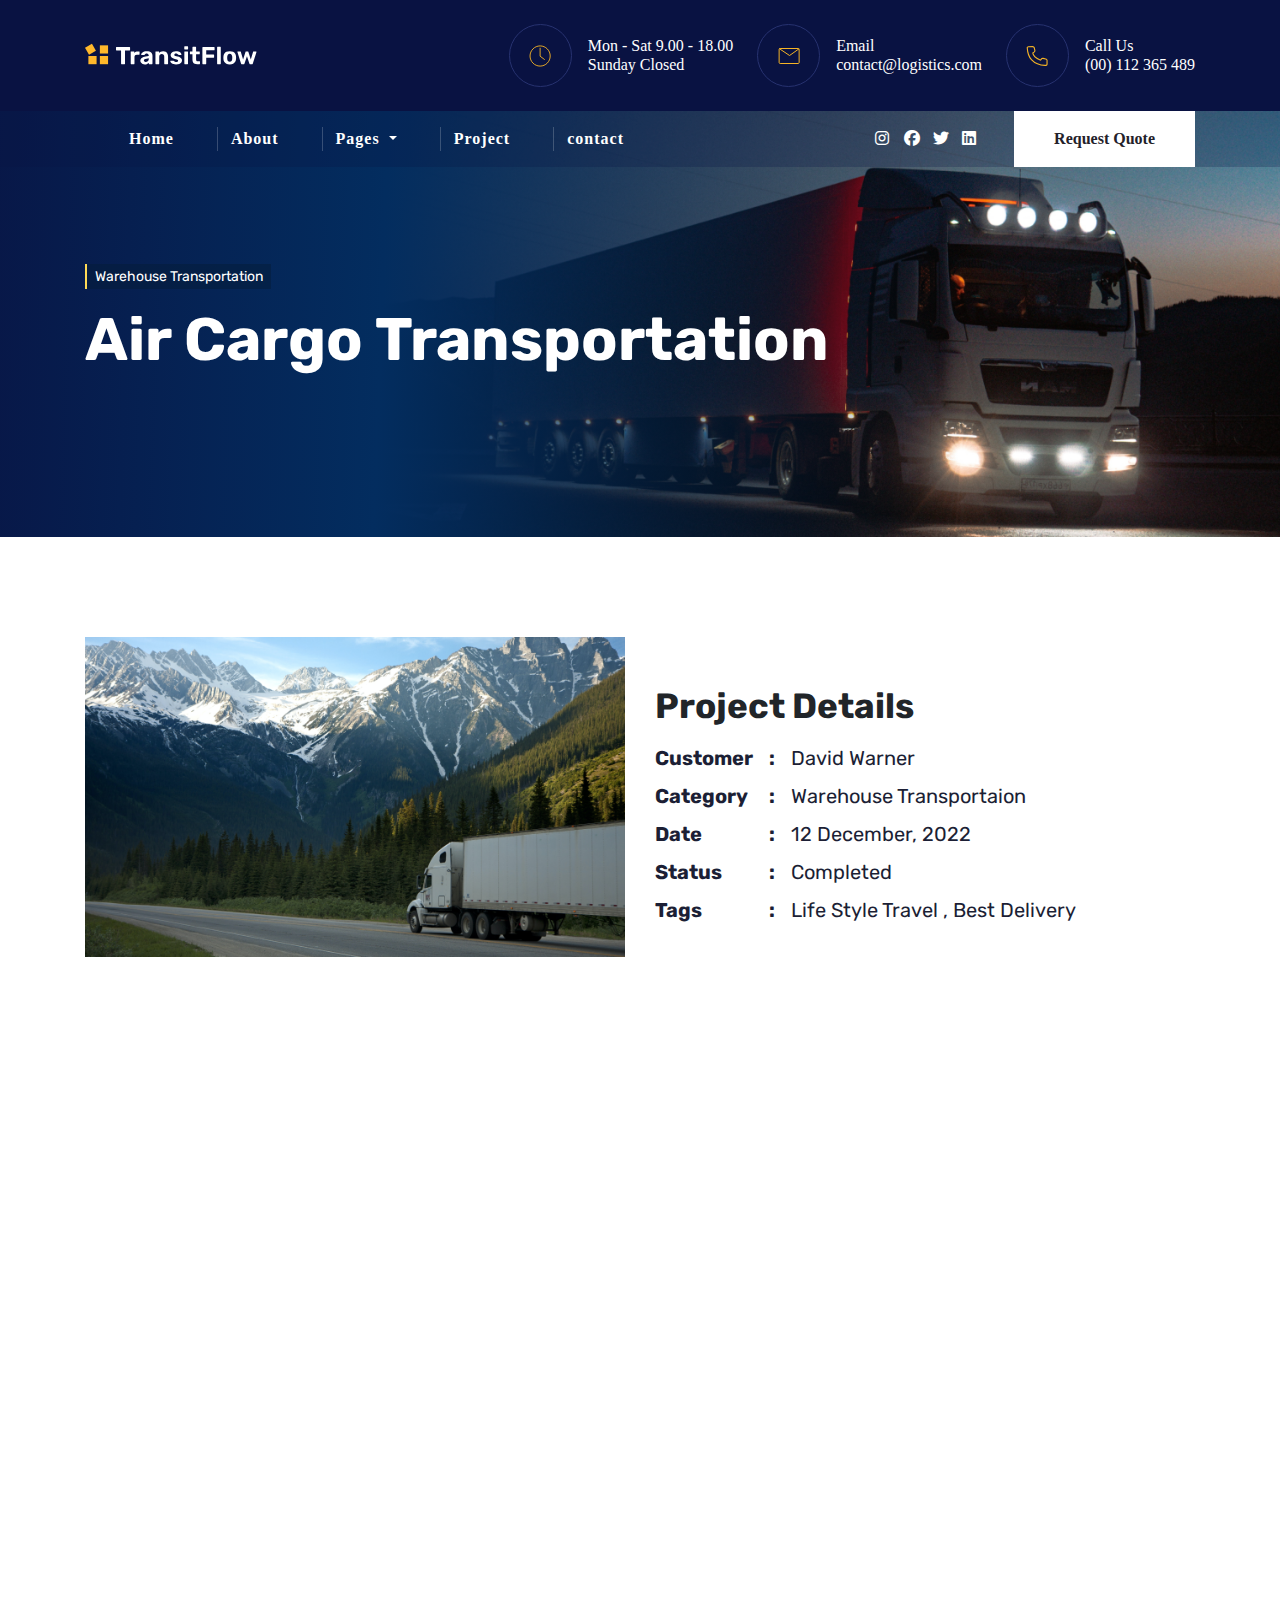
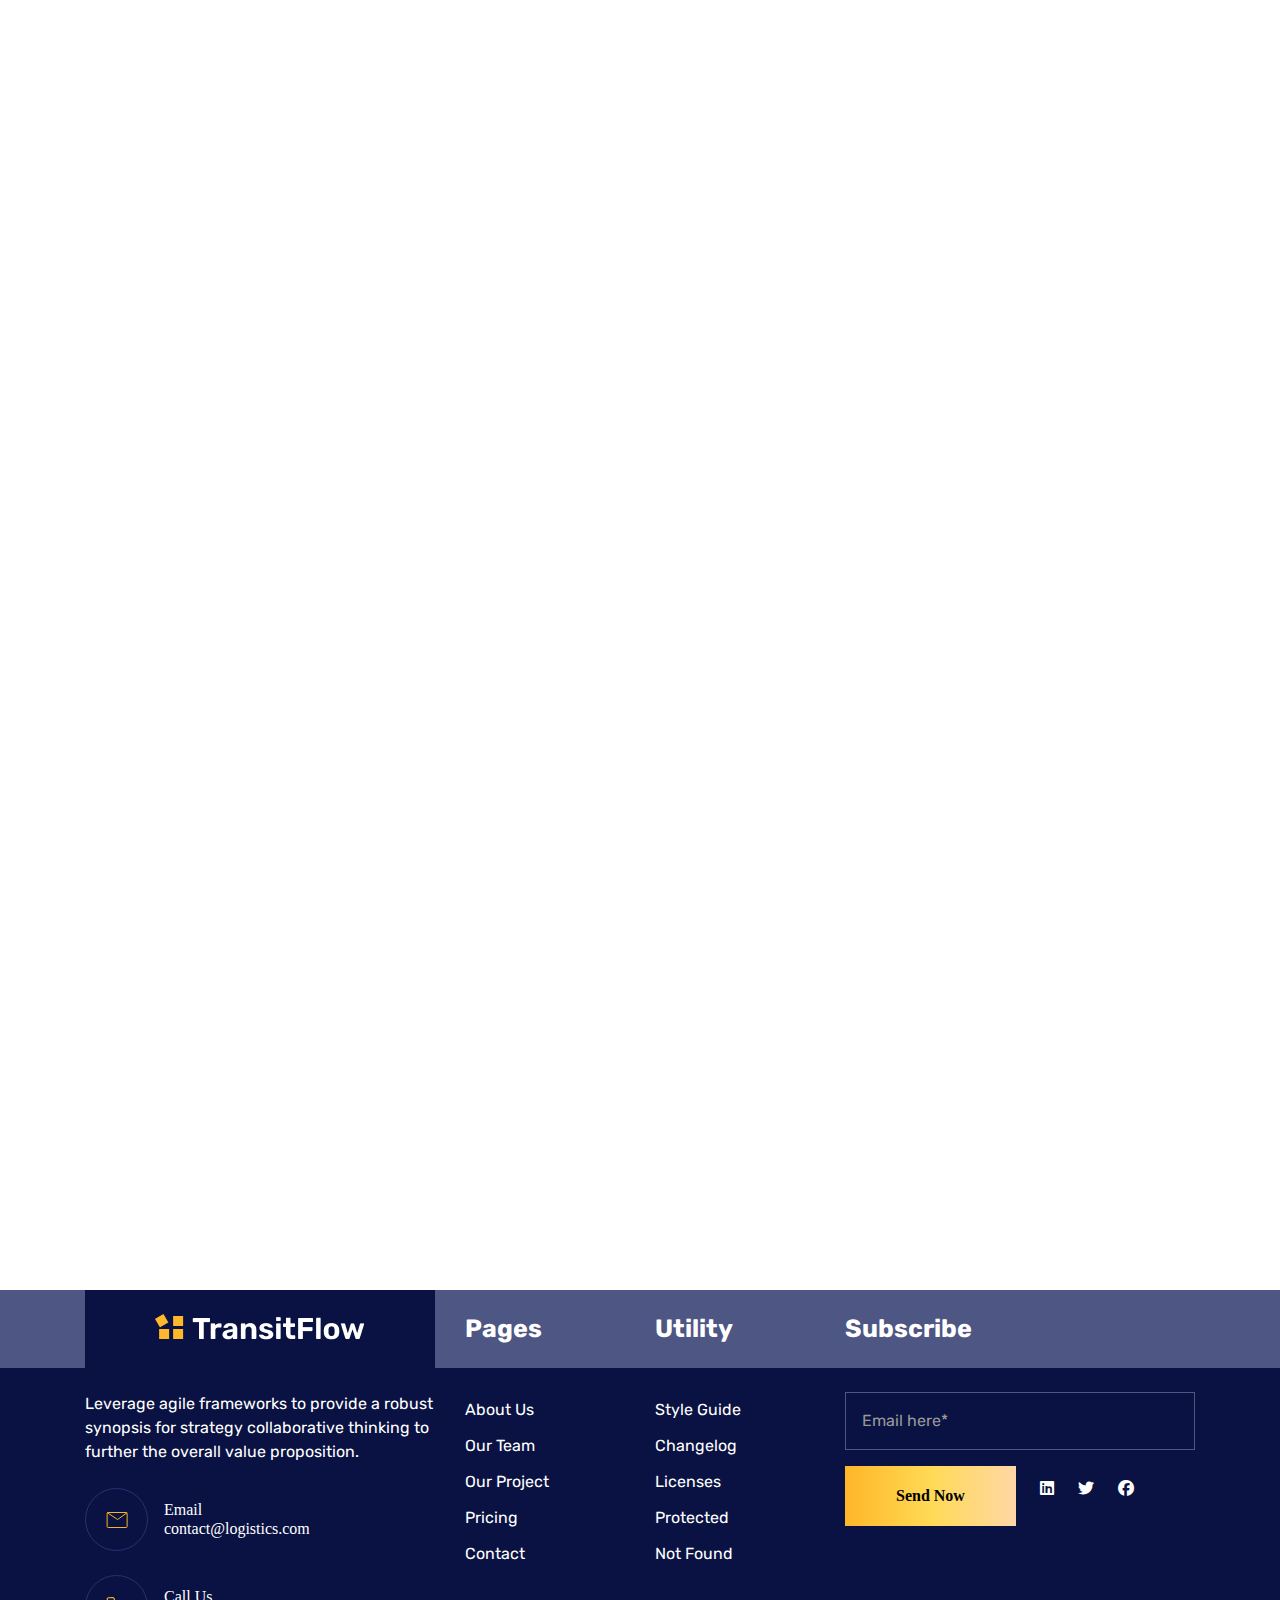
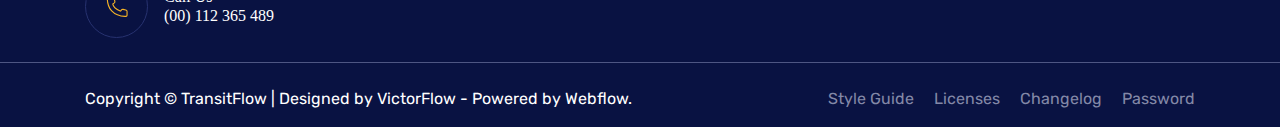
<file: transportation.html>
<!DOCTYPE html>
<html lang="en">

<head>
    <meta charset="UTF-8" />
    <meta name="viewport" content="width=device-width, initial-scale=1.0" />
    <title>Transportation</title>
    <link rel="stylesheet" href="https://cdn.jsdelivr.net/npm/bootstrap@4.0.0/dist/css/bootstrap.min.css" />
    <link rel="preconnect" href="https://fonts.googleapis.com" />
    <link rel="stylesheet" href="https://cdnjs.cloudflare.com/ajax/libs/font-awesome/6.5.2/css/all.min.css" class="" />
    <link rel="preconnect" href="https://fonts.gstatic.com" crossorigin />
    <link href="https://fonts.googleapis.com/css2?family=Rubik:ital,wght@0,300..900;1,300..900&display=swap"
        rel="stylesheet" />
    <link rel="stylesheet" href="https://cdnjs.cloudflare.com/ajax/libs/font-awesome/6.5.1/css/all.min.css" />
    <link rel="stylesheet" href="css/page.css" />
    <link rel="icon" href="images/fevicon-icon.png" />
    <meta property="og:image" content="" />
    <link rel="stylesheet" href="css/about.css" />
    <link rel="stylesheet" href="https://ka-f.fontawesome.com/releases/v6.0.0/css/pro.min.css" />
    <link rel="preconnect" href="https://fonts.googleapis.com" />
    <link rel="preconnect" href="https://fonts.gstatic.com" crossorigin />
    <link rel="stylesheet" href="css/service.css" class="" />
    <link rel="stylesheet" href="css/Project.css" class="" />
    <link rel="stylesheet" href="css/transportation.css" />
    <link rel="stylesheet" href="css/service-details.css">
    <style>
        .section {
            overflow: hidden;
            transition: opacity 0.5s, transform 1s;
            transform: translateX(-100%);
        }

        .section.active {
            opacity: 1;
            transform: translateX(0);
        }
    </style>
</head>

<body>
    <header class="header" id="header"></header>
    <section class="about-sec-1 transportation-sec-1">
        <div class="container">
            <div class="Chain-Solutions Solutions-cc">
                <span class="text-white py-1 px-2">Warehouse Transportation</span>
                <h1 class="text-white pt-3">Air Cargo Transportation</h1>
            </div>
        </div>
    </section>
    <section class="transportation-sec-2 section" id="section1">
        <div class="container">
            <div class="row">
                <div class="col-12 col-md-6 col-xl-6 col-sm-12">
                    <div>
                        <img src="images/sabar.png" alt="" width="100%" />
                    </div>
                </div>
                <div class="col-12 col-md-6 col-xl-6 col-sm-12">
                    <div class="safe-Solutions mt-5">
                        <h4 class="Transport m-0">Project Details</h4>
                        <div class="d-flex align-items-center mt-3">
                            <ul class="safe-Solutions-list classes">
                                <li class="pb-2"><strong>Customer</strong></li>

                                <li class="pb-2"><strong>Category</strong></li>
                                <li class="pb-2"><strong>Date</strong></li>
                                <li class="pb-2">
                                    <strong> Status </strong>
                                </li>
                                <li class="pb-2"><strong>Tags</strong></li>
                            </ul>
                            <ul cla class="pl-3 classes">
                                <li class="pb-2"><strong>
                                        :
                                    </strong></li>
                                <li class="pb-2"><strong>
                                        :
                                    </strong></li>
                                <li class="pb-2"><strong>
                                        :
                                    </strong></li>
                                <li class="pb-2"><strong>
                                        :
                                    </strong></li>
                                <li class="pb-2"><strong>
                                        :
                                    </strong></li>
                            </ul>
                            <ul class="pl-3 classes">
                                <li class="pb-2">David Warner</li>
                                <li class="pb-2">Warehouse Transportaion</li>
                                <li class="pb-2">12 December, 2022</li>
                                <li class="pb-2">Completed</li>
                                <li class="pb-2">Life Style Travel , Best Delivery</li>
                            </ul>
                        </div>
                    </div>
                </div>
            </div>
        </div>
    </section>
    <section class="transportation-sec-3 section" id="section2">
        <div class="container">
            <div>
                <div class="safe-Solutions">
                    <h4 class="mt-3">
                        Wharehouse Transportation
                    </h4>
                    <div class="Transport-Services border-0">
                        <p class="mb-0 mt-3 mb-3">Duis semper lacus scelerisque, aliquam leo quis, porttitor leo. Etiam
                            lobortis dapibus libero vel
                            porttitor. Nulla
                            tempor elit nec feugiat tempus.Phasellus at quam id elit hendrerit semper feugiat id nunc.
                            Morbi
                            quis justo velit. Duis
                            semper lacus scelerisque, aliquam leo quis, porttitor leo. Fusce lectus ex, pretium
                            efficitur
                            suscipit sed, faucibus vel
                            elit Integer adipiscing erat eget risus sollicitudin pellentesque non erat. Maecenas nibh
                            dolor
                            malesuada sagittis
                            accumsan ipsum. Pellentesque ultrices ultrices sapien, nec tincidunt nunc posuere.</p>


                    </div>
                    <div class="benefit d-flex align-items-center pb-2">
                        <i class="fa-solid fa-arrow-right"></i>
                        <p class="m-0 pl-3">National Customer Service Center – 24 hours a day.</p>
                    </div>
                    <div class="benefit d-flex align-items-center pb-2">
                        <i class="fa-solid fa-arrow-right"></i>
                        <p class="m-0 pl-3">Online shipping navigator lets you quote, book, and track shipments</p>
                    </div>
                    <div class="benefit d-flex align-items-center pb-2">
                        <i class="fa-solid fa-arrow-right"></i>
                        <p class="m-0 pl-3">Your Logistics Needs Are At The Heart Of Our Business</p>
                    </div>
                    <div class="benefit d-flex align-items-center pb-2">
                        <i class="fa-solid fa-arrow-right"></i>
                        <p class="m-0 pl-3">Very careful handling of valuable goods</p>
                    </div>
                    <div class="benefit d-flex align-items-center pb-2">
                        <i class="fa-solid fa-arrow-right"></i>
                        <p class="m-0 pl-3">Time saving and convenient transportation services in your area</p>
                    </div>
                </div>
                <div class="safe-Solutions mt-5">
                    <h4 class="mt-3">
                        Our Project Transportation
                    </h4>
                    <div class="Transport-Services border-0">
                        <p class="mb-0 mt-3 mb-3">Duis semper lacus scelerisque, aliquam leo quis, porttitor leo. Etiam
                            lobortis dapibus libero vel porttitor. Nulla
                            tempor elit nec feugiat tempus.Phasellus at quam id elit hendrerit semper feugiat id nunc.
                            Morbi quis justo velit. Duis
                            semper lacus scelerisque, aliquam leo quis, porttitor leo. Fusce lectus ex, pretium
                            efficitur suscipit sed, faucibus vel
                            elit Integer adipiscing erat eget risus sollicitudin pellentesque non erat. Maecenas nibh
                            dolor malesuada sagittis
                            accumsan ipsum. Pellentesque ultrices ultrices sapien, nec tincidunt nunc posuere.</p>
                        <div class="position-relative ">
                            <img src="images/image 85.png" alt="" class="" width="100%">
                            <div class="play-icon position-absolute top-0 mt-5">
                                <a href="https://youtu.be/SGP6Y0Pnhe4" target="_blank" class=""><i
                                        class="fa-solid fa-play d-flex align-items-center justify-content-center"></i></a>
                            </div>
                        </div>
                    </div>
                    <div>
                        <div class="safe-Solutions mt-3">
                            <h4 class="m-0">Related Project</h4>

                            <div class="row">
                                <div class="col-12 col-md-6 col-lg-6 col-xl-4">
                                    <button class="box" id="button-tab-img">
                                        <div class="position-relative my-3">
                                            <img src="images/star-1.png" alt="" class="" width="100%">
                                            <div class="svg-icon-111">
                                                <a href="#" class=""><svg width="30" height="30" viewBox="0 0 30 30"
                                                        fill="none" xmlns="http://www.w3.org/2000/svg">
                                                        <path d="M28.9996 10.5455V1H19.4541" stroke="white"
                                                            stroke-width="2" stroke-linecap="round"
                                                            stroke-linejoin="round"></path>
                                                        <path d="M17.5459 12.4545L29.0004 1" stroke="white"
                                                            stroke-width="2" stroke-linecap="round"
                                                            stroke-linejoin="round"></path>
                                                        <path
                                                            d="M23.9091 17.5454V27.7272C23.9091 28.0647 23.775 28.3885 23.5363 28.6271C23.2976 28.8658 22.9739 28.9999 22.6364 28.9999H2.27273C1.93518 28.9999 1.61146 28.8658 1.37277 28.6271C1.13409 28.3885 1 28.0647 1 27.7272V7.36355C1 7.026 1.13409 6.70228 1.37277 6.46359C1.61146 6.22491 1.93518 6.09082 2.27273 6.09082H12.4545"
                                                            stroke="white" stroke-width="2" stroke-linecap="round"
                                                            stroke-linejoin="round"></path>
                                                    </svg></a>
                                            </div>
                                        </div>
                                    </button>
                                </div>
                                <div class="col-12 col-md-6 col-lg-6 col-xl-4">
                                    <button class="box" id="button-tab-img">
                                        <div class="position-relative my-3">
                                            <img src="images/star.png" alt="" class="" width="100%">
                                            <div class="svg-icon-111">
                                                <a href="#" class=""><svg width="30" height="30" viewBox="0 0 30 30"
                                                        fill="none" xmlns="http://www.w3.org/2000/svg">
                                                        <path d="M28.9996 10.5455V1H19.4541" stroke="white"
                                                            stroke-width="2" stroke-linecap="round"
                                                            stroke-linejoin="round"></path>
                                                        <path d="M17.5459 12.4545L29.0004 1" stroke="white"
                                                            stroke-width="2" stroke-linecap="round"
                                                            stroke-linejoin="round"></path>
                                                        <path
                                                            d="M23.9091 17.5454V27.7272C23.9091 28.0647 23.775 28.3885 23.5363 28.6271C23.2976 28.8658 22.9739 28.9999 22.6364 28.9999H2.27273C1.93518 28.9999 1.61146 28.8658 1.37277 28.6271C1.13409 28.3885 1 28.0647 1 27.7272V7.36355C1 7.026 1.13409 6.70228 1.37277 6.46359C1.61146 6.22491 1.93518 6.09082 2.27273 6.09082H12.4545"
                                                            stroke="white" stroke-width="2" stroke-linecap="round"
                                                            stroke-linejoin="round"></path>
                                                    </svg></a>
                                            </div>
                                        </div>
                                    </button>
                                </div>
                                <div class="col-12 col-md-6 col-lg-6 col-xl-4">
                                    <button class="box" id="button-tab-img">
                                        <div class="position-relative my-3">
                                            <img src="images/star2.png" alt="" class="" width="100%">
                                            <div class="svg-icon-111">
                                                <a href="#" class=""><svg width="30" height="30" viewBox="0 0 30 30"
                                                        fill="none" xmlns="http://www.w3.org/2000/svg">
                                                        <path d="M28.9996 10.5455V1H19.4541" stroke="white"
                                                            stroke-width="2" stroke-linecap="round"
                                                            stroke-linejoin="round"></path>
                                                        <path d="M17.5459 12.4545L29.0004 1" stroke="white"
                                                            stroke-width="2" stroke-linecap="round"
                                                            stroke-linejoin="round"></path>
                                                        <path
                                                            d="M23.9091 17.5454V27.7272C23.9091 28.0647 23.775 28.3885 23.5363 28.6271C23.2976 28.8658 22.9739 28.9999 22.6364 28.9999H2.27273C1.93518 28.9999 1.61146 28.8658 1.37277 28.6271C1.13409 28.3885 1 28.0647 1 27.7272V7.36355C1 7.026 1.13409 6.70228 1.37277 6.46359C1.61146 6.22491 1.93518 6.09082 2.27273 6.09082H12.4545"
                                                            stroke="white" stroke-width="2" stroke-linecap="round"
                                                            stroke-linejoin="round"></path>
                                                    </svg></a>
                                            </div>
                                        </div>
                                    </button>
                                </div>


                            </div>
                        </div>
                    </div>

                </div>
            </div>
    </section>

    <footer class="footer-and" id="footer"></footer>
    <script src=" https://code.jquery.com/jquery-3.2.1.slim.min.js"></script>

    <script src="https://cdn.jsdelivr.net/npm/popper.js@1.12.9/dist/umd/popper.min.js"></script>
    <script src="https://cdn.jsdelivr.net/npm/bootstrap@4.0.0/dist/js/bootstrap.min.js"></script>
    <script src="js/header.js"></script>
    <script src="js/footer.js"></script>

    <script>
        document.addEventListener("DOMContentLoaded", function () {
            const sections = document.querySelectorAll('.section');

            function checkPosition() {
                sections.forEach(section => {
                    const sectionTop = section.getBoundingClientRect().top;
                    const sectionBottom = section.getBoundingClientRect().bottom;
                    if (sectionTop < window.innerHeight * 0.75 && sectionBottom > 0) {
                        section.classList.add('active');
                    } else {
                        section.classList.remove('active');
                    }
                });
            }

            checkPosition();

            window.addEventListener('scroll', checkPosition);
        });


    </script>
</body>

</html>
</file>
<file: css/page.css>
* {
    padding: 0px;
    margin: 0px;
    box-sizing: border-box;
    font-family: "Rubik", sans-serif;
}

a {
    display: inline-block;
    text-decoration: none !important;
}

ol,
li,
a {
    list-style: none;
}

.logo-svg-first img {
    height: 36px;
    width: 173px;
}

.logo-svg img {
    height: 36px;
    width: 173px;
}

.header-nabvar {
    background-color: #091242;
}

.header-top-icon img {
    width: 22px !important;
    height: 22px !important;
    width: 63px;
    height: 63px;
}

.header-top-icon {
    width: 63px;
    height: 63px;
    border-radius: 50%;
    border: 1px solid #273270;
    flex-shrink: 0;
}

.Sunday-Closed p {
    font-weight: 500;
    font-family: Krub;
    line-height: 18.9px;
}

/* true-header-start */

.true-header {
    background-color: rgba(9, 18, 66, 0.25);
    position: absolute;

    width: 100%;
}

.logo-svg {
    display: none;
}

.list-a-1 {
    font-family: Krub;
    font-weight: 600;
    font-size: 16px;
    letter-spacing: 1px;
    border-left: 1px solid rgba(255, 255, 255, 0.2);
    padding: 0px 13px !important;
}

.list-a {
    padding: 16px 15px;
    position: relative;
}

.social-icon i {
    width: 11.59px;
    height: 11.15px;
    padding-left: 25px;
}

.social-icon button {
    font-weight: 600;
    font-family: Krub;
    padding: 16px 40px;
    outline: none;
    color: #23212a;
}

/* .sec-1 */

.sec-1 {
    background-image: url("../images/home-bg.png");
    /* height: 100%;
    width: 100%; */
    padding: 150px 0px;
    background-size: cover;
}

.Chain-Solutions span {
    background-color: rgba(4, 28, 55, 0.5);
    font-family: Rubik;
    font-weight: 400;
    font-size: 14px;
    border-left: 2px solid #ffda56;
}

.Chain-Solutions h1 {
    font-weight: 700;
    font-family: Rubik;
    font-size: 60px;
}

.Chain-Solutions {
    width: 548px;
}

.Chain-Solutions p {
    font-weight: 500;
    font-size: 16px;
    font-family: Krub;
}

.Chain-Solutions button {
    position: relative;
    font-weight: 600;
    font-size: 16px;
    font-family: Krub;
    padding: 18px 51px;
    outline: none;
    background-image: linear-gradient(to right,
            #ffb629 0%,
            #ffda56 51%,
            #ffd7a6 100%);
}

.Chain-Solutions button::before {
    background-image: url(../images/Pattern.png);
    padding: 21px 27px;
    content: "";
    position: absolute;
    background-size: cover;
    right: 0;
}

.sec-2 {
    padding: 100px 0px;
}

.safe-Solutions span {
    background-color: #e8e8e8;
    font-family: Rubik;
    font-weight: 400;
    font-size: 14px;
    border-left: 2px solid #ffda56;
}

.safe-Solutions h4 {
    font-size: 35px;
    font-weight: bold;
}

.Transport-Services h4 {
    font-size: 25px;
    color: #1c1f35;
    font-family: rubik;
    font-weight: 400;
}

.Transport-Services p {
    color: #666c89;
    font-size: 16px;

    font-weight: 400;
}

.new-bg-color button:hover {
    color: #000000 !important;
    background-image: linear-gradient(to right, #ffb629 0%, #ffda56 51%, #ffd7a6 100%);
}

.Transport-Services {
    border-left: 1px solid #d8d8d8;
}

.icon-img img {
    width: 49px;
    height: 53px;
}

/* .sec-3 */

.sec-3 {
    padding: 100px 0px;
}

/* .sec-4 {
    padding: 100px 0px;
} */

.icon-4-img img {
    width: 58px;
    height: 58px;
}

.icon-4-img p {
    font-size: 25px;
    color: #1c1f35;
}


.year-plan .img-11 {
    width: 95%;
}


.girl-img {
    bottom: -25%;
    left: -1%;
    border: 30px solid #fff;
    width: 372px;
}

.sec-5 {
    padding: 100px 0px;
}

.margin-toping-0 {
    margin-top: -25%;
    z-index: 2;
    background-color: #fff;
    position: relative;
    padding: 50px;
}

.Delivered-Packages span {
    width: 17px;
    height: 17px;
    background-image: linear-gradient(270deg, #FFD7A6 0%, #FFDA56 50%, #FFB629 75%);
    display: block;
}


.Delivered-Packages h3 {
    font-size: 50px;
    color: #1C1F35;
}

.Delivered-Packages p {
    font-size: 20px;
    color: #1C1F35;
}


.border-i-px {
    border-top: 1px solid #D4D4D4;
    border-bottom: 1px solid #D4D4D4;
}

.Delivered-Packages {
    border-right: 1px solid #D4D4D4;
}

.sec-6 {
    padding: 60px 0px;
    background-image: linear-gradient(180deg, #fff 54%, #FFB629 44%);

}

.after-img-color {
    position: relative;
}

.after-img-color::after {
    background-image: linear-gradient(179deg, rgba(60, 60, 60, .2) 50%, #091242 94%);
    content: "";
    inset: 0;
    position: absolute;

}


.sec-7 {
    padding: 100px 0px;
}

.Transportation-liquid {
    margin-top: -58px;

    position: relative;
    z-index: 99;
}

.Transportation-liquid h4 {
    color: #fff;
    font-size: 20px;
}

.Transportation-liquid p {
    font-size: 16px;
    color: #FFB629;
}


.new-bg-color button {
    background-color: #1F2A69 !important;
    background-image: none;
    margin-top: 80px;
    cursor: pointer;
}

.new-bg-color {
    margin: 0 auto;
    text-align: center;
}


.sec-7 .ruled img {
    max-width: 100%;
    border-radius: 50%;
}



.r-fueloto span {
    font-size: 20px;
}

.padding-50 {
    padding: 50px;
    background-color: #F4F4F4;

    font-style: italic;
}

.padding-55 {
    background-color: #091242;
}


.ca-ndicators {
    transform: translate(17%, 45%);
}


.sec-7 .carousel-control-prev-icon {
    background-image: none !important;
}

.sec-7 .carousel-control-next-icon {
    background-image: none !important;
    transform: rotate(180deg);
}


.sec-7 .carousel-control-prev .carousel-control-prev-icon i {
    position: absolute;
    color: black;
    font-size: 20px;
    border-radius: 50px;
    top: -17%;
    padding: 20px 20px;
    background-image: linear-gradient(140deg, #FFDA56 50%, #FFB629 100%);
    left: 567%;
    width: 60px;
    height: 60px;

}


.sec-7 .carousel-control-next .carousel-control-next-icon i {
    position: absolute;
    color: black;
    font-size: 20px;
    border-radius: 50px;
    top: 1113%;
    padding: 20px 20px;
    background-image: linear-gradient(140deg, #FFDA56 50%, #FFB629 100%);
    right: 3%;
    width: 60px;
    height: 60px;
}


.sec-8 {
    padding: 100px 0px;
    background-image: linear-gradient(90deg, #091242 50%, #F4F4F4 31%);
}



.ss img {
    width: 100%;
    height: 216px;
    object-fit: cover;

}

.carousel-control-next,
.carousel-control-prev {
    opacity: 1 !important;
}

.support {
    font-size: 15px !important;
}

/* .sec-9 */

.sec-9 {
    padding: 100px 0px;
}


.twitter-22 {
    background-image: linear-gradient(140deg, #FFD7A6 0%, #FFB629 0%, #FFDA56 75%);
    padding: 15px 25px;
    right: 0;
    bottom: -23px;

}


.twitter-22 i {
    font-size: 21px;
    padding-left: 20px;
    color: #1C1F35;
}


.Jessca-arrow {
    background-color: #1C1F35;
}

.sec-10 {
    background-color: #091242;
    padding: 100px 0px;
}


.playsolder input {
    border: 1px solid #4E5683;
    background-color: transparent;
    outline: none;
    width: 100%;
    padding: 11px 11px;
    color: #fff !important;
}

.playsolder input::placeholder {
    color: #fff;

}


.text-ariya {
    width: 100%;
    outline: none;
    border: 1px solid #4E5683;
    background-color: transparent;
    color: #fff;

}

.text-ariya::placeholder {
    color: #fff;
}

.Chain-Solutions-1 button {
    font-weight: 600;
    font-size: 16px;
    font-family: Krub;
    padding: 18px 51px;
    outline: none;
    background-image: linear-gradient(to right, #ffb629 0%, #ffda56 51%, #ffd7a6 100%);
}



.Inland-ss p {
    font-size: 40px;
    font-weight: bold;
    color: #1C1F35;
}


.Inland-ss span {
    font-size: 16px;

    color: #666C89;
}

.sec-11 {
    padding: 100px 0px;
}

.sec-11 .latest-news img {
    width: 450px;
    height: 308px;
}

.business-text h3 {
    font-size: 25px;
    color: #1C1F35;
}


.list-text-wo li {
    list-style: disc;
    color: #1C1F35;
    font-size: 16px;
    line-height: 28px;
}


.Inland-ss {
    border-right: 1px solid #D6D6D6;
    height: 100%;

}

.freight-2 {
    border-top: 1px solid #D6D6D6;
    border-bottom: 1px solid #D6D6D6;
}

.border-and-bg {
    background-color: rgba(28, 31, 53, .8);
    display: flex;

    top: 0;
    bottom: 0;
    width: 73%;
    margin: 63px 55px;
    transition: all 0.5s;
    opacity: 0;

}

.border-and-bg:hover {
    opacity: 1;
}

.border-and-bg a {
    font-size: 16px;
    outline: 1px solid #fff;
    padding: 10px 20px;
    outline-color: rgba(28, 31, 53, .8);
    outline-offset: -80px;
    transition: all 0.5s;
}

.new-bg-color-1 {

    outline: 1px solid #091242 !important;
    transition: all 0.9s;
    border: none;
    color: #ffffff !important;
    outline-color: #ffffff !important;
    outline-offset: -273px;


}

.new-bg-color-1:hover {
    outline-offset: 7px;
    color: #091242 !important;
    background-color: transparent !important;
    outline-color: #091242 !important;



}

.border-and-bg a:hover {
    outline-offset: -2px;
    outline-color: #fff;

}

/* .sec-12 {
    padding: 100px 0px;
} */


.home-footer-1 {
    padding: 0px 0px 0px 0px;
    background-color: #091242;
}

.list-a-11 a strong {
    font-size: 25px;
    color: #fff;
    width: 100%;

}

.list-a-11 {
    padding: 20px 0px;
}

.footer-top {
    background-color: #4E5683;

}

.list-a-11 li a {
    font-size: 16px;
    line-height: 36px;
}

.footer-input input {
    width: 100%;
    background-color: transparent;
    outline: none;
    border: 1px solid #4E5683;
    color: #fff;
}

.footer-input input::placeholder {
    color: #999999;
}


.footer-logo {
    background-color: #091242;
    padding: 21px 0px;
}


.footer-list-ul-li li a {
    font-size: 16px;
    color: #8388A7 !important;

}

.transhfollw {
    font-size: 16px;
}

.border-top-99 {
    border-top: 1px solid #4E5683;
}


.gragiyant {
    background-color: #FFE094;
    width: 52%;
    bottom: 15px;
    margin: 0 auto;
    left: 25%;
}

.gragiyant-1 {
    padding: 10px 17px;
    position: relative;
    z-index: 99;
    background-color: #FFE094;
}




.header {
    position: relative;
    z-index: 99;
}


.gragiyant-1::after {
    position: absolute;
    content: "";
    clip-path: polygon(0 0, 39% 0, 59% 100%, 0 100%, 0% 50%);
    inset: 0;
    background-color: #FFBC30;
    z-index: -1;
}

.navbar-light .navbar-toggler {
    background-color: rgb(255, 255, 255);
    outline: none !important;
}

@media (max-width: 1200px) {
    .social-icon {
        display: flex;
        align-items: center;
    }

    .padding-50 {
        padding: 21px;
    }

    .Chain-Solutions {
        width: 100%;
    }

    /* .Transportation-liquid h4 {

        font-size: 12px;
    } */
    /* 
    .Transportation-liquid p {
        font-size: 12px;
    } */

    .sec-7 .carousel-control-next .carousel-control-next-icon i {
        top: 1175%;
        right: 47%;
    }

    .gragiyant {
        width: 66%;
        left: 20%;
    }

    .didplay-noen {
        display: block !important;
    }

    .safe-Solutions h4 {
        font-size: 22px;
        margin-bottom: 20px;
    }

    .Transport-Services p {
        font-size: 14px;

    }

    .sec-11 .latest-news img {
        width: 394px;
        height: 296px;
    }

}

@media (max-width: 992px) {
    .true-header {
        background-color: #091242;
        padding: 10px 0px;
    }

    .logo-svg {
        display: block;
    }

    .header-nabvar {
        padding: 7px 0px !important;
        display: none;
    }

    .header-nabvar-1 {
        display: none !important;
    }

    /* 
    .girl-img {
        position: static !important;
        border: none;
        width: 95%;
    } */

    .year-plan {
        margin-top: 20px;
    }

    .year-plan .img-11 {
        width: 100%;
    }

    .after-img-color {
        margin-top: 40px;
    }

    .carousel-item .row {
        display: block;
    }

    .padding-50 {
        width: 100%;
    }

    .sec-7 .carousel-control-next .carousel-control-next-icon i {

        top: 333px;
        right: 140%;

    }

    .sec-8 {
        background-image: linear-gradient(180deg, #091242 31%, #F4F4F4 31%);
    }



    .margin-toping-0-1 {
        margin-top: 40px;
    }

    .didplay-noen {
        display: flex !important;
    }

    .sec-11 .latest-news img {
        width: 100%;
        height: 50%;
    }

    .border-and-bg {
        width: 64%;
        height: 11%;
    }

    .dispaly-flex-media {
        display: block !important;

    }

    .Chain-Solutions-1 {
        margin-bottom: 20px;
    }

    .button-tab {
        width: 100%;
    }
}

@media (max-width: 768px) {

    .sec-7 .carousel-control-prev .carousel-control-prev-icon i {
        display: none;
    }

    .sec-7 .carousel-control-next .carousel-control-next-icon i {
        display: none;
    }

    .Chain-Solutions h1 {
        font-weight: 700;
        font-family: Rubik;
        font-size: 23px;
    }

    .topping {
        margin-top: 30px;
    }

    .sec-7 .carousel-control-next .carousel-control-next-icon i {
        top: 362px;
        right: 191%;
    }


    .ca-ndicators {
        transform: translate(-1%, 45%);
    }


    .ss {
        margin: 0px !important;
    }

    .Chain-Solutions-1 {
        margin-bottom: 20px;
    }

    .Inland-ss {
        padding: 30px 0px;
    }

    .footer-top {
        display: none;
    }

    .display-none-text {
        display: block !important;
    }

    .margin-toping-0 {
        padding: 0;
    }

    .safe-Solutions {
        padding-top: 20px;
    }

    .didplay-noen {

        display: block !important;
    }

    .hhhh {
        display: block !important;
    }

    .sec-10 {
        padding: 31px 0px;
    }

    .border-and-bg {
        width: 64%;
        height: 57%;
    }

    .transhfollw {
        font-size: 13px;
    }

    .footer-list-ul-li li a {
        font-size: 13px;
    }

    .border-top-99 {
        padding: 10px 0px;
    }

    .sec-1 {
        padding: 148px 0px 54px 0px;

        background-position: bottom;
    }

    .sec-7 .ca-ndicators {
        display: none;
    }

    .Delivered-Packages {
        border: none;
    }

    .Inland-ss {
        border: none;
    }

    .sec-5 {
        padding: 100px 0px 0px 0px;
    }

    .gragiyant {
        width: 88%;
        left: 6%;
    }

    .sec-8 {
        padding: 50px 0px;
    }

    .sec-9 {
        padding: 50px 0px;
    }




}

.display-none-text {
    display: none;
}

@media (max-width: 576px) {
    .sec-7 .carousel-control-next .carousel-control-next-icon i {
        top: 370px;
        right: -407%;
    }


    .sec-7 .carousel-control-prev .carousel-control-prev-icon i {

        top: -18%;
        padding: 20px 20px;
        background-image: linear-gradient(140deg, #FFDA56 50%, #FFB629 100%);
        left: 404%;
    }


    .girl-img {
        bottom: -34%;
        left: -1%;
        border: 30px solid #fff;
        width: 101%;
    }

}



@media (max-width: 400px) {
    .sec-7 .carousel-control-next .carousel-control-next-icon i {
        top: 420px;
        right: -195%;
    }

}









.icon {
    width: 50px;
    height: 50px;
    border: none;
    background-size: cover;
    cursor: pointer;
}

.like {
    background-image: url('like-icon.png');
    /* Replace 'like-icon.png' with your image */
}

.tab {
    background-image: url('tab-icon.png');
    /* Replace 'tab-icon.png' with your image */
}

.color-container {
    margin-top: 20px;
}

.color-container input {
    width: 50px;
    height: 50px;
}
</file>
<file: css/about.css>
.sec-33 {
    padding: 100px 0px;
}

.about-sec-1 {
    background-image: url("../images/about.png");
    background-size: cover;
    padding: 153px 0px;
    position: relative;
}

.about-sec-1::after {
    position: absolute;
    content: "";
    background-image: linear-gradient(92deg,
            #091242 -8%,
            #032d5f 30%,
            rgba(191, 214, 65, 0) 75%);
    inset: 0;
}

.Solutions-cc {
    width: 100%;
    position: relative;
    z-index: 9;
}

.about-sec-2 {
    padding: 100px 0px;
}

.booking-man img {
    border: 30px solid #fff;
    width: 392px;
    width: 80%;

}

.booking-man {
    bottom: -25%;
    right: -28%;
}

.padding-about {
    padding-left: 92px;
}

.approch li a {
    color: #000000;
    padding: 10px 20px;
    font-size: 19px;
    background-color: #F4F4F4;
    transition: all 0.9s;
}


.approch li a:focus {
    background-color: #FFB82B;
    color: #fff !important;
}

.approch li {
    margin: 0px 6px;
}

.approch li a:hover {
    background-color: #FFB82B;
    color: #fff !important;
}

.Ecport-button button {

    margin: 0px !important;
}


/* .about-sec-3 */

.about-sec-3 {
    padding: 100px 0px;
}

.about-sec-4 {
    padding: 100px 0px;
}

.about-sec-5 {
    padding: 100px 0px;
    background-color: #F4F4F4;
}

.hover-box h5 {
    font-size: 30px;
    transition: all 0.9s;
    color: #1C1F35;
}

.hover-box:hover h5 {
    color: #fff;
}

.about-sec-6 {
    padding: 100px 0px;
}

.hover-box {
    background-color: #F4F4F4;
    transition: all 0.9s;
}

.hover-box:hover {
    color: #fff !important;
    background-color: #091242;
}

.hover-box p {
    font-size: 85px;
    font-weight: bold;
    border-bottom: 1px solid #D6D6D6;
    color: #1C1F35;
    transition: all 0.9s;
}

.hover-box:hover p {
    color: #fff;
}

.hover-box p span {
    font-size: 22px;
    font-size: #1C1F35;
    font-weight: 500;
    transition: all 0.9s;
}

.hover-box:hover p span {
    color: #fff;
}

.hover-box h3 {
    font-size: 20px;
    color: #1C1F35;
    font-weight: 400;
    margin: 0px !important;
    /* border-top: 1px solid; */
    border-bottom: 1px solid #D6D6D6;
    transition: all 0.9s;
}

.hover-box:hover h3 {
    color: #fff;
}

.list-topick {
    width: 100%;
}

.abuot-sec-7 {
    padding: 100px 0px;
}

.abuot-sec-8 {
    padding: 100px 0px;
}


.border-0-redff {
    border: 1px solid #4E5683;
}


@media (max-width: 1200px) {
    .booking-man img {
        display: none;

    }



    .back-box {
        background-color: #091242 !important;
        bottom: 22px !important;
        right: 33% !important;
        position: absolute !important;
        width: 69% !important;
    }
}

@media (max-width: 992px) {
    .about-sec-1 {

        background-position: right;
    }

    .approch li a {
        margin-bottom: 10px;
    }

    .about-sec-3 {
        padding: 0px;
    }

    .about-sec-6 {
        padding: 0px;
    }



    .back-box {
        position: static !important;
        width: 100% !important;
    }

    .accordion .accordion-item .accordion-item-description-wrapper .accordion-item-description p {
        font-size: 13px;

    }
}



@media (max-width: 768px) {

    .padding-about {
        padding: 10px 0px 0px 0px;
    }
}


@media (max-width: 576px) {}





:root {
    --border-color: #cccccc;
    --background-color: #f1f1f1;
    --transition: all 0.2s ease;
}





.accordion {
    display: flex;
    flex-direction: column;
    gap: 10px;
    max-width: 500px;
}



.accordion .accordion-item .accordion-item-description-wrapper hr {
    border: none;
    border-top: 1px solid var(--border-color);
    visibility: visible;
}

.accordion .accordion-item.open .accordion-item-description-wrapper hr {
    visibility: visible;
}

.accordion .accordion-item .accordion-item-header {
    display: flex;
    align-items: center;
    justify-content: space-between;
    padding: 10px;
    cursor: pointer;
}

.accordion .accordion-item .accordion-item-header .accordion-item-header-title {
    color: #1C1F35 !important;
    font-size: 20px !important;
    font-weight: 400;
}

.accordion .accordion-item .accordion-item-header .accordion-item-header-icon {
    transition: var(--transition);
    transform: rotate(-86deg);
}

.accordion .accordion-item.open .accordion-item-header .accordion-item-header-icon {
    transform: rotate(-180deg);
}

.accordion .accordion-item .accordion-item-description-wrapper {
    display: grid;
    grid-template-rows: 0fr;
    overflow: hidden;
    transition: var(--transition);
}

.accordion .accordion-item.open .accordion-item-description-wrapper {
    grid-template-rows: 1fr;
}

.accordion .accordion-item .accordion-item-description-wrapper .accordion-item-description {
    min-height: 0;
}

.accordion .accordion-item .accordion-item-description-wrapper .accordion-item-description p {
    padding: 10px;
    line-height: 1.5;
    font-size: 16px;
    color: #666C89 !important;
    line-height: 25px;
}



.accordion-item-header:hover svg {
    color: #FFB82B;
}

.back-box {
    background-color: #091242;
    bottom: 118px;
    right: 68%;
    position: absolute;
    width: 50%;

}

.asked-man h4 {
    font-size: 20px;
}
</file>
<file: css/service.css>
.secrvice-2 {
    background-color: #F4F4F4 !important;
    padding: 100px 0px;

}


.Solutions-sec-1 {
    background-image: url(../images/bahan.png);
    background-size: cover;
    padding: 153px 0px;
    position: relative;
}

@media (max-width:768px) {

    .padding-jiro {
        padding-left: 0px !important;
    }

}
</file>
<file: css/Project.css>
.Project-sec-1 {
    background-image: url("../images/projecthawai.png") !important;
}

.project-sec-2 {
    padding: 100px 0px;
}

.svg-icon-111 {
    background-color: rgba(28, 31, 53, 0.9);
    position: absolute;
    top: 15px;
    left: 30px;
    width: 288px;
    height: 288px;
    display: flex;
    justify-content: center;
    align-items: center;
    opacity: 0;
}

.svg-icon-111:hover {
    opacity: 1;
}

#button-tab-img {
    background-color: transparent;
    border: none;
    width: 100%;
    outline: none;

}

@media (max-width:768px) {

    .svg-icon-111 {
        background-color: rgba(28, 31, 53, 0.9);
        position: absolute;
        top: 98px;
        left: 112px;
    }
}

@media (max-width:578px) {

    .svg-icon-111 {
        background-color: rgba(28, 31, 53, 0.9);
        position: absolute;
        top: 61px;
        left: 72px;
    }

    .svg-icon-111 {

        width: 222px;
        height: 222px;
    }
}
</file>
<file: css/transportation.css>
.transportation-sec-1 {
    background-image: url("../images/tran.png");
}

.transportation-sec-2 {
    padding: 100px 0px;
}

.classes li {
    font-size: 20px;
    color: #1c1f35;
}

.transportation-sec-3 {
    padding: 100px 0px;
}

.benefit p {
    font-size: 20px;
    color: #1c1f35;
}

@media (max-width:768px) {
    .play-icon {
        margin: 0px !important;
    }
}
</file>
<file: css/service-details.css>
.service-details-sec-1 {
    background-image: url(../images/darm.png);
    background-size: cover;
    padding: 153px 0px;
    position: relative;
}

.service-details-sec-2 {
    padding: 100px 0px;
}

.service-details-sec-3 {
    padding: 100px 0px;
}

.benefit p {
    font-size: 20px;
    color: #1c1f35;
}

.play-icon {
    top: 34%;
    left: 45%;
}

.play-icon i {
    width: 72px;
    height: 72px;
    line-height: 0;
    background-color: rgb(255, 255, 255);
    color: #1c1f35;
    border-radius: 50px;
    cursor: pointer;
    animation: box-shadow 1s infinite;
}

@keyframes box-shadow {
    0% {
        box-shadow: 0 0 0 0px rgba(255, 255, 255, 0.1);
    }

    100% {
        box-shadow: 0 0 0 35px rgba(255, 255, 255, 0.2);
    }

}

@media (max-width: 1200px) {}

@media (max-width: 992px) {}

@media (max-width: 768px) {
    .benefit p {
        font-size: 15px;
        color: #1c1f35;
    }

    .service-details-sec-3 {
        padding: 16px 0px;
    }

    .service-details-sec-2 {
        padding: 40px 0px;
    }

    .play-icon {
        top: 32%;
        left: 40%;
    }


    .play-icon i {
        width: 62px;
        height: 62px;
    }


}

@media (max-width: 576px) {}

@media (max-width: 400px) {}
</file>
<file: css/latest.css>
.team-sec-1 {
    background-image: url("../images/asaoto.png") !important;
}
</file>
<file: css/our-best-price.css>
.our-best-price-sec-1 {
            background-image: url("../images/moring-year.png");
            background-size: cover;
            padding: 99px 0px;
            position: relative;
        }

        .our-best-price-sec-1::after {
            position: absolute;
            content: "";
            background-image: linear-gradient(92deg, #091242 -8%, #032d5f 30%, rgba(191, 214, 65, 0) 75%);
            inset: 0;
        }

        .our-best-price-sec-2 {
            padding: 100px 0px;
        }

        .our-best-text span {
            font-size: 350px;
            font-weight: bold;
            color: #1C1F35
        }

        .our-best-text .jiro {
            color: #FFB82B;
        }


        @media (max-width:1200px) {
            .our-best-text span {
                font-size: 90px;
            }

            .our-best-price-sec-2 {
                padding: 27px 0px;
            }
        }
</file>
<file: css/ourtheem.css>
.ourtheem {
    background-image: url("../images/order.png");
    background-size: cover;
    padding: 153px 0px;
    position: relative;
}

.ourtheem::after {
    background-image: linear-gradient(92deg,
            #091242 -112%,
            #032d5f -79%,
            rgba(191, 205, 19, 0));

    position: absolute;
    inset: 0;
    content: "";
}

.border-1-1 {
    border-top: 1px solid #D6D6D6;
}
</file>
